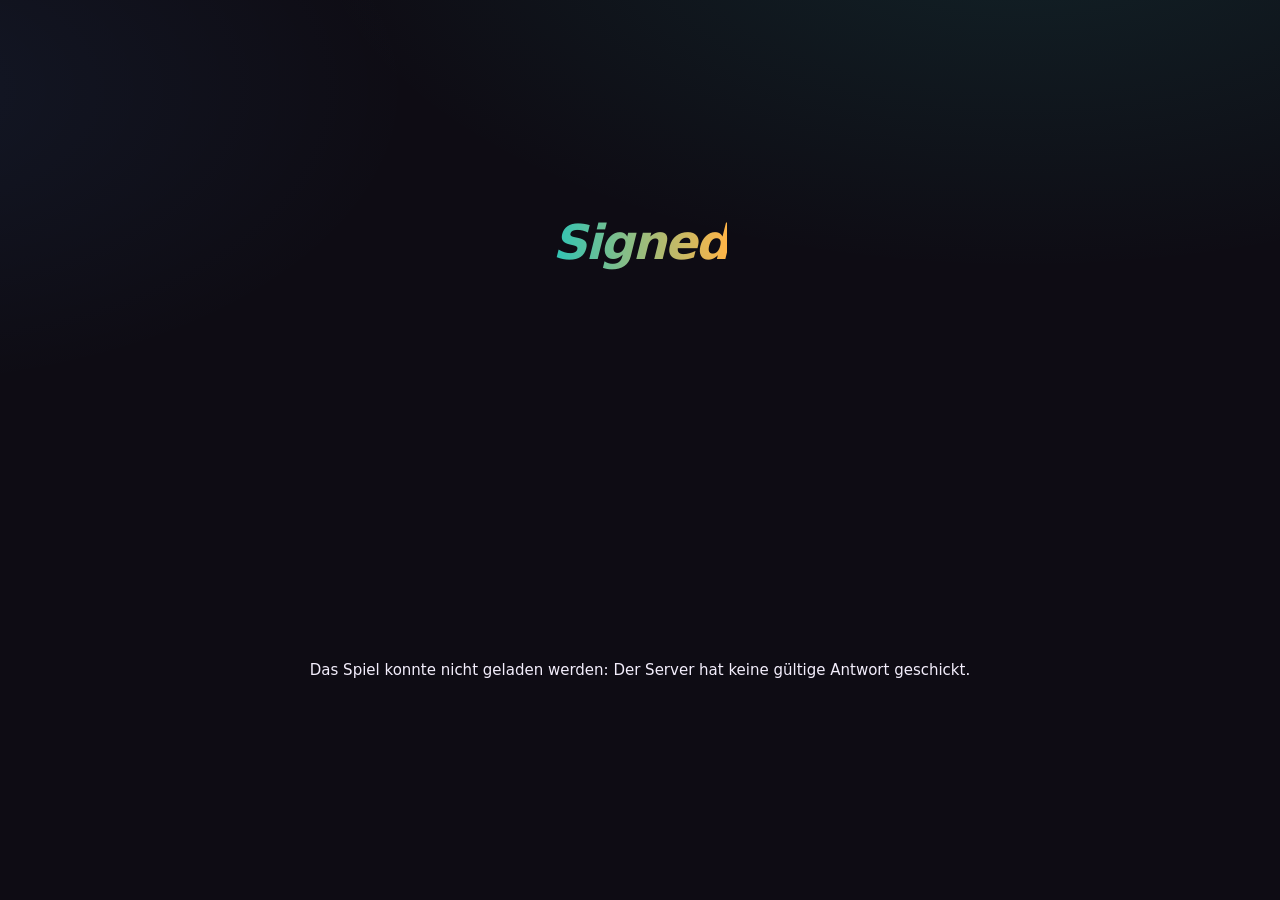
<file: public/index.html>
<!doctype html>
<html lang="de">
<head>
  <meta charset="utf-8">
  <meta name="viewport" content="width=device-width, initial-scale=1, viewport-fit=cover">
  <meta name="theme-color" content="#0e0c14">
  <title>Signed</title>
  <link rel="icon" href="assets/img/favicon.png" type="image/png" sizes="64x64">
  <link rel="icon" href="assets/img/icon-192.png" type="image/png" sizes="192x192">
  <link rel="apple-touch-icon" href="assets/img/apple-touch-icon.png">
  <link rel="manifest" href="manifest.webmanifest">
  <meta name="apple-mobile-web-app-capable" content="yes">
  <meta name="mobile-web-app-capable" content="yes">
  <meta name="apple-mobile-web-app-title" content="Signed">
  <meta name="apple-mobile-web-app-status-bar-style" content="black-translucent">
  <link rel="stylesheet" href="assets/css/app.css">
</head>
<body>
  <div id="app"><div class="boot"><span class="logo">Signed</span></div></div>
  <div id="modal-root"></div>
  <div id="toast-root" aria-live="polite"></div>
  <noscript>Signed braucht JavaScript.</noscript>
  <script type="module" src="assets/js/main.js"></script>
</body>
</html>
</file>
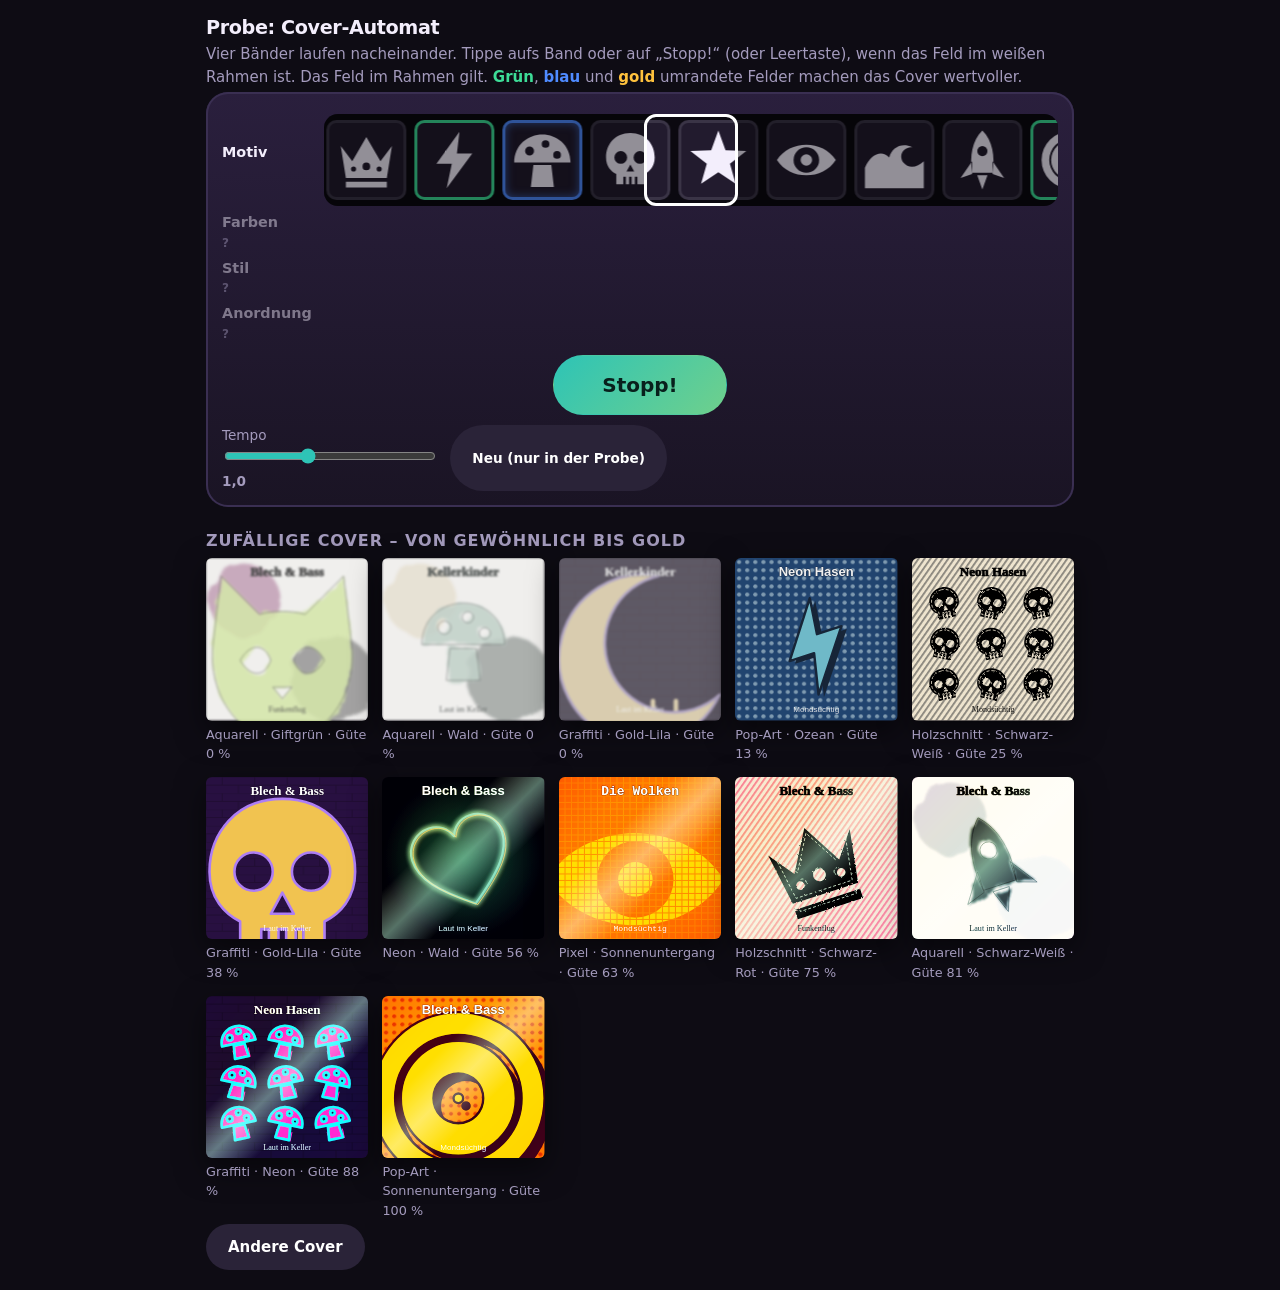
<file: public/probe-cover.html>
<!doctype html>
<html lang="de">
<head>
  <meta charset="utf-8">
  <meta name="viewport" content="width=device-width, initial-scale=1">
  <title>Signed – Probe: Cover-Automat</title>
  <link rel="stylesheet" href="assets/css/app.css">
  <style>
    :root { --gold: #ffc23d; --blue: #4f8bff; --green: #3ddc97; }
    body { margin: 0; font-family: system-ui, sans-serif; color: #f3eefc; background: #0e0c14; }
    main { max-width: 900px; margin: 0 auto; padding: 16px; }
    h1 { font-size: 1.2rem; margin: 0 0 4px; }
    h2 { font-size: 1rem; margin: 24px 0 8px; color: #a49bbd; text-transform: uppercase; letter-spacing: 0.06em; }
    p { color: #a49bbd; margin: 4px 0; }
    button { font: inherit; font-weight: 800; padding: 12px 22px; border-radius: 999px; border: 0; background: #ff4f8b; color: #fff; touch-action: manipulation; }
    button.ghost { background: #2a2338; }
    .machine { background: linear-gradient(180deg, #2a1f3d, #1a1424); border-radius: 22px; padding: 16px; box-shadow: inset 0 0 0 2px #3a2f52; }
    .controls { display: flex; gap: 10px; align-items: center; justify-content: center; margin-top: 14px; flex-wrap: wrap; }
    .stop { font-size: 1.3rem; padding: 16px 48px; }
    .result { display: grid; grid-template-columns: minmax(200px, 320px) 1fr; gap: 20px; align-items: center; margin-top: 18px; }
    @media (max-width: 600px) { .result { grid-template-columns: 1fr; } .reel-row { grid-template-columns: 1fr; } }
    .cover { width: 100%; height: auto; display: block; border-radius: 6px; box-shadow: 0 10px 30px rgba(0, 0, 0, 0.5); }
    .cover-frame { padding: 8px; border-radius: 10px; background: #2a2338; }
    .cover-frame.q1 { background: var(--green); }
    .cover-frame.q2 { background: var(--blue); }
    .cover-frame.q3 { background: linear-gradient(135deg, #fff1b8, var(--gold), #b8860b, var(--gold)); }
    .chips span { display: inline-block; margin: 2px 4px 2px 0; padding: 3px 10px; border-radius: 999px; background: #2a2338; font-size: 0.85rem; font-weight: 700; }
    .chips .r1 { box-shadow: inset 0 0 0 2px var(--green); }
    .chips .r2 { box-shadow: inset 0 0 0 2px var(--blue); }
    .chips .r3 { box-shadow: inset 0 0 0 2px var(--gold); color: var(--gold); }
    .gallery { display: grid; grid-template-columns: repeat(auto-fill, minmax(150px, 1fr)); gap: 14px; }
    .gallery figure { margin: 0; }
    .gallery figcaption { font-size: 0.8rem; color: #a49bbd; margin-top: 4px; }
    .tune { display: flex; gap: 16px; flex-wrap: wrap; font-size: 0.85rem; color: #a49bbd; margin-top: 10px; }
  </style>
</head>
<body>
<main>
  <h1>Probe: Cover-Automat</h1>
  <p>Vier Bänder laufen nacheinander. Tippe aufs Band oder auf „Stopp!“ (oder Leertaste), wenn das Feld im weißen Rahmen ist.
    Das Feld im Rahmen gilt. <b style="color:var(--green)">Grün</b>, <b style="color:var(--blue)">blau</b> und
    <b style="color:var(--gold)">gold</b> umrandete Felder machen das Cover wertvoller.</p>

  <div class="machine">
    <div class="reels"></div>
    <div class="tune">
      <label>Tempo <input type="range" min="0.5" max="1.8" step="0.1" value="1" data-speed> <b data-speed-out>1,0</b></label>
      <button class="ghost" data-restart>Neu (nur in der Probe)</button>
    </div>
  </div>

  <div class="result" hidden></div>

  <h2>Zufällige Cover – von gewöhnlich bis gold</h2>
  <div class="gallery"></div>
  <p><button class="ghost" data-more>Andere Cover</button></p>
</main>
<script type="module">
  import { LAYOUTS, MOTIFS, PALETTES, STYLES, coverQuality, coverSvg } from './assets/js/cover.js';
  import { createCoverMachine, reelLabel } from './assets/js/cover-machine.js';

  const CELLS = 14;
  const RARITY_COUNTS = [8, 3, 2, 1];
  const SPEEDS = [6, 7.5, 9, 10.5];
  const pick = (list) => list[Math.floor(Math.random() * list.length)];
  const shuffle = (list) => list.map((x) => [Math.random(), x]).sort((a, b) => a[0] - b[0]).map((x) => x[1]);
  const OPTIONS = { motif: Object.keys(MOTIFS), palette: Object.keys(PALETTES), style: Object.keys(STYLES), layout: Object.keys(LAYOUTS) };
  const $ = (s) => document.querySelector(s);
  let machine = null;

  function buildReel(key) {
    let pool = [];
    const items = shuffle(RARITY_COUNTS.flatMap((n, r) => Array(n).fill(r))).map((rarity) => {
      if (!pool.length) pool = shuffle(OPTIONS[key]);
      return { key: pool.pop(), rarity };
    });
    return { key, items };
  }

  function start() {
    machine?.destroy();
    $('.result').hidden = true;
    const reels = Object.keys(OPTIONS).map(buildReel);
    const factor = Number($('[data-speed]').value);
    machine = createCoverMachine($('.reels'), { reels, speeds: SPEEDS.map((s) => s * factor), onDone: (picks) => showResult(reels, picks) });
  }

  function showResult(reels, picks) {
    const items = reels.map((r, i) => r.items[picks[i]]);
    const spec = { motif: items[0].key, palette: items[1].key, style: items[2].key, layout: items[3].key, rarity: items.map((p) => p.rarity) };
    const q = coverQuality(spec.rarity);
    const tier = spec.rarity.includes(3) ? 3 : q >= 0.3 ? 2 : q > 0 ? 1 : 0;
    $('.result').hidden = false;
    $('.result').innerHTML = `
      <div class="cover-frame q${tier}">${coverSvg(spec, { band: 'Die Kellerkinder', title: pick(['Laut im Keller', 'Mondsüchtig', 'Funkenflug', 'Zuckerwatte', 'Nachtschicht']) })}</div>
      <div>
        <h2 style="margin-top:0">Dein Cover</h2>
        <div class="chips">${reels.map((r, i) => `<span class="r${items[i].rarity}">${reelLabel(r.key, items[i].key)}</span>`).join('')}</div>
        <p>Cover-Güte <b style="color:#fff">${Math.round(q * 100)} %</b> → Verkauf <b style="color:#fff">+${Math.round(q * 10)} %</b></p>
        <p>${q === 0 ? 'Lauter gewöhnliche Felder: Das Cover sieht blass und etwas verwaschen aus.' : tier === 3 ? 'Gold! Glänzende Folie.' : tier === 2 ? 'Schön klar und mit Glanz.' : 'Schon etwas kräftiger.'}</p>
      </div>`;
  }

  function gallery() {
    const combos = [];
    for (let i = 0; i < 12; i++) {
      const level = Math.floor(i / 3);
      const rarity = [0, 1, 2, 3].map(() => (level === 0 ? 0 : Math.max(0, Math.min(3, level + Math.floor(Math.random() * 3) - 1))));
      combos.push({ motif: pick(OPTIONS.motif), palette: pick(OPTIONS.palette), style: pick(OPTIONS.style), layout: pick(OPTIONS.layout), rarity });
    }
    combos.sort((a, b) => coverQuality(a.rarity) - coverQuality(b.rarity));
    $('.gallery').innerHTML = combos.map((c) => `<figure>${coverSvg(c, { band: pick(['Kellerkinder', 'Neon Hasen', 'Die Wolken', 'Blech & Bass']), title: pick(['Laut im Keller', 'Mondsüchtig', 'Funkenflug']) })}
      <figcaption>${STYLES[c.style].name} · ${PALETTES[c.palette].name} · Güte ${Math.round(coverQuality(c.rarity) * 100)} %</figcaption></figure>`).join('');
  }

  document.addEventListener('click', (e) => {
    if (e.target.closest('[data-restart]')) start();
    if (e.target.closest('[data-more]')) gallery();
  });
  $('[data-speed]').addEventListener('input', (e) => { $('[data-speed-out]').textContent = Number(e.target.value).toFixed(1).replace('.', ','); });
  start();
  gallery();
</script>
</body>
</html>
</file>
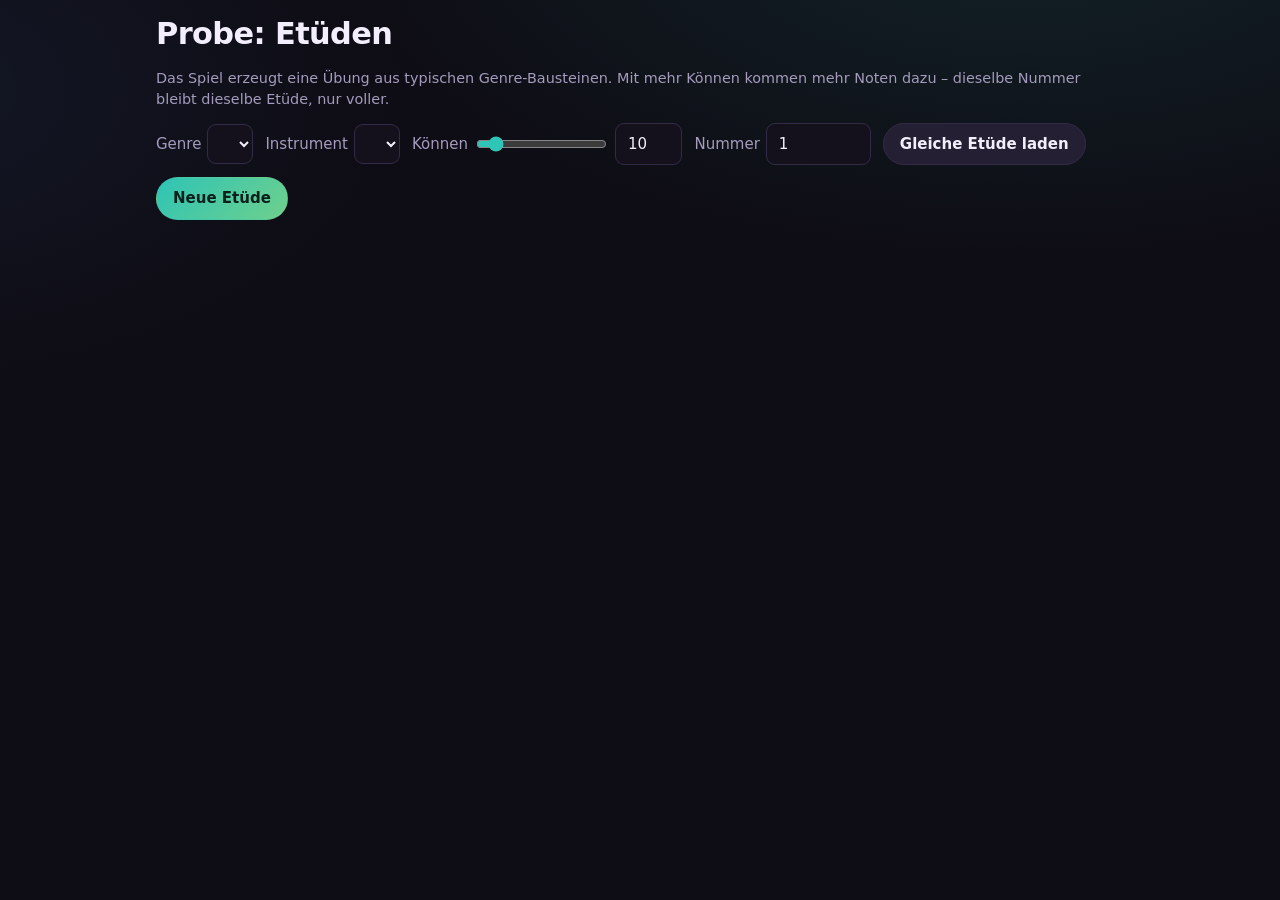
<file: public/probe-etuede.html>
<!doctype html>
<html lang="de">
<head>
  <meta charset="utf-8">
  <meta name="viewport" content="width=device-width, initial-scale=1">
  <title>Signed – Probe: Etüden</title>
  <link rel="stylesheet" href="assets/css/app.css">
  <style>
    main { max-width: 1000px; margin: 0 auto; padding: 16px; }
    .controls { display: flex; flex-wrap: wrap; gap: 12px; align-items: center; margin: 12px 0; }
    .controls label { display: flex; gap: 6px; align-items: center; color: var(--muted); }
    .info { color: var(--muted); font-size: 0.9rem; margin: 6px 0 12px; }
    .info b { color: var(--text); }
    .stage-box { min-height: 420px; }
    .result { margin-top: 10px; }
  </style>
</head>
<body>
<main>
  <h1>Probe: Etüden <small class="muted" data-version style="font-size:0.9rem"></small></h1>
  <p class="info">Das Spiel erzeugt eine Übung aus typischen Genre-Bausteinen. Mit mehr Können kommen mehr Noten dazu – dieselbe Nummer bleibt dieselbe Etüde, nur voller.</p>
  <div class="controls">
    <label>Genre <select data-genre></select></label>
    <label>Instrument <select data-instrument></select></label>
    <label>Können <input type="range" min="0" max="100" value="10" data-skill> <input type="number" min="0" max="100" value="10" data-skill-num style="width:4.5em"></label>
    <label>Nummer <input type="number" min="1" max="999999" value="1" data-seed style="width:7em"></label>
    <button class="btn" data-same>Gleiche Etüde laden</button>
    <button class="btn primary" data-new>Neue Etüde</button>
  </div>
  <p class="info" data-meta></p>
  <div class="stage-box"></div>
  <div class="result info"></div>
</main>
<script type="module">
  import { app } from './assets/js/core.js';
  import { createMinigame } from './assets/js/minigame.js';
  import { PITCH_VERSION } from './assets/js/pitch.js';

  const $ = (s) => document.querySelector(s);
  const session = await (await fetch('api.php?a=session')).json();
  app.catalog = session.catalog;
  const c = app.catalog;
  $('[data-genre]').innerHTML = Object.entries(c.genres).map(([k, g]) => `<option value="${k}">${g.name}</option>`).join('');
  $('[data-instrument]').innerHTML = Object.entries(c.instruments).map(([k, i]) => `<option value="${k}">${i.name}</option>`).join('');
  $('[data-version]').textContent = `Version ${PITCH_VERSION}`;
  // Regler und Zahlenfeld zeigen dasselbe; beides lädt beim Ändern dieselbe Etüde neu.
  $('[data-skill]').addEventListener('input', (e) => { $('[data-skill-num]').value = e.target.value; });
  $('[data-skill-num]').addEventListener('change', (e) => {
    const value = Math.max(0, Math.min(100, Number(e.target.value) || 0));
    e.target.value = value;
    $('[data-skill]').value = value;
    load($('[data-seed]').value);
  });
  // Können verstellt: dieselbe Etüde mit der neuen Schwierigkeit laden (sonst spielt man noch die alte).
  $('[data-skill]').addEventListener('change', () => load($('[data-seed]').value));
  $('[data-genre]').addEventListener('change', () => load(null));
  $('[data-instrument]').addEventListener('change', () => load(null));
  let mg = null;
  let ticket = 0;

  async function load(seed) {
    const mine = ++ticket;
    mg?.destroy();
    const body = { genre: $('[data-genre]').value, instrument: $('[data-instrument]').value, skill: Number($('[data-skill]').value) };
    if (seed) body.seed = Number(seed);
    const res = await (await fetch('api.php?a=etudePreview', { method: 'POST', headers: { 'Content-Type': 'application/json', 'X-Signed': '1' }, body: JSON.stringify(body) })).json();
    if (mine !== ticket) return; // inzwischen wurde schon eine andere Etüde angefordert
    if (!res.ok) { $('[data-meta]').textContent = res.error; return; }
    const game = res.game;
    $('[data-seed]').value = game.seed;
    const e = game.etude;
    const keys = ['C', 'C#', 'D', 'D#', 'E', 'F', 'F#', 'G', 'G#', 'A', 'A#', 'H'];
    $('[data-meta]').innerHTML = `Nummer <b>${game.seed}</b> · ${game.bpm} BPM · ${e.meter}/4-Takt · Tonart <b>${keys[(e.key + 12) % 12]}</b> · Akkorde <b>${e.chords.join(' – ')}</b> · <b>${game.count}</b> Noten${game.mode === 'pitch' ? ` · Trefferfeld <b>±${game.tolerance}</b> · Schonzeit <b>${Math.round((game.grace ?? 1) * 100)} %</b>` : ''} · Können <b>${$('[data-skill]').value}</b>`;
    $('.result').textContent = '';
    $('.stage-box').innerHTML = '';
    mg = createMinigame($('.stage-box'), game);
    const outcome = await mg.play();
    if (outcome && !outcome.aborted) {
      const total = outcome.perfect + outcome.good + outcome.miss;
      $('.result').innerHTML = `Perfekt <b>${outcome.perfect}</b> · Gut <b>${outcome.good}</b> · Daneben <b>${outcome.miss}</b> von ${total}`;
      mg.showResult(`<p>Perfekt ${outcome.perfect} · Gut ${outcome.good} · Daneben ${outcome.miss}</p>`, [
        { label: 'Nochmal', cls: 'primary', onClick: () => load(game.seed) },
      ]);
    }
  }
  $('[data-new]').addEventListener('click', () => load(null));
  $('[data-same]').addEventListener('click', () => load($('[data-seed]').value));
  load(null);
</script>
</body>
</html>
</file>
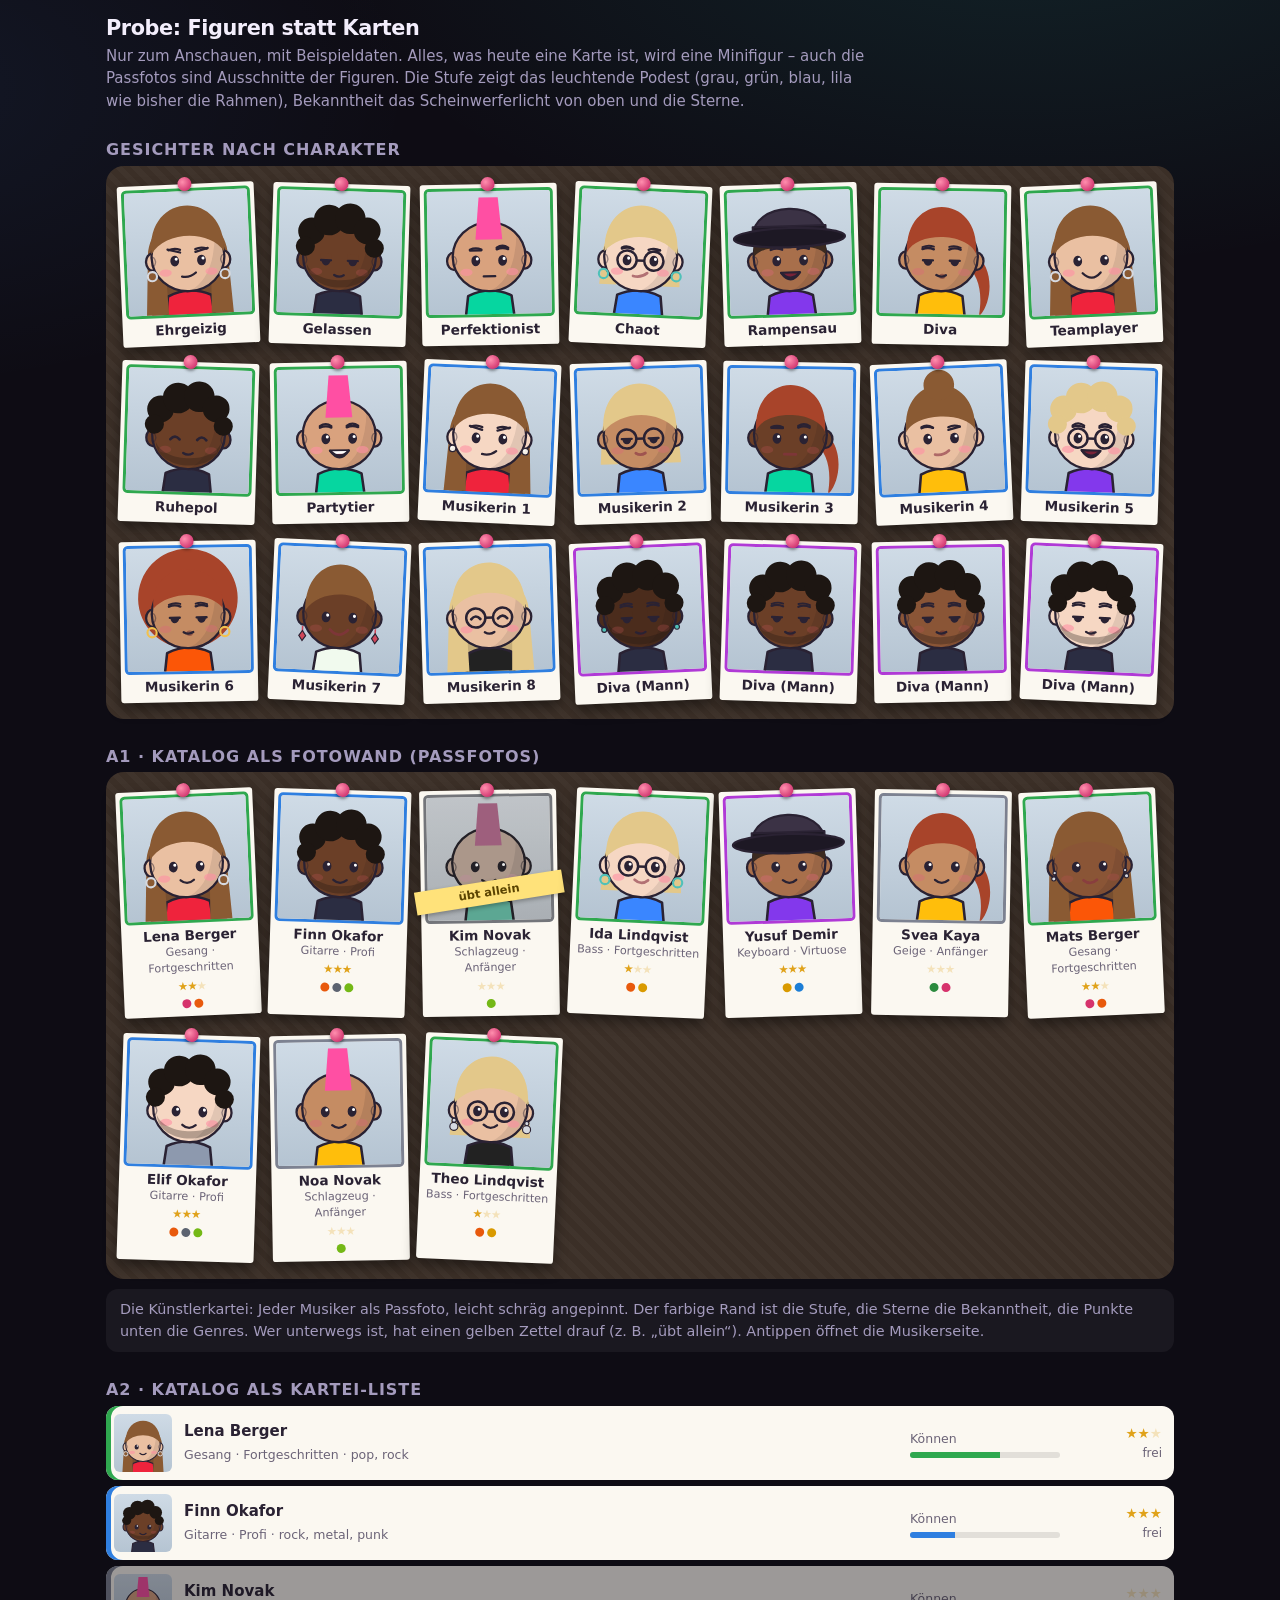
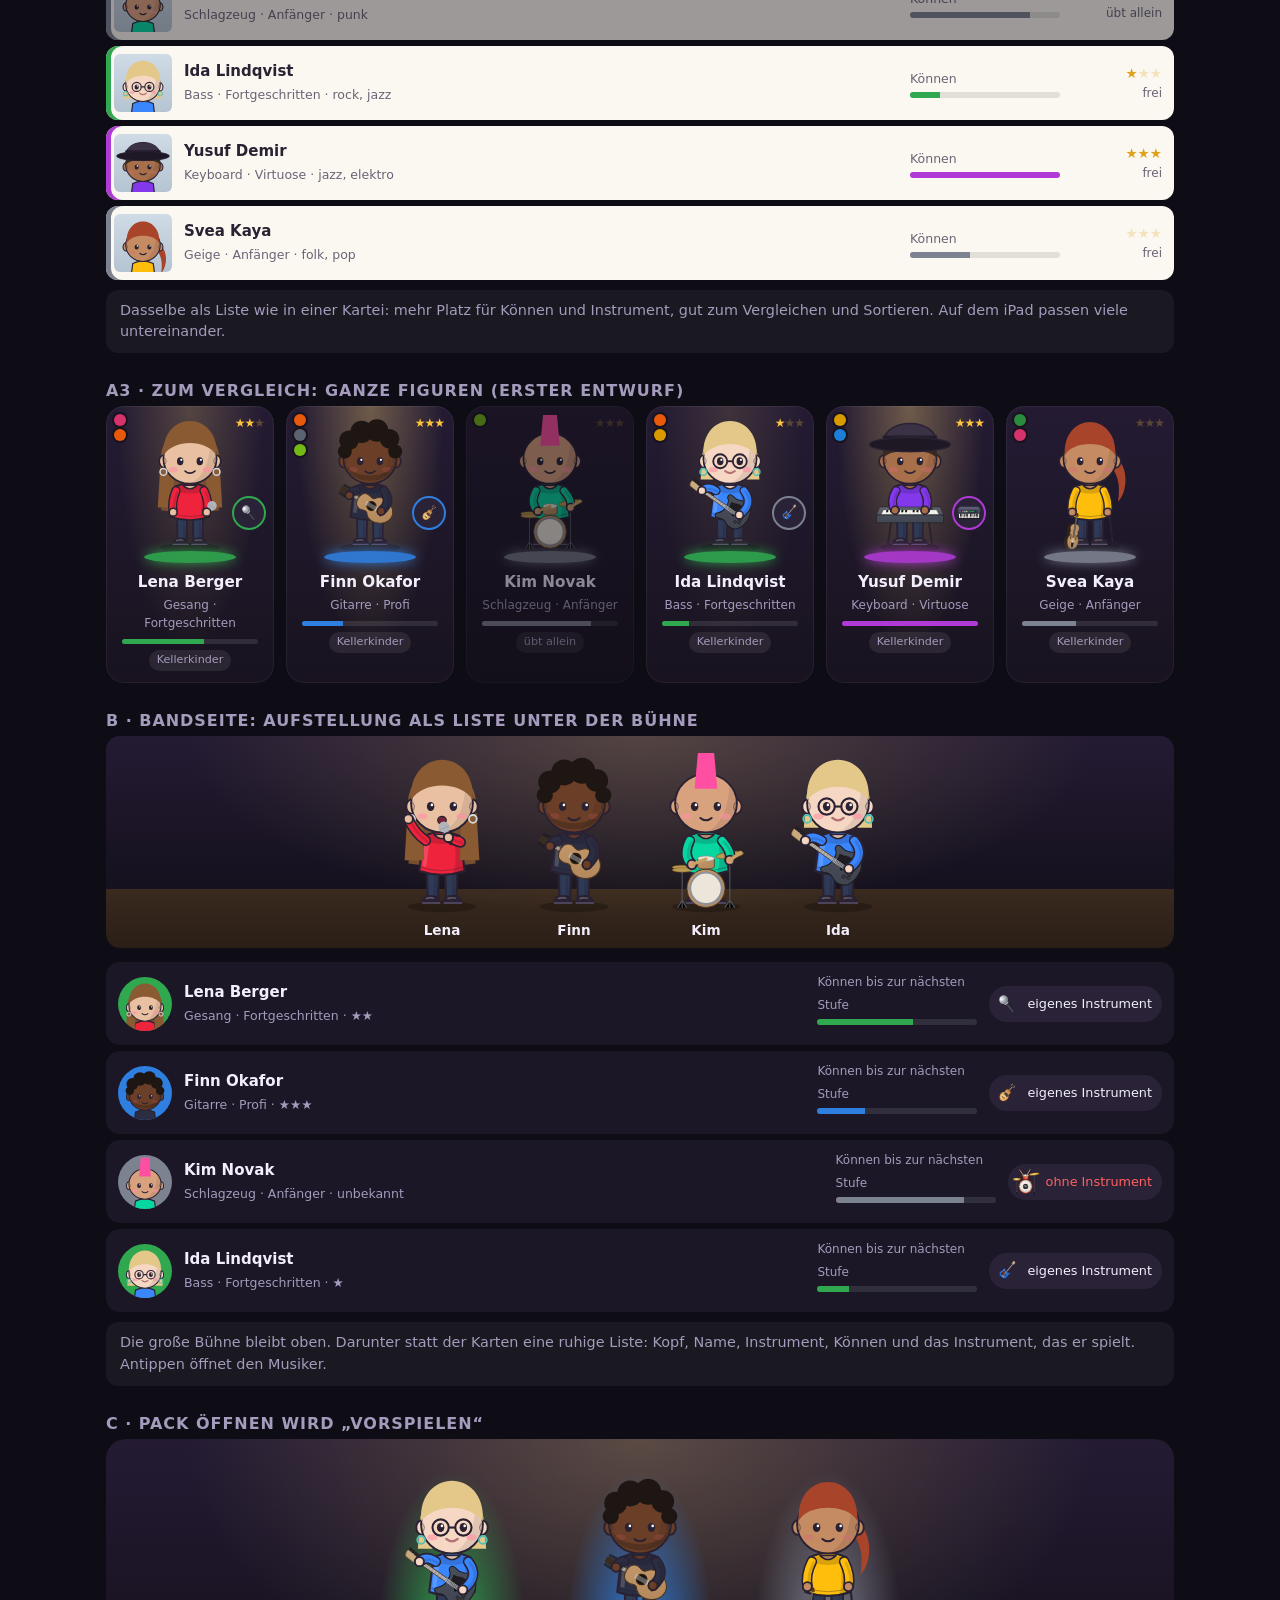
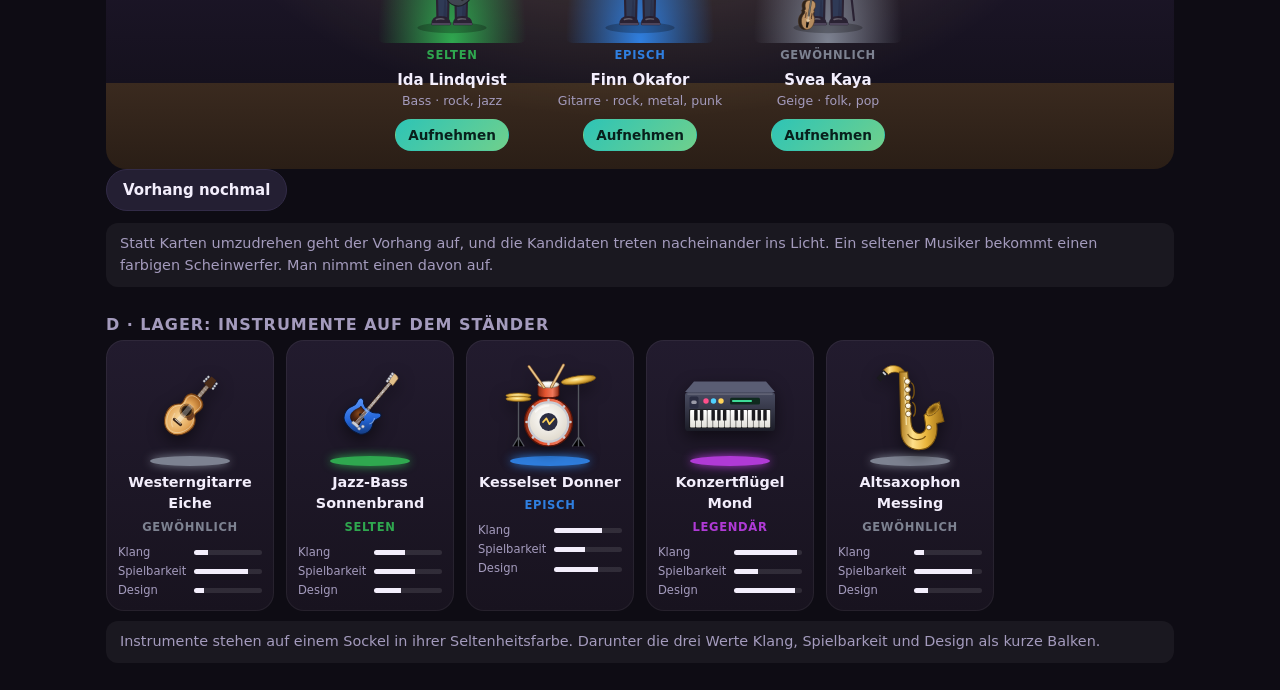
<file: public/probe-figuren.html>
<!doctype html>
<html lang="de">
<head>
  <meta charset="utf-8">
  <meta name="viewport" content="width=device-width, initial-scale=1">
  <title>Signed – Probe: Figuren statt Karten</title>
  <link rel="stylesheet" href="assets/css/app.css">
  <style>
    body { margin: 0; }
    main { max-width: 1100px; margin: 0 auto; padding: 16px; }
    h1 { font-size: 1.3rem; margin: 0 0 4px; }
    h2 { font-size: 1rem; margin: 28px 0 6px; color: var(--muted); text-transform: uppercase; letter-spacing: 0.06em; }
    .lead { color: var(--muted); margin: 0 0 10px; max-width: 760px; }
    /* Stufenfarben wie bisher die Kartenrahmen: grau, grün, blau, lila. */
    .l0 { --lvl: #7d8291; } .l1 { --lvl: #2fa84f; } .l2 { --lvl: #2f7fe0; } .l3 { --lvl: #b03ad6; }

    /* ---------- A: Katalog ---------- */
    .roster { display: grid; grid-template-columns: repeat(auto-fill, minmax(150px, 1fr)); gap: 12px; }
    .pin { position: relative; border-radius: 18px; padding: 10px 10px 12px; text-align: center; cursor: pointer;
      background: radial-gradient(ellipse at 50% 0%, rgba(255, 214, 120, var(--spot, 0)), transparent 62%), linear-gradient(180deg, #241b33, #18131f);
      box-shadow: inset 0 0 0 1px rgba(255,255,255,0.06); }
    .pin.busy { opacity: 0.55; }
    .pin .fig-wrap { position: relative; width: 112px; margin: 0 auto; }
    .pin .podest { height: 12px; margin: -10px auto 0; width: 92px; border-radius: 50%; background: var(--lvl); box-shadow: 0 0 12px var(--lvl); opacity: 0.9; }
    .pin .name { font-weight: 800; margin-top: 8px; font-size: 0.95rem; }
    .pin .sub { font-size: 0.75rem; color: var(--muted); display: flex; justify-content: center; gap: 4px; align-items: center; margin-top: 2px; }
    .pin .genres { position: absolute; top: 8px; left: 8px; display: flex; flex-direction: column; gap: 3px; }
    .pin .genres i { width: 12px; height: 12px; border-radius: 50%; display: block; box-shadow: 0 0 0 2px #18131f; }
    .pin .stars { position: absolute; top: 8px; right: 10px; color: #ffc23d; font-size: 0.75rem; letter-spacing: -1px; }
    .pin .bar { height: 5px; border-radius: 3px; background: rgba(255,255,255,0.1); margin: 7px 6px 0; overflow: hidden; }
    .pin .bar b { display: block; height: 100%; background: var(--lvl); }
    .pin .tag { display: inline-block; margin-top: 6px; font-size: 0.7rem; padding: 2px 8px; border-radius: 999px; background: rgba(255,255,255,0.08); color: var(--muted); }
    .pin .gear { position: absolute; top: 92px; right: 10px; width: 30px; height: 30px; border-radius: 50%; background: #2a2338; display: grid; place-items: center; box-shadow: 0 0 0 2px var(--g-rar, #555); }
    .pin .gear svg { width: 24px; height: 24px; }

    /* ---------- A1: Fotowand ---------- */
    .wall { display: grid; grid-template-columns: repeat(auto-fill, minmax(118px, 1fr)); gap: 18px 14px; padding: 18px 14px;
      border-radius: 18px; background: #3b2f27 repeating-linear-gradient(45deg, rgba(255,255,255,0.025) 0 6px, transparent 6px 12px); }
    .photo { position: relative; background: #fbf8f1; padding: 7px 7px 8px; border-radius: 3px; color: #2a2233; text-align: center; cursor: pointer;
      box-shadow: 0 6px 14px rgba(0,0,0,0.45); transform: rotate(var(--r, 0deg)); transition: transform 0.15s; }
    .photo:hover { transform: rotate(0) scale(1.04); }
    .photo::before { content: ''; position: absolute; top: -7px; left: 50%; width: 14px; height: 14px; margin-left: -7px; border-radius: 50%;
      background: radial-gradient(circle at 35% 35%, #ff8fae, #c2185b); box-shadow: 0 2px 3px rgba(0,0,0,0.4); }
    .photo .pic { aspect-ratio: 1; border-radius: 2px; overflow: hidden; background: linear-gradient(180deg, #cfdbe6, #b5c4d2); box-shadow: 0 0 0 3px var(--lvl); }
    .photo .pic svg { width: 100%; height: 100%; display: block; }
    .pic.fig-stage, .head.fig-stage { display: block; padding: 0; margin: 0; border-radius: inherit; }
    .photo .pic.fig-stage { background: linear-gradient(180deg, #cfdbe6, #b5c4d2); border-radius: 2px; }
    .krow .pic.fig-stage { background: linear-gradient(180deg, #cfdbe6, #b5c4d2); border-radius: 6px; }
    .fp-row .head.fig-stage { background: var(--lvl); border-radius: 50%; }
    .pic .fig-member, .head .fig-member { display: block; width: 100%; min-width: 0; height: 100%; }
    .photo .nm { font-weight: 800; font-size: 0.85rem; margin-top: 7px; line-height: 1.1; }
    .photo .in { font-size: 0.7rem; color: #6b6377; }
    .photo .st { color: #e0a21a; font-size: 0.72rem; letter-spacing: -1px; }
    .photo .dots { display: flex; gap: 3px; justify-content: center; margin-top: 3px; }
    .photo .dots i { width: 9px; height: 9px; border-radius: 50%; display: block; }
    .photo .away { position: absolute; top: 40%; left: -6px; right: -6px; transform: rotate(-8deg); background: #ffe27a; color: #5a4300;
      font-size: 0.72rem; font-weight: 800; padding: 3px 0; box-shadow: 0 2px 4px rgba(0,0,0,0.3); }
    .photo.busy .pic { filter: grayscale(0.6) brightness(0.9); }
    /* ---------- A2: Kartei-Liste ---------- */
    .file { display: grid; gap: 6px; }
    .krow { display: grid; grid-template-columns: 58px 1fr 150px 90px; gap: 12px; align-items: center; padding: 8px 12px 8px 8px; border-radius: 12px;
      background: #fbf8f1; color: #2a2233; box-shadow: inset 5px 0 0 var(--lvl); }
    .krow .pic { width: 58px; height: 58px; border-radius: 6px; overflow: hidden; background: linear-gradient(180deg, #cfdbe6, #b5c4d2); }
    .krow .pic svg { width: 100%; height: 100%; display: block; }
    .krow b { display: block; }
    .krow small { color: #6b6377; }
    .krow .bar { height: 6px; border-radius: 3px; background: rgba(0,0,0,0.1); overflow: hidden; margin-top: 3px; }
    .krow .bar b { height: 100%; background: var(--lvl); }
    .krow .kside { text-align: right; font-size: 0.75rem; color: #6b6377; }
    .krow .kside .st { color: #e0a21a; font-size: 0.85rem; }
    .krow.busy { opacity: 0.6; }

    /* ---------- B: Band-Aufstellung ---------- */
    .fp-lineup { display: grid; gap: 6px; }
    .fp-row { display: grid; grid-template-columns: 54px 1fr auto auto; gap: 12px; align-items: center; padding: 8px 12px; border-radius: 14px; background: var(--panel, #1c1726); }
    .fp-row .head { width: 54px; height: 54px; border-radius: 50%; overflow: hidden; background: var(--lvl); }
    .fp-row .head svg { width: 100%; height: 100%; }
    .fp-row .who b { display: block; }
    .fp-row .who small { color: var(--muted); }
    .fp-row .meter { width: 160px; }
    .fp-row .meter .bar { height: 6px; border-radius: 3px; background: rgba(255,255,255,0.1); overflow: hidden; margin-top: 4px; }
    .fp-row .meter .bar b { display: block; height: 100%; background: var(--lvl); }
    .fp-row .meter span { font-size: 0.75rem; color: var(--muted); }
    .fp-row .gearchip { display: flex; align-items: center; gap: 6px; font-size: 0.8rem; padding: 4px 10px 4px 4px; border-radius: 999px; background: #2a2338; }
    .fp-row .gearchip svg { width: 28px; height: 28px; }

    /* ---------- C: Casting ---------- */
    .casting { position: relative; border-radius: 20px; overflow: hidden; padding: 30px 16px 18px;
      background: radial-gradient(ellipse at 50% 0%, rgba(255, 214, 120, 0.25), transparent 60%), linear-gradient(180deg, #241b33, #15111e 74%, #3a2a1f 74%, #2a1e16); }
    .casting .curtain { position: absolute; top: 0; bottom: 0; width: 50%; background: repeating-linear-gradient(90deg, #8d1c2e 0 18px, #6e1424 18px 36px); transition: transform 1.2s ease; z-index: 2; }
    .casting .curtain.l { left: 0; } .casting .curtain.r { right: 0; }
    .casting.open .curtain.l { transform: translateX(-100%); } .casting.open .curtain.r { transform: translateX(100%); }
    .casting .acts { display: flex; justify-content: center; gap: 18px; flex-wrap: wrap; }
    .act { width: 170px; text-align: center; opacity: 0; transform: translateY(14px); transition: opacity 0.5s, transform 0.5s; }
    .casting.open .act { opacity: 1; transform: none; }
    .casting.open .act:nth-child(2) { transition-delay: 0.5s; } .casting.open .act:nth-child(3) { transition-delay: 0.9s; }
    .act .spot { width: 150px; margin: 0 auto; padding-top: 6px; border-radius: 50% 50% 8px 8px / 30% 30% 8px 8px; background: radial-gradient(ellipse at 50% 100%, var(--lvl), transparent 70%); }
    .act b { display: block; margin-top: 4px; }
    .act small { color: var(--muted); display: block; }
    .act button { margin-top: 8px; }
    .rarity { font-size: 0.72rem; font-weight: 800; text-transform: uppercase; letter-spacing: 0.06em; color: var(--lvl); }

    /* ---------- D: Instrumente ---------- */
    .racks { display: grid; grid-template-columns: repeat(auto-fill, minmax(150px, 1fr)); gap: 12px; }
    .rack { border-radius: 18px; padding: 12px; text-align: center; background: linear-gradient(180deg, #221b2e, #18131f); box-shadow: inset 0 0 0 1px rgba(255,255,255,0.06); }
    .rack .stand { position: relative; height: 110px; display: grid; place-items: center; }
    .rack .stand svg { width: 96px; height: 96px; filter: drop-shadow(0 6px 8px rgba(0,0,0,0.5)); }
    .rack .plinth { height: 10px; width: 80px; margin: -6px auto 6px; border-radius: 50%; background: var(--lvl); box-shadow: 0 0 10px var(--lvl); }
    .rack b { display: block; font-size: 0.9rem; }
    .rack .vals { display: grid; grid-template-columns: auto 1fr; gap: 2px 8px; font-size: 0.72rem; color: var(--muted); margin-top: 6px; text-align: left; align-items: center; }
    .rack .vals i { height: 5px; border-radius: 3px; background: rgba(255,255,255,0.1); overflow: hidden; display: block; }
    .rack .vals i b { height: 100%; background: #f3eefc; }
    .note { background: rgba(255,255,255,0.05); border-radius: 12px; padding: 10px 14px; color: var(--muted); font-size: 0.9rem; margin-top: 10px; }
  </style>
</head>
<body>
<main>
  <h1>Probe: Figuren statt Karten</h1>
  <p class="lead">Nur zum Anschauen, mit Beispieldaten. Alles, was heute eine Karte ist, wird eine Minifigur – auch die Passfotos sind Ausschnitte der Figuren. Die Stufe zeigt das leuchtende Podest (grau, grün, blau, lila wie bisher die Rahmen), Bekanntheit das Scheinwerferlicht von oben und die Sterne.</p>

  <h2>Gesichter nach Charakter</h2>
  <div class="wall" data-moods></div>

  <h2>A1 · Katalog als Fotowand (Passfotos)</h2>
  <div class="wall" data-wall></div>
  <p class="note">Die Künstlerkartei: Jeder Musiker als Passfoto, leicht schräg angepinnt. Der farbige Rand ist die Stufe, die Sterne die Bekanntheit, die Punkte unten die Genres. Wer unterwegs ist, hat einen gelben Zettel drauf (z. B. „übt allein“). Antippen öffnet die Musikerseite.</p>

  <h2>A2 · Katalog als Kartei-Liste</h2>
  <div class="file" data-file></div>
  <p class="note">Dasselbe als Liste wie in einer Kartei: mehr Platz für Können und Instrument, gut zum Vergleichen und Sortieren. Auf dem iPad passen viele untereinander.</p>

  <h2>A3 · Zum Vergleich: ganze Figuren (erster Entwurf)</h2>
  <div class="roster" data-roster></div>

  <h2>B · Bandseite: Aufstellung als Liste unter der Bühne</h2>
  <div class="fig-stage" data-stage></div>
  <div class="fp-lineup" data-lineup></div>
  <p class="note">Die große Bühne bleibt oben. Darunter statt der Karten eine ruhige Liste: Kopf, Name, Instrument, Können und das Instrument, das er spielt. Antippen öffnet den Musiker.</p>

  <h2>C · Pack öffnen wird „Vorspielen“</h2>
  <div class="casting" data-casting>
    <div class="curtain l"></div><div class="curtain r"></div>
    <div class="acts" data-acts></div>
  </div>
  <p><button class="btn" data-again>Vorhang nochmal</button></p>
  <p class="note">Statt Karten umzudrehen geht der Vorhang auf, und die Kandidaten treten nacheinander ins Licht. Ein seltener Musiker bekommt einen farbigen Scheinwerfer. Man nimmt einen davon auf.</p>

  <h2>D · Lager: Instrumente auf dem Ständer</h2>
  <div class="racks" data-racks></div>
  <p class="note">Instrumente stehen auf einem Sockel in ihrer Seltenheitsfarbe. Darunter die drei Werte Klang, Spielbarkeit und Design als kurze Balken.</p>
</main>
<script type="module">
  import { figure, portrait } from './assets/js/figure.js';
  import { avatar } from './assets/js/avatar.js';
  import { instrumentSvg } from './assets/js/icons.js';

  const GENRE = { pop: '#d6336c', rock: '#e8590c', metal: '#5c6370', punk: '#74b816', jazz: '#d99a00', elektro: '#1c7ed6', hiphop: '#7048e8', folk: '#2b8a3e' };
  const INSTR = { guitar: 'Gitarre', bass: 'Bass', drums: 'Schlagzeug', vocals: 'Gesang', keys: 'Keyboard', sax: 'Saxophon', violin: 'Geige', turntables: 'Turntables', trumpet: 'Trompete', flute: 'Flöte' };
  const LEVEL = ['Anfänger', 'Fortgeschritten', 'Profi', 'Virtuose'];
  const look = (gender, skin, hair, hairColor, shirt, extra = {}) => ({ gender, skin, hair, hairColor, shirt, beard: 'none', glasses: 'none', hat: 'none', ...extra });
  const people = [
    { first: 'Lena', last: 'Berger', instr: 'vocals', level: 1, skill: 0.6, fame: 2, genres: ['pop', 'rock'], look: look('f', '#eac0a2', 'lang', '#8a5a33', '#ef233c'), gear: 'rare' },
    { first: 'Finn', last: 'Okafor', instr: 'guitar', level: 2, skill: 0.3, fame: 3, genres: ['rock', 'metal', 'punk'], look: look('m', '#6b3f27', 'locken', '#1d1612', '#2b2d42', { beard: 'stubble' }), gear: 'epic' },
    { first: 'Kim', last: 'Novak', instr: 'drums', level: 0, skill: 0.8, fame: 0, genres: ['punk'], look: look('d', '#d9a27e', 'irokese', '#ff4fa3', '#06d6a0'), busy: 'übt allein' },
    { first: 'Ida', last: 'Lindqvist', instr: 'bass', level: 1, skill: 0.2, fame: 1, genres: ['rock', 'jazz'], look: look('f', '#f6d7c3', 'bob', '#e3c88a', '#3a86ff', { glasses: 'round' }), gear: 'common' },
    { first: 'Yusuf', last: 'Demir', instr: 'keys', level: 3, skill: 1, fame: 3, genres: ['jazz', 'elektro'], look: look('m', '#a86f4b', 'kurz', '#3b2a20', '#8338ec', { hat: 'fedora' }), gear: 'legendary' },
    { first: 'Svea', last: 'Kaya', instr: 'violin', level: 0, skill: 0.4, fame: 0, genres: ['folk', 'pop'], look: look('f', '#c58c63', 'zopf', '#a8442a', '#ffbe0b') },
  ];
  const RAR = { common: 'l0', rare: 'l1', epic: 'l2', legendary: 'l3' };
  const RAR_COLOR = { common: '#7d8291', rare: '#2fa84f', epic: '#2f7fe0', legendary: '#b03ad6' };
  const stars = (n) => '★'.repeat(n) + '<span style="opacity:.25">' + '★'.repeat(3 - n) + '</span>';
  const genreDots = (g) => g.map((k) => `<i style="background:${GENRE[k]}" title="${k}"></i>`).join('');
  const $ = (s) => document.querySelector(s);

  const tilt = (i) => ['-2.5deg', '1.8deg', '-1deg', '2.6deg', '-1.8deg', '1deg'][i % 6];
  // Gesichter: alle neun Charaktere nebeneinander
  const MOOD_NAMES = { ehrgeizig: 'Ehrgeizig', gelassen: 'Gelassen', perfektionist: 'Perfektionist', chaot: 'Chaot', rampensau: 'Rampensau', diva: 'Diva', teamplayer: 'Teamplayer', ruhepol: 'Ruhepol', partytier: 'Partytier' };
  $('[data-moods]').innerHTML = Object.entries(MOOD_NAMES).map(([k, n], i) => `
    <div class="photo l1" style="--r:${tilt(i)}"><div class="pic fig-stage idle"><div class="fig-member" style="--d:${-i}s">${portrait(people[i % people.length].look, k)}</div></div><div class="nm">${n}</div></div>`).join('')
    + ['#ef233c', '#3a86ff', '#06d6a0', '#ffbe0b', '#8338ec', '#fb5607', '#f1faee', '#222222'].map((shirt, i) => {
      const l = { ...people[[0, 3, 5][i % 3]].look, shirt, skin: ['#f6d7c3', '#c58c63', '#6b3f27', '#eac0a2'][i % 4], hair: ['lang', 'bob', 'zopf', 'dutt', 'locken', 'afro', 'kurz', 'lang'][i] };
      return `<div class="photo l2" style="--r:${tilt(i + 3)}"><div class="pic fig-stage idle"><div class="fig-member" style="--d:${-i * 0.7}s">${portrait(l, Object.keys(MOOD_NAMES)[i])}</div></div><div class="nm">Musikerin ${i + 1}</div></div>`;
    }).join('')
    + ['#4b2c1c', '#6b3f27', '#8a5536', '#f6d7c3'].map((skin, i) => `<div class="photo l3" style="--r:${tilt(i)}"><div class="pic fig-stage idle"><div class="fig-member" style="--d:${-i}s">${portrait({ ...people[1].look, skin, gender: 'm' }, 'diva')}</div></div><div class="nm">Diva (Mann)</div></div>`).join('');
  // A1 + A2
  $('[data-wall]').innerHTML = [...people, ...people.slice(0, 4).map((p, i) => ({ ...p, first: ['Mats', 'Elif', 'Noa', 'Theo'][i], look: { ...p.look, shirt: ['#fb5607', '#8d99ae', '#ffbe0b', '#222222'][i], skin: ['#8a5536', '#f6d7c3', '#c58c63', '#eac0a2'][i] }, busy: null }))].map((p, i) => `
    <div class="photo l${p.level} ${p.busy ? 'busy' : ''}" style="--r:${tilt(i)}">
      <div class="pic fig-stage idle"><div class="fig-member" style="--d:${(-i * 1.37).toFixed(2)}s">${portrait(p.look)}</div></div>
      ${p.busy ? `<div class="away">${p.busy}</div>` : ''}
      <div class="nm">${p.first} ${p.last}</div>
      <div class="in">${INSTR[p.instr]} · ${LEVEL[p.level]}</div>
      <div class="st">${stars(p.fame)}</div>
      <div class="dots">${p.genres.map((k) => `<i style="background:${GENRE[k]}"></i>`).join('')}</div>
    </div>`).join('');
  $('[data-file]').innerHTML = people.map((p) => `
    <div class="krow l${p.level} ${p.busy ? 'busy' : ''}">
      <span class="pic fig-stage idle"><span class="fig-member" style="--d:${(-people.indexOf(p) * 1.37).toFixed(2)}s">${portrait(p.look)}</span></span>
      <span><b>${p.first} ${p.last}</b><small>${INSTR[p.instr]} · ${LEVEL[p.level]} · ${p.genres.join(', ')}</small></span>
      <span><small>Können</small><span class="bar"><b style="display:block;width:${p.skill * 100}%"></b></span></span>
      <span class="kside"><span class="st">${stars(p.fame)}</span><br>${p.busy ?? 'frei'}</span>
    </div>`).join('');

  // A3
  $('[data-roster]').innerHTML = people.map((p) => `
    <div class="pin l${p.level} ${p.busy ? 'busy' : ''}" style="--spot:${[0, 0.12, 0.22, 0.34][p.fame]}">
      <div class="genres">${genreDots(p.genres)}</div>
      <div class="stars">${stars(p.fame)}</div>
      <div class="fig-stage idle" style="background:none;padding:0;margin:0"><div class="fig-member" style="width:112px;margin:0 auto;--d:${(-people.indexOf(p) * 1.3).toFixed(2)}s">${figure(p.look, p.instr)}</div></div>
      <div class="podest"></div>
      ${p.gear ? `<span class="gear" style="--g-rar:${RAR_COLOR[p.gear]}">${instrumentSvg(p.instr) ?? ''}</span>` : ''}
      <div class="name">${p.first} ${p.last}</div>
      <div class="sub">${INSTR[p.instr]} · ${LEVEL[p.level]}</div>
      <div class="bar"><b style="width:${p.skill * 100}%"></b></div>
      ${p.busy ? `<span class="tag">${p.busy}</span>` : '<span class="tag">Kellerkinder</span>'}
    </div>`).join('');

  // B
  const band = people.slice(0, 4).map((p, i) => ({ id: i + 1, firstName: p.first, look: p.look, instruments: [{ type: p.instr }], bandSlot: 1 }));
  $('[data-stage]').innerHTML = band.map((m) => `<div class="fig-member" style="--d:${-m.id}s">${figure(m.look, m.instruments[0].type)}<b>${m.firstName}</b></div>`).join('');
  $('[data-lineup]').innerHTML = people.slice(0, 4).map((p) => `
    <div class="fp-row l${p.level}">
      <span class="head fig-stage idle"><span class="fig-member" style="--d:${(-people.indexOf(p) * 1.9).toFixed(2)}s">${portrait(p.look)}</span></span>
      <span class="who"><b>${p.first} ${p.last}</b><small>${INSTR[p.instr]} · ${LEVEL[p.level]} · ${'★'.repeat(p.fame) || 'unbekannt'}</small></span>
      <span class="meter"><span>Können bis zur nächsten Stufe</span><span class="bar"><b style="width:${p.skill * 100}%"></b></span></span>
      <span class="gearchip">${instrumentSvg(p.instr) ?? ''}${p.gear ? 'eigenes Instrument' : '<span class="bad">ohne Instrument</span>'}</span>
    </div>`).join('');

  // C
  const candidates = [people[3], people[1], people[5]];
  const rarity = ['Gewöhnlich', 'Selten', 'Episch', 'Legendär'];
  $('[data-acts]').innerHTML = candidates.map((p) => `
    <div class="act l${p.level}">
      <div class="spot"><div class="fig-stage idle" style="background:none;padding:0;margin:0"><div class="fig-member" style="width:130px;margin:0 auto;--d:${(-candidates.indexOf(p) * 1.7 - 0.4).toFixed(2)}s">${figure(p.look, p.instr)}</div></div></div>
      <span class="rarity">${rarity[p.level]}</span>
      <b>${p.first} ${p.last}</b><small>${INSTR[p.instr]} · ${p.genres.join(', ')}</small>
      <button class="btn small primary">Aufnehmen</button>
    </div>`).join('');
  const open = () => { const c = $('[data-casting]'); c.classList.remove('open'); void c.offsetWidth; setTimeout(() => c.classList.add('open'), 300); };
  $('[data-again]').addEventListener('click', open);
  open();

  // D
  const racks = [
    { type: 'guitar', name: 'Westerngitarre Eiche', rar: 'common', v: [20, 80, 15] },
    { type: 'bass', name: 'Jazz-Bass Sonnenbrand', rar: 'rare', v: [45, 60, 40] },
    { type: 'drums', name: 'Kesselset Donner', rar: 'epic', v: [70, 45, 65] },
    { type: 'keys', name: 'Konzertflügel Mond', rar: 'legendary', v: [92, 35, 90] },
    { type: 'sax', name: 'Altsaxophon Messing', rar: 'common', v: [15, 85, 20] },
  ];
  $('[data-racks]').innerHTML = racks.map((r) => `
    <div class="rack ${RAR[r.rar]}">
      <div class="stand">${instrumentSvg(r.type) ?? ''}</div>
      <div class="plinth"></div>
      <b>${r.name}</b><span class="rarity">${rarity[Object.keys(RAR).indexOf(r.rar)]}</span>
      <div class="vals">${['Klang', 'Spielbarkeit', 'Design'].map((n, i) => `<span>${n}</span><i><b style="display:block;width:${r.v[i]}%"></b></i>`).join('')}</div>
    </div>`).join('');
</script>
</body>
</html>
</file>
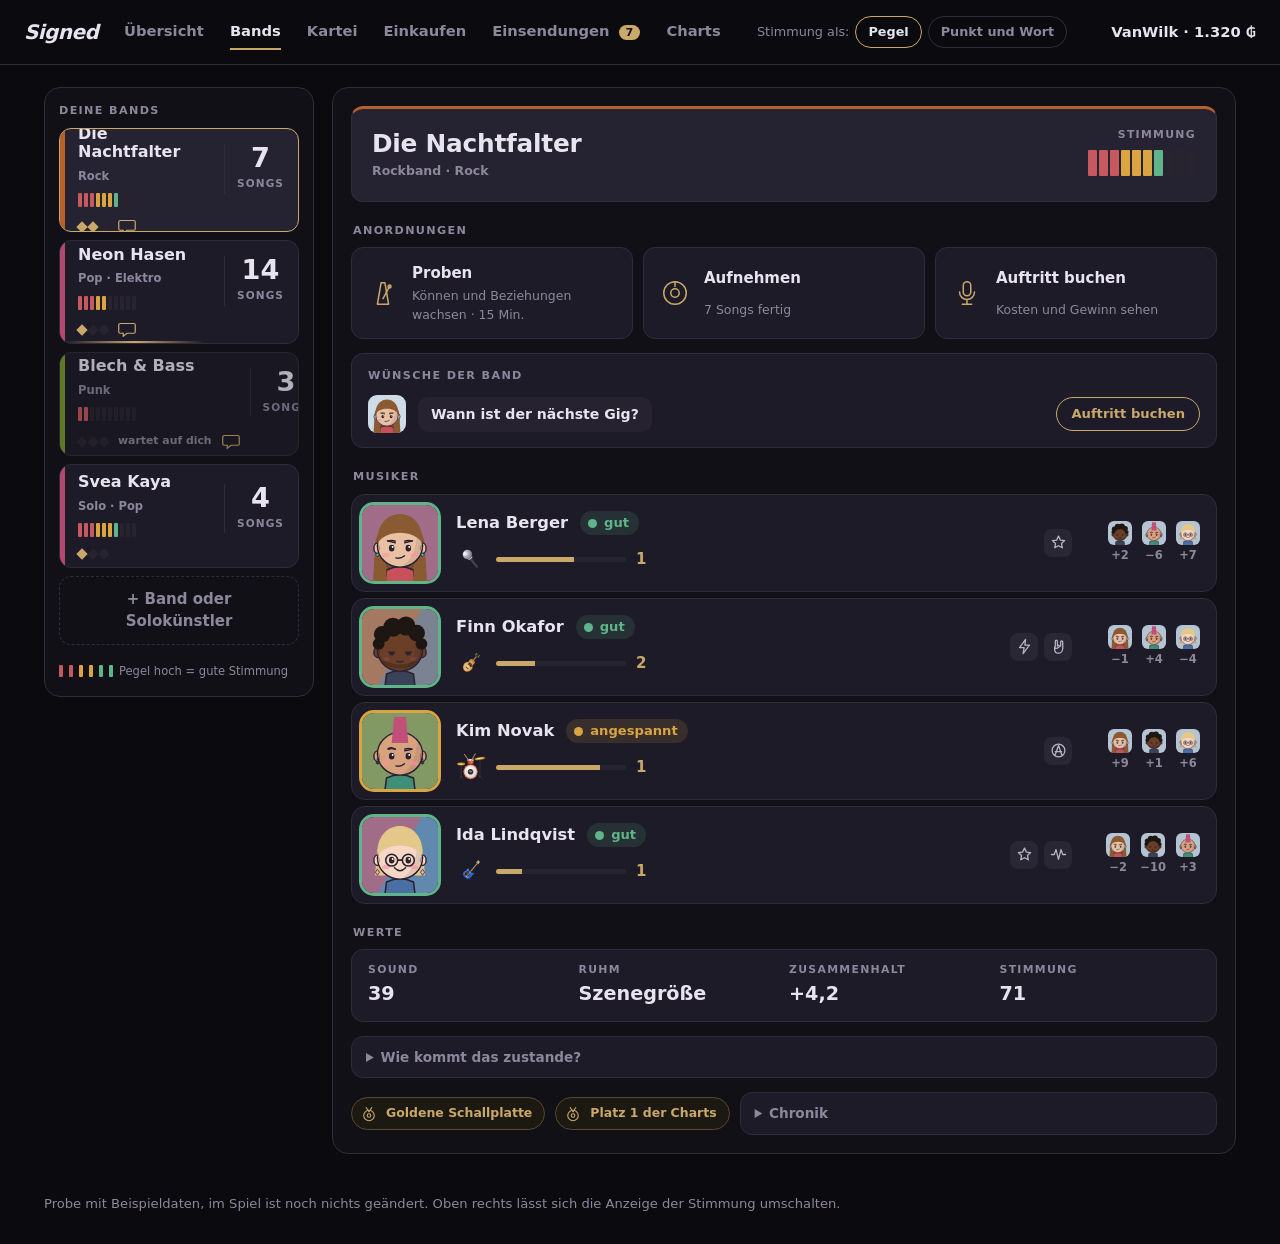
<file: public/probe-label.html>
<!doctype html>
<html lang="de">
<head>
  <meta charset="utf-8">
  <meta name="viewport" content="width=device-width, initial-scale=1">
  <title>Signed – Probe: Label-Oberfläche</title>
  <link rel="stylesheet" href="assets/css/app.css">
  <style>
    /* Ruhige Farben: dunkle Flächen, dünne Linien, ein einziger warmer Akzent; Status in gedämpften Tönen. */
    :root { --bg: #0b0a0f; --panel: #121017; --card: #1d1b27; --card2: #252231; --line: #302c3b; --text: #e8e4ef; --muted: #8d879c; --accent: #c9a86a;
      --ok: #5fb589; --warn: #d9a441; --bad: #c6585f; --off: #28242f; }
    body { margin: 0; background: var(--bg); color: var(--text); font-family: system-ui, -apple-system, 'Segoe UI', sans-serif; font-weight: 500; }
    .pl-top { display: flex; gap: 26px; align-items: center; padding: 14px 24px; border-bottom: 1px solid var(--line); font-size: 0.92rem; }
    .pl-top a { color: var(--muted); text-decoration: none; font-weight: 600; padding: 6px 0; border-bottom: 2px solid transparent; }
    .pl-top a.on { color: var(--text); border-bottom-color: var(--accent); }
    .pl-logo { font-style: italic; font-weight: 800; font-size: 1.25rem; letter-spacing: -0.03em; color: var(--text); }
    .pl-badge { background: var(--accent); color: #17151d; font-size: 0.7rem; font-weight: 800; padding: 1px 7px; border-radius: 999px; margin-left: 4px; }
    .pl-switch { margin-left: auto; display: flex; gap: 6px; align-items: center; color: var(--muted); font-size: 0.8rem; }
    .pl-switch button { border: 1px solid var(--line); background: none; color: var(--muted); padding: 5px 12px; border-radius: 999px; font: inherit; font-weight: 600; cursor: pointer; }
    .pl-switch button.on { color: var(--text); border-color: var(--accent); }
    .pl-layout { display: grid; grid-template-columns: 270px minmax(0, 1fr); gap: 18px; padding: 22px 24px 40px; max-width: 1240px; margin: 0 auto; }
    .pl-cap { font-size: 0.7rem; text-transform: uppercase; letter-spacing: 0.12em; color: var(--muted); font-weight: 700; margin: 0 0 10px; }

    /* Pegel (Aussteuerungsanzeige): 10 Segmente, unten rot, mittig gelb, oben grün */
    .pl-led { display: inline-flex; gap: 2px; align-items: flex-end; height: var(--h, 16px); }
    .pl-led i { width: var(--w, 5px); height: 100%; border-radius: 1px; background: var(--off); }
    .pl-led i.on.r { background: var(--bad); } .pl-led i.on.y { background: var(--warn); } .pl-led i.on.g { background: var(--ok); }
    .pl-dot { width: 9px; height: 9px; border-radius: 50%; display: inline-block; background: var(--c); }
    .pl-dot.green { --c: var(--ok); } .pl-dot.yellow { --c: var(--warn); } .pl-dot.red { --c: var(--bad); }
    .pl-word { font-weight: 700; font-size: 0.82rem; display: inline-flex; gap: 7px; align-items: center; }
    .pl-word.green { color: var(--ok); } .pl-word.yellow { color: var(--warn); } .pl-word.red { color: var(--bad); }
    body.a .only-b, body.b .only-a { display: none !important; }

    /* ---------- Band-Leiste ---------- */
    .pl-side { background: var(--panel); border: 1px solid var(--line); border-radius: 16px; padding: 16px 14px; position: sticky; top: 14px; align-self: start; }
    .pl-bar { display: flex; flex-direction: column; gap: 8px; }
    .pl-bt { position: relative; display: grid; grid-template-columns: 1fr auto; gap: 6px 10px; height: 104px; align-content: center; padding: 12px 14px 12px 18px; border-radius: 12px; border: 1px solid var(--line); background: var(--card); color: var(--text); text-align: left; font: inherit; cursor: pointer; overflow: hidden; }
    .pl-bt::before { content: ''; position: absolute; left: 0; top: 0; bottom: 0; width: 5px; background: var(--g); }
    .pl-bt.sel { border-color: var(--accent); background: var(--card2); }
    .pl-bt .nm { font-weight: 700; font-size: 1rem; line-height: 1.15; grid-column: 1; }
    .pl-bt .gl { font-size: 0.72rem; color: var(--muted); font-weight: 600; grid-column: 1; }
    .pl-bt .mood { display: flex; align-items: center; gap: 8px; grid-column: 1; }
    .pl-bt .songs { grid-column: 2; grid-row: 1 / span 3; align-self: center; text-align: center; padding-left: 12px; border-left: 1px solid var(--line); }
    .pl-bt .songs b { display: block; font-size: 1.7rem; line-height: 1; font-weight: 800; }
    .pl-bt .songs small { font-size: 0.66rem; color: var(--muted); font-weight: 700; text-transform: uppercase; letter-spacing: 0.1em; }
    .pl-bt .fame { grid-column: 1; display: flex; align-items: center; gap: 10px; white-space: nowrap; }
    .pl-pips i { flex: none; }
    .pl-bt .fz { font-size: 0.68rem; font-weight: 700; color: var(--muted); }
    .pl-bt .wish { width: 18px; height: 15px; flex: none; }
    .pl-pips { display: inline-flex; gap: 3px; } .pl-pips i { width: 8px; height: 8px; transform: rotate(45deg); background: var(--off); display: block; } .pl-pips i.on { background: var(--accent); }
        .pl-bt.busy::after { content: ''; position: absolute; left: 4px; right: 0; bottom: 0; height: 2px; background: linear-gradient(90deg, transparent, var(--accent), transparent); background-size: 60% 100%; background-repeat: no-repeat; animation: pl-run 1.8s linear infinite; }
    @keyframes pl-run { from { background-position: -60% 0; } to { background-position: 160% 0; } }
    .pl-bt.frozen { opacity: 0.75; }
    .pl-add { border: 1px dashed var(--line); color: var(--muted); background: none; border-radius: 12px; padding: 11px; font: inherit; font-weight: 600; cursor: pointer; }
    .pl-legend { margin-top: 18px; font-size: 0.75rem; color: var(--muted); display: grid; gap: 6px; }
    .pl-legend span { display: flex; gap: 6px; align-items: center; flex-wrap: wrap; font-size: 0.72rem; }

    /* ---------- Bandseite ---------- */
    .pl-pg { display: grid; gap: 14px; align-content: start; background: var(--panel); border: 1px solid var(--line); border-radius: 16px; padding: 18px; }
    .pl-sec { margin: 8px 2px -4px; }
    .pl-hd { display: flex; gap: 16px; align-items: center; padding: 18px 20px; border-radius: 12px; background: var(--card2); border: 1px solid var(--line); border-top: 3px solid var(--g); }
    .pl-hd h1 { margin: 0; font-size: 1.55rem; font-weight: 700; letter-spacing: -0.01em; }
    .pl-hd small { color: var(--muted); font-weight: 600; }
    .pl-hd .mood { margin-left: auto; text-align: right; display: grid; gap: 7px; justify-items: end; }
    .pl-hd .mood .t { font-size: 0.68rem; text-transform: uppercase; letter-spacing: 0.12em; color: var(--muted); font-weight: 700; }
    .pl-acts { display: grid; grid-template-columns: repeat(3, 1fr); gap: 10px; }
    .pl-act { display: grid; grid-template-columns: 32px 1fr; gap: 2px 12px; align-items: center; padding: 14px 16px; border-radius: 12px; border: 1px solid var(--line); background: var(--card); color: var(--text); font: inherit; text-align: left; cursor: pointer; }
    .pl-act svg { grid-row: span 2; width: 30px; height: 30px; stroke: var(--accent); fill: none; stroke-width: 1.6; stroke-linecap: round; stroke-linejoin: round; }
    .pl-act b { font-weight: 700; } .pl-act small { color: var(--muted); font-weight: 500; font-size: 0.78rem; }
    .pl-act.warn { border-color: var(--warn); } .pl-act.lock { opacity: 0.4; cursor: not-allowed; }
    .pl-wishes { padding: 14px 16px; border-radius: 12px; border: 1px solid var(--line); background: var(--card); display: grid; gap: 10px; }
    .pl-ws { display: flex; gap: 12px; align-items: center; }
    .pl-ws .who { width: 38px; height: 38px; border-radius: 9px; overflow: hidden; background: #cfdbe6; flex: none; } .pl-ws .who svg { width: 100%; height: 100%; display: block; }
    .pl-ws .say { background: #26222f; padding: 7px 13px; border-radius: 10px; font-size: 0.88rem; font-weight: 600; }
    .pl-ws button { margin-left: auto; border: 1px solid var(--accent); background: none; color: var(--accent); font: inherit; font-weight: 700; font-size: 0.82rem; padding: 6px 14px; border-radius: 999px; cursor: pointer; }
    .pl-members { display: grid; gap: 6px; }
    .pl-dotcell { display: flex; justify-content: center; }
    .pl-sum { display: grid; grid-template-columns: repeat(4, 1fr); gap: 10px; padding: 12px 16px; border-radius: 12px; background: var(--card); border: 1px solid var(--line); }
    .pl-sum span { display: grid; gap: 2px; } .pl-sum small { font-size: 0.68rem; text-transform: uppercase; letter-spacing: 0.12em; color: var(--muted); font-weight: 700; } .pl-sum b { font-size: 1.2rem; }
    .pl-mr { display: grid; grid-template-columns: 76px minmax(200px, 1.3fr) auto minmax(110px, auto); gap: 18px; align-items: center; padding: 10px 16px 10px 10px; border-radius: 14px; background: var(--card); border: 1px solid var(--line); }
    .pl-mr .ph { width: 76px; height: 76px; border-radius: 12px; overflow: hidden; background: var(--split, #b5c4d2); box-shadow: 0 0 0 3px var(--ring, transparent); }
    .pl-mr .ph svg { width: 100%; height: 100%; display: block; }
    .pl-mr .nmrow { display: flex; align-items: center; gap: 12px; flex-wrap: wrap; }
    .pl-mr .nmrow b { display: inline; font-size: 1.02rem; }
    .pl-mr .pl-word { padding: 2px 10px 2px 8px; border-radius: 999px; background: color-mix(in srgb, currentColor 14%, transparent); }
    .pl-ins { display: flex; align-items: center; gap: 10px; margin-top: 9px; }
    .pl-ins .ico { width: 30px; height: 30px; flex: none; }
    .pl-ins .sk { margin: 0; flex: 0 1 130px; } .pl-ins .lv { font-weight: 800; color: var(--accent); min-width: 14px; }
    .pl-gs { display: flex; gap: 6px; }
    .pl-gi { width: 28px; height: 28px; border-radius: 8px; display: grid; place-items: center; background: #2a2735; }
    .pl-gi svg { width: 17px; height: 17px; fill: none; stroke: #b9b3c8; stroke-width: 1.8; stroke-linecap: round; stroke-linejoin: round; }
    .pl-mr small { color: var(--muted); font-weight: 500; }
    .pl-mr .sk { display: block; height: 5px; border-radius: 3px; background: var(--off); overflow: hidden; } .pl-mr .sk i { display: block; height: 100%; background: var(--accent); }
    .pl-rels { display: flex; gap: 10px; justify-content: flex-end; }
    .pl-rel { display: grid; justify-items: center; gap: 2px; font-size: 0.72rem; font-weight: 700; color: var(--muted); }
    .pl-rel span { width: 24px; height: 24px; border-radius: 6px; overflow: hidden; background: #b5c4d2; display: block; } .pl-rel svg { width: 100%; height: 100%; display: block; }
    .pl-stats { display: grid; grid-template-columns: repeat(4, 1fr); gap: 10px; }
    .pl-st { padding: 14px 16px; border-radius: 12px; background: var(--card); border: 1px solid var(--line); }
    .pl-st span { font-size: 0.68rem; text-transform: uppercase; letter-spacing: 0.12em; color: var(--muted); font-weight: 700; display: block; }
    .pl-st b { font-size: 1.45rem; font-weight: 700; display: block; margin: 3px 0 7px; }
    .pl-st ul { margin: 0; padding: 0; list-style: none; font-size: 0.78rem; color: var(--muted); display: grid; gap: 3px; }
    .pl-st li { display: flex; justify-content: space-between; } .pl-st li b { display: inline; font-size: inherit; margin: 0; color: var(--text); font-weight: 700; }
    .pl-st li.up b { color: var(--ok); } .pl-st li.down b { color: var(--bad); }
    .pl-foot { display: flex; gap: 10px; flex-wrap: wrap; align-items: center; }
    .pl-trophy { display: inline-flex; gap: 8px; align-items: center; padding: 6px 12px 6px 8px; border-radius: 999px; border: 1px solid #5a4a2c; background: #1c1812; font-size: 0.78rem; font-weight: 700; color: var(--accent); }
    .pl-trophy svg { width: 18px; height: 18px; fill: none; stroke: var(--accent); stroke-width: 1.5; }
    details.pl-chron { flex: 1; min-width: 200px; background: var(--card); border: 1px solid var(--line); border-radius: 12px; padding: 10px 14px; } details.pl-chron summary { cursor: pointer; font-weight: 700; color: var(--muted); font-size: 0.85rem; }
    .pl-note { color: var(--muted); font-size: 0.82rem; max-width: 1240px; margin: 0 auto; padding: 0 24px 30px; }
  </style>
</head>
<body class="a">
<nav class="pl-top"><span class="pl-logo">Signed</span>
  <a>Übersicht</a><a class="on">Bands</a><a>Kartei</a><a>Einkaufen</a><a>Einsendungen <span class="pl-badge">7</span></a><a>Charts</a>
  <span class="pl-switch">Stimmung als: <button data-v="a" class="on">Pegel</button><button data-v="b">Punkt und Wort</button></span>
  <span style="font-weight:700;margin-left:18px">VanWilk · 1.320 ₲</span></nav>
<div class="pl-layout">
  <aside class="pl-side">
    <h2 class="pl-cap">Deine Bands</h2>
    <div class="pl-bar" data-lbar></div>
    <div class="pl-legend">
      <span class="only-a"><span class="pl-led" style="--h:12px;--w:4px"><i class="on r"></i><i class="on r"></i><i class="on y"></i><i class="on y"></i><i class="on g"></i><i class="on g"></i></span> Pegel hoch = gute Stimmung</span>
      <span class="only-b"><span class="pl-dot green"></span>gut <span class="pl-dot yellow"></span>angespannt <span class="pl-dot red"></span>unzufrieden</span>
    </div>
  </aside>
  <main class="pl-pg" data-page></main>
</div>
<p class="pl-note">Probe mit Beispieldaten, im Spiel ist noch nichts geändert. Oben rechts lässt sich die Anzeige der Stimmung umschalten.</p>
<script type="module">
  import { portrait } from './assets/js/figure.js';
  import { instrumentSvg } from './assets/js/icons.js';

  const $ = (s) => document.querySelector(s);
  const GENRE = { pop: '#b04a72', rock: '#b8602a', metal: '#6b7280', punk: '#7b9a2e', jazz: '#b58a1c', elektro: '#3d7cb5', hiphop: '#7a5bc4', folk: '#4d8a5a' };
  const GPATH = {
  pop: 'M12 3l2.6 5.6 6.1.7-4.5 4.2 1.2 6L12 16.6l-5.4 2.9 1.2-6-4.5-4.2 6.1-.7z',
  rock: 'M13.5 2L5 13.5h6.5L10 22l9-12h-6.5z',
  metal: 'M7.5 13V4.5a1.5 1.5 0 013 0V11 M15 11V5.5a1.5 1.5 0 013 0V14c0 4.5-2.7 7.5-6.2 7.5S6.5 19 6.5 15.5V13 M10.5 11.5a1.3 1.3 0 012.5 0v1 M13 11.5a1.2 1.2 0 012 0 M6.5 15.5l5.5-2',
  punk: 'M12 3a9 9 0 100 18 9 9 0 100-18 M7 19L12 5l5 14 M7.5 13.5h9',
  jazz: 'M3 16.5c4 2.5 14 2.5 18 0 M5.5 16l1.6-7.2c.4-1.7 2.2-2.3 3.4-1.2L12 9l1.5-1.4c1.2-1.1 3-.5 3.4 1.2l1.6 7.2 M7 13.5c3 1 7 1 10 0',
  elektro: 'M2 12h4l2.5-7 3.5 14 3.5-14 2.5 7h4',
  hiphop: 'M3 8.5h18V19H3z M7 8.5V5.5h10v3 M8 15.5a2 2 0 100-.1z M16 15.5a2 2 0 100-.1z M11 11.5h2',
  folk: 'M5 19C5 10 11 5 20 4c-.8 9-6.2 15-15 15z M5 19l8.5-8.5',
  };
  const gIcon = (k) => `<span class="pl-gi" style="--c:${GENRE[k]}" title="${GNAME[k]}"><svg viewBox="0 0 24 24"><path d="${GPATH[k]}"/></svg></span>`;
  const gSplit = (gs) => { const st = 100 / gs.length; return `linear-gradient(120deg, ${gs.map((k, i) => `color-mix(in srgb, ${GENRE[k]} 55%, #8d97a5) ${i * st}% ${(i + 1) * st}%`).join(', ')})`; };
  const GNAME = { pop: 'Pop', rock: 'Rock', metal: 'Metal', punk: 'Punk', jazz: 'Jazz', elektro: 'Elektro', hiphop: 'Hip-Hop', folk: 'Folk' };
  const INSTR = { guitar: 'Gitarre', bass: 'Bass', drums: 'Schlagzeug', vocals: 'Gesang', keys: 'Keyboard', sax: 'Saxophon' };
  const LV = ['#7d8291', '#4f9d69', '#4a86c8', '#9a5bc4'];
  const LVN = ['Anfänger', 'Fortgeschritten', 'Profi', 'Virtuose'];
  const MOODW = { green: 'gut', yellow: 'angespannt', red: 'unzufrieden' };
  const look = (gender, skin, hair, hairColor, shirt, extra = {}) => ({ gender, skin, hair, hairColor, shirt, beard: 'none', glasses: 'none', hat: 'none', ...extra });
  const P = {
    lena: { genres: ['pop'], first: 'Lena', last: 'Berger', instr: 'vocals', lvl: 1, skill: 0.6, wb: 'green', look: look('f', '#eac0a2', 'lang', '#8a5a33', '#c8505a'), mood: 'ehrgeizig', id: 1 },
    finn: { genres: ['rock','metal'], first: 'Finn', last: 'Okafor', instr: 'guitar', lvl: 2, skill: 0.3, wb: 'green', look: look('m', '#6b3f27', 'locken', '#1d1612', '#3a4258', { beard: 'stubble' }), mood: 'gelassen', id: 2 },
    kim: { genres: ['punk'], first: 'Kim', last: 'Novak', instr: 'drums', lvl: 1, skill: 0.8, wb: 'yellow', look: look('d', '#d9a27e', 'irokese', '#c0507a', '#3f8f78'), mood: 'chaot', id: 3 },
    ida: { genres: ['pop','elektro'], first: 'Ida', last: 'Lindqvist', instr: 'bass', lvl: 1, skill: 0.2, wb: 'green', look: look('f', '#f6d7c3', 'bob', '#e3c88a', '#4a6fa5', { glasses: 'round' }), mood: 'teamplayer', id: 4 },
    svea: { genres: ['pop'], first: 'Svea', last: 'Kaya', instr: 'keys', lvl: 0, skill: 0.5, wb: 'red', look: look('f', '#c58c63', 'zopf', '#a8442a', '#b8963c'), mood: 'diva', id: 5 },
    yusuf: { genres: ['jazz'], first: 'Yusuf', last: 'Demir', instr: 'sax', lvl: 3, skill: 0.9, wb: 'green', look: look('m', '#a86f4b', 'kurz', '#3b2a20', '#6c4aa0', { hat: 'fedora' }), mood: 'rampensau', id: 6 },
  };
  const BANDS = [
    { id: 1, name: 'Die Nachtfalter', genres: ['rock'], title: 'Rockband', mood: 'green', value: 71, songs: 7, fame: 2, members: ['lena', 'finn', 'kim', 'ida'], wish: 1, trophies: ['Goldene Schallplatte', 'Platz 1 der Charts'] },
    { id: 2, name: 'Neon Hasen', genres: ['pop', 'elektro'], title: 'Elektro-Pop-Band', mood: 'yellow', value: 48, songs: 14, fame: 1, members: ['ida', 'yusuf', 'svea'], wish: 2, busy: true, trophies: [] },
    { id: 3, name: 'Blech & Bass', genres: ['punk'], title: 'Punkband', mood: 'red', value: 22, songs: 3, fame: 0, members: ['kim', 'svea'], wish: 1, frozen: true, trophies: [] },
    { id: 4, name: 'Svea Kaya', genres: ['pop'], title: null, mood: 'green', value: 66, songs: 4, fame: 1, solo: 'svea', trophies: [] },
  ];

  const led = (value, o = {}) => {
    const n = Math.round(value / 10);
    return `<span class="pl-led" style="--h:${o.h ?? 16}px;--w:${o.w ?? 5}px">${Array.from({ length: 10 }, (_, i) => `<i class="${i < n ? 'on' : ''} ${i < 3 ? 'r' : i < 6 ? 'y' : 'g'}"></i>`).join('')}</span>`;
  };
  const moodMini = (b) => `<span class="only-a">${led(b.value, { h: 14, w: 4 })}</span><span class="only-b pl-word ${b.mood}"><span class="pl-dot ${b.mood}"></span>${MOODW[b.mood]}</span>`;
  const pips = (n) => `<span class="pl-pips" title="Ruhm">${[0, 1, 2].map((i) => `<i class="${i < n ? 'on' : ''}"></i>`).join('')}</span>`;
  const mix = (a, b, t) => a.map((x, i) => Math.round(x + (b[i] - x) * t));
  const relColor = (v) => `rgb(${mix([88, 84, 100], v >= 0 ? [86, 190, 140] : [214, 96, 104], Math.min(1, Math.abs(v) / 10)).join(',')})`;
  const bubble = '<svg class="wish" viewBox="0 0 24 20"><path d="M3 2h18a2 2 0 012 2v9a2 2 0 01-2 2h-9l-5 4v-4H3a2 2 0 01-2-2V4a2 2 0 012-2z" fill="none" stroke="#c9a86a" stroke-width="1.6"/></svg>';
  const ICON = {
    rehearse: '<svg viewBox="0 0 32 32"><path d="M10 28 L14 5 H18 L22 28 Z"/><path d="M16 22 L23 9"/><circle cx="23" cy="9" r="1.6"/></svg>',
    record: '<svg viewBox="0 0 32 32"><circle cx="16" cy="16" r="12"/><circle cx="16" cy="16" r="4.5"/><path d="M16 4 V9"/></svg>',
    gig: '<svg viewBox="0 0 32 32"><rect x="12" y="4" width="8" height="15" rx="4"/><path d="M8 15 a8 8 0 0 0 16 0 M16 23 V28 M11 28 H21"/></svg>',
    lock: '<svg viewBox="0 0 32 32"><rect x="7" y="14" width="18" height="13" rx="3"/><path d="M11 14 V10 a5 5 0 0 1 10 0 V14"/></svg>',
  };
  const medal = '<svg viewBox="0 0 24 24"><circle cx="12" cy="14" r="7"/><circle cx="12" cy="14" r="2.4"/><path d="M8 3 L12 9 L16 3"/></svg>';

  function tile(b, sel) {
    return `<button class="pl-bt ${sel ? 'sel' : ''} ${b.busy ? 'busy' : ''} ${b.frozen ? 'frozen' : ''}" style="--g:${GENRE[b.genres[0]]}" data-id="${b.id}">
      <span class="nm">${b.name}</span>
      <span class="gl">${b.solo ? 'Solo · ' : ''}${b.genres.map((g) => GNAME[g]).join(' · ')}</span>
      <span class="mood">${moodMini(b)}</span>
      <span class="fame">${pips(b.fame)}${b.frozen ? '<span class="fz">wartet auf dich</span>' : ''}${b.wish ? bubble : ''}</span>
      <span class="songs"><b>${b.songs}</b><small>Songs</small></span>
    </button>`;
  }
  let cur = 1;
  function bar() {
    $('[data-lbar]').innerHTML = BANDS.map((b) => tile(b, b.id === cur)).join('') + '<button class="pl-add">+ Band oder Solokünstler</button>';
    document.querySelectorAll('.pl-bt').forEach((el) => el.addEventListener('click', () => { cur = Number(el.dataset.id); bar(); page(); }));
  }

  function page() {
    const b = BANDS.find((x) => x.id === cur);
    const members = (b.solo ? [b.solo] : b.members).map((k) => P[k]);
    const rels = (m, i) => members.filter((x) => x !== m).map((x) => {
      const v = Math.max(-10, Math.min(10, ((m.id * 7 + x.id * 13 + i * 3) % 21) - 10 + (b.mood === 'red' ? -6 : 0)));
      return `<span class="pl-rel" title="${m.first} und ${x.first}"><span>${portrait(x.look, x.mood)}</span>${v > 0 ? '+' : v < 0 ? '−' : ''}${Math.abs(v)}</span>`;
    }).join('');
    const wbVal = { green: 75, yellow: 48, red: 20 };
    $('[data-page]').innerHTML = `
      <div class="pl-hd" style="--g:${GENRE[b.genres[0]]}">
        <div><h1>${b.name}</h1><small>${b.title ?? 'Solokünstlerin'} · ${b.genres.map((g) => GNAME[g]).join(' · ')}</small></div>
        <div class="mood"><span class="t">Stimmung</span>
          <span class="only-a">${led(b.value, { h: 26, w: 9 })}</span><span class="only-b pl-word ${b.mood}" style="font-size:1.1rem"><span class="pl-dot ${b.mood}" style="width:12px;height:12px"></span>${MOODW[b.mood]}</span></div>
      </div>
      <h2 class="pl-cap pl-sec">Anordnungen</h2>
      <div class="pl-acts">
        <button class="pl-act ${b.frozen ? 'lock' : ''}">${b.frozen ? ICON.lock : ICON.rehearse}<b>Proben</b><small>${b.frozen ? 'Dazu hat die Band keine Lust.' : 'Können und Beziehungen wachsen · 15 Min.'}</small></button>
        <button class="pl-act ${b.songs >= 12 ? 'warn' : ''}">${ICON.record}<b>Aufnehmen</b><small>${b.songs} Songs fertig${b.songs >= 12 ? ' – sie warten!' : ''}</small></button>
        <button class="pl-act ${b.frozen ? 'lock' : ''}">${b.frozen ? ICON.lock : ICON.gig}<b>Auftritt buchen</b><small>${b.frozen ? 'Erst die Stimmung heben.' : 'Kosten und Gewinn sehen'}</small></button>
      </div>
      ${b.wish ? `<div class="pl-wishes"><div class="pl-cap" style="margin:0">Wünsche der Band</div>
        <div class="pl-ws"><span class="who">${portrait(members[0].look, members[0].mood)}</span><span class="say">${b.frozen ? 'Wir haben keine Lust mehr …' : 'Wann ist der nächste Gig?'}</span><button>Auftritt buchen</button></div>
        ${b.wish > 1 ? `<div class="pl-ws"><span class="who">${portrait(members[1].look, members[1].mood)}</span><span class="say">Ich brauche ein besseres Instrument.</span><button>Einkaufen</button></div>` : ''}</div>` : ''}
      <h2 class="pl-cap pl-sec">Musiker</h2>
      <div class="pl-members">${members.map((m, i) => {
        const wb = b.frozen ? 'red' : m.wb;
        return `<div class="pl-mr">
          <span class="ph" style="--split:${gSplit(m.genres)};--ring:${{ green: 'var(--ok)', yellow: 'var(--warn)', red: 'var(--bad)' }[wb]}">${portrait(m.look, m.mood)}</span>
          <span><span class="nmrow"><b>${m.first} ${m.last}</b><span class="pl-word ${wb}"><span class="pl-dot ${wb}"></span>${MOODW[wb]}</span></span>
            <span class="pl-ins">${instrumentSvg(m.instr === 'guitar' ? 'guitar' : m.instr)}<span class="sk"><i style="width:${m.skill * 100}%"></i></span><span class="lv" title="${LVN[m.lvl]}">${m.lvl}</span></span></span>
          <span class="pl-gs">${m.genres.map(gIcon).join('')}</span>
          <span class="pl-rels">${members.length > 1 ? rels(m, i) : ''}</span>
        </div>`; }).join('')}</div>
      <h2 class="pl-cap pl-sec">Werte</h2>
      <div class="pl-sum">
        <span><small>Sound</small><b>${b.solo ? '14' : 31 + b.fame * 4}</b></span>
        <span><small>Ruhm</small><b>${['Unbekannt', 'Lokal bekannt', 'Szenegröße', 'Star'][b.fame]}</b></span>
        <span><small>Zusammenhalt</small><b>${b.solo ? '–' : '+4,2'}</b></span>
        <span><small>Stimmung</small><b>${b.value}</b></span>
      </div>
      <details class="pl-chron"><summary>Wie kommt das zustande?</summary>
      <div class="pl-stats" style="margin-top:12px">
        <div class="pl-st"><span>Sound</span><b>${b.solo ? '14' : 31 + b.fame * 4}</b><ul><li>Können Ø <b>${b.solo ? 25 : 46}</b></li><li class="up">Genre <b>${b.solo ? '–' : '+15 %'}</b></li><li>Besetzung <b>${b.solo ? '–' : '+10 %'}</b></li><li>Instrumente <b>+8 %</b></li></ul></div>
        <div class="pl-st"><span>Ruhm</span><b>${[0, 18, 140, 720][b.fame]}</b><ul><li>Stufe <b>${['Unbekannt', 'Lokal bekannt', 'Szenegröße', 'Star'][b.fame]}</b></li><li>Platten <b>${b.fame}</b></li><li>Auftritte <b>${b.fame * 3}</b></li></ul></div>
        <div class="pl-st"><span>Zusammenhalt</span><b>${b.solo ? '–' : '+4,2'}</b><ul>${b.solo ? '<li>keine Mitmusiker</li>' : '<li class="up">beste <b>+8</b></li><li class="down">schwächste <b>−3</b></li><li>Ø <b>+4,2</b></li>'}</ul></div>
        <div class="pl-st"><span>Stimmung</span><b>${b.value}</b><ul>${b.songs >= 12 ? '<li class="down">Songs liegen rum <b>−' + (b.songs - 11) + '</b></li>' : '<li class="up">Songs <b>ok</b></li>'}<li class="up">Beziehungen <b>+8</b></li>${b.mood !== 'green' ? '<li class="down">offene Wünsche <b>−6</b></li>' : ''}<li>Genre <b>passt</b></li></ul></div>
      </div>
      </details>
      <div class="pl-foot">${b.trophies.map((t) => `<span class="pl-trophy">${medal}${t}</span>`).join('')}
        <details class="pl-chron"><summary>Chronik</summary><div style="padding-top:6px;color:var(--muted);font-size:.85rem">Heute: ${b.members ? 'Kim hat sich über die vielen Proben geärgert.' : 'Erste Platte veröffentlicht.'}</div></details></div>`;
  }
  document.querySelectorAll('.pl-switch button').forEach((el) => el.addEventListener('click', () => {
    document.body.className = el.dataset.v;
    document.querySelectorAll('.pl-switch button').forEach((x) => x.classList.toggle('on', x === el));
  }));
  bar(); page();
</script>
</body>
</html>
</file>
<file: public/assets/css/app.css>
:root {
  /* Helle Genre-Farben für Bildhintergründe (die kräftigen stehen bei .g-*). */
  --c-pop: #e64980; --c-rock: #f76707; --c-metal: #868e96; --c-punk: #82c91e;
  --c-jazz: #f0b400; --c-elektro: #339af0; --c-hiphop: #845ef7; --c-folk: #12b8a6;
  --bg: #0e0c14;
  --bg-2: #14111c;
  --panel: #1b1726;
  --panel-2: #241f33;
  --line: #322b47;
  --text: #f3eefc;
  --muted: #a49bbd;
  --accent: #2ec4b6;
  --accent-2: #ffb547;
  --ok: #3ddc97;
  --warn: #ffb547;
  --bad: #ff6060;
  --common: #9aa3b5;
  --rare: #3fbf6e;
  --epic: #4f8fff;
  --legendary: #ffc23d;
  --radius: 14px;
  --radius-sm: 9px;
  --shadow: 0 10px 30px rgba(0, 0, 0, 0.35);
  color-scheme: dark;
}

* { box-sizing: border-box; }

[hidden] { display: none !important; }

html { -webkit-text-size-adjust: 100%; }

body {
  margin: 0;
  min-height: 100vh;
  background: radial-gradient(1200px 600px at 80% -10%, rgba(46, 196, 182, 0.12), transparent 60%),
    radial-gradient(900px 500px at -10% 10%, rgba(79, 163, 255, 0.08), transparent 60%), var(--bg);
  background-attachment: fixed;
  color: var(--text);
  font: 15px/1.5 system-ui, -apple-system, 'Segoe UI', Roboto, 'Helvetica Neue', Arial, sans-serif;
}

body.has-modal { overflow: hidden; }

a { color: var(--accent-2); text-decoration: none; }
a:hover { text-decoration: underline; }

h1, h2, h3 { line-height: 1.2; margin: 0 0 0.5em; }
h1 { font-size: 1.9rem; letter-spacing: -0.02em; }
h2 { font-size: 1.2rem; }
h3 { font-size: 0.95rem; color: var(--muted); text-transform: uppercase; letter-spacing: 0.06em; margin-top: 1.2em; }
p { margin: 0 0 0.8em; }

.muted { color: var(--muted); }
.small { font-size: 0.85rem; }
.ok { color: var(--ok); }
.warn { color: var(--warn); }
.bad { color: var(--bad); }
.eyebrow { font-size: 0.75rem; text-transform: uppercase; letter-spacing: 0.12em; color: var(--accent); font-weight: 700; margin-bottom: 0.2em; }
.big-number { font-size: 1.25rem; }
.stack { display: flex; flex-direction: column; gap: 14px; }

.logo {
  font-weight: 900;
  font-size: 1.4rem;
  letter-spacing: -0.04em;
  background: linear-gradient(90deg, var(--accent), var(--accent-2));
  -webkit-background-clip: text;
  background-clip: text;
  color: transparent;
  font-style: italic;
}
.logo.big { font-size: clamp(3rem, 10vw, 5rem); }
a.logo:hover { text-decoration: none; }
/* Testversion: Logo in Türkis-Gelb statt Pink-Orange, mit kleinem „TEST“. */
.is-test .logo { background: linear-gradient(90deg, #2ec4b6, #ffd166); -webkit-background-clip: text; background-clip: text; position: relative; display: inline-block; }
.is-test .logo::after { content: 'TEST'; position: absolute; top: 0.1em; left: 100%; margin-left: 0.5em; white-space: nowrap; font-size: 0.32em; font-style: normal; letter-spacing: 0.08em;
  padding: 0.15em 0.5em; border-radius: 999px; background: #2ec4b6; color: #0e0c14; -webkit-text-fill-color: #0e0c14; }

.boot { min-height: 100vh; display: grid; place-items: center; text-align: center; padding: 16px; }
.boot .logo { font-size: 3rem; animation: pulse 1.6s ease-in-out infinite; }
.boot.error .logo { animation: none; }

/* ---------- Buttons & Formulare ---------- */

.btn {
  display: inline-flex;
  align-items: center;
  justify-content: center;
  gap: 6px;
  padding: 9px 16px;
  border-radius: 999px;
  border: 1px solid var(--line);
  background: var(--panel-2);
  color: var(--text);
  font: inherit;
  font-weight: 600;
  cursor: pointer;
  white-space: nowrap;
  transition: transform 0.08s, background 0.15s, border-color 0.15s;
}
.btn:hover:not(:disabled) { border-color: var(--accent); }
.btn:active:not(:disabled) { transform: scale(0.97); }
.btn:disabled { opacity: 0.45; cursor: not-allowed; }
.btn.primary { background: linear-gradient(135deg, var(--accent), #6fd08c); border-color: transparent; color: #08201c; }
.btn.primary:hover:not(:disabled) { filter: brightness(1.08); }
.btn.ghost { background: transparent; }
.btn.danger { background: var(--bad); border-color: transparent; color: #fff; }
.btn.danger.ghost { background: transparent; color: var(--bad); border-color: rgba(255, 96, 96, 0.4); }
.btn.small { padding: 5px 12px; font-size: 0.85rem; }
.btn.big { padding: 13px 26px; font-size: 1.05rem; }
.btn[data-running] { opacity: 0.6; pointer-events: none; }

.icon-btn, .plain, .link {
  background: none;
  border: 0;
  color: inherit;
  font: inherit;
  cursor: pointer;
  padding: 0;
}
.icon-btn { color: var(--muted); font-size: 1rem; padding: 4px 8px; border-radius: 8px; }
.icon-btn:hover { color: var(--text); background: var(--panel-2); }
.link { color: var(--accent-2); font-weight: 600; text-align: left; }
.link:hover { text-decoration: underline; }

input, select {
  font: inherit;
  color: var(--text);
  background: var(--bg-2);
  border: 1px solid var(--line);
  border-radius: var(--radius-sm);
  padding: 9px 12px;
  max-width: 100%;
}
input:focus, select:focus { outline: 2px solid var(--accent); outline-offset: 1px; }
input[type='range'] { padding: 0; accent-color: var(--accent); width: 100%; }
input[type='checkbox'] { width: 18px; height: 18px; accent-color: var(--accent); }
select { cursor: pointer; }

.field { display: flex; flex-direction: column; gap: 6px; font-size: 0.9rem; }
.field > span { color: var(--muted); }
.field.inline { flex-direction: row; align-items: center; justify-content: space-between; gap: 10px; margin-bottom: 8px; }
.field.inline select { min-width: 0; flex: 1; max-width: 60%; }
.form-row { display: grid; grid-template-columns: 2fr 1fr; gap: 12px; }
.inline-select { display: inline-flex; align-items: center; gap: 6px; }
.inline-select select { padding: 3px 8px; }

/* ---------- Layout ---------- */

.topbar {
  position: sticky;
  top: 0;
  z-index: 20;
  display: flex;
  align-items: center;
  gap: 20px;
  padding: 10px 24px;
  background: rgba(14, 12, 20, 0.85);
  backdrop-filter: blur(12px);
  border-bottom: 1px solid var(--line);
}
.nav { display: flex; gap: 4px; flex: 1; overflow-x: auto; scrollbar-width: none; }
.nav::-webkit-scrollbar { display: none; }
.nav a { color: var(--muted); padding: 6px 12px; border-radius: 999px; font-weight: 600; white-space: nowrap; }
.nav a:hover { color: var(--text); text-decoration: none; background: var(--panel); }
.nav a.active { color: var(--text); background: var(--panel-2); }
.label-info { display: flex; align-items: center; gap: 10px; }
.label-name { font-weight: 700; max-width: 180px; overflow: hidden; text-overflow: ellipsis; white-space: nowrap; }
.money-pill { background: rgba(255, 181, 71, 0.12); color: var(--accent-2); border: 1px solid rgba(255, 181, 71, 0.3); padding: 4px 12px; border-radius: 999px; font-weight: 700; white-space: nowrap; }

.page { max-width: 1200px; margin: 0 auto; padding: 28px 24px 80px; display: flex; flex-direction: column; gap: 28px; }

.panel { background: var(--panel); border: 1px solid var(--line); border-radius: var(--radius); padding: 20px; }
.section-head { display: flex; justify-content: space-between; align-items: flex-start; gap: 16px; flex-wrap: wrap; margin-bottom: 12px; }
.section-head h1, .section-head h2 { margin-bottom: 0.2em; }
.columns { display: grid; grid-template-columns: 1.1fr 1fr; gap: 20px; align-items: start; }
.empty { border: 1px dashed var(--line); border-radius: var(--radius); padding: 28px; text-align: center; color: var(--muted); }
.back { display: inline-block; color: var(--muted); font-weight: 600; margin-bottom: -12px; }

.hero { display: flex; justify-content: space-between; align-items: flex-end; gap: 20px; flex-wrap: wrap; }
.hero h1 { font-size: 2.4rem; margin: 0; }
.stat-tiles { display: flex; gap: 10px; flex-wrap: wrap; }
.tile { background: var(--panel); border: 1px solid var(--line); border-radius: var(--radius-sm); padding: 10px 14px; min-width: 110px; display: flex; flex-direction: column; gap: 2px; }
.tile > span { font-size: 0.75rem; color: var(--muted); text-transform: uppercase; letter-spacing: 0.06em; }
.tile b { font-size: 1.3rem; }
.tile small { color: var(--muted); font-size: 0.75rem; font-weight: 400; }
.tile .bar { margin-top: 4px; }

.steps { margin: 0; padding-left: 0; list-style: none; counter-reset: step; display: flex; flex-direction: column; gap: 8px; }
.steps li { counter-increment: step; display: flex; gap: 10px; align-items: center; color: var(--muted); }
.steps li::before { content: counter(step); width: 26px; height: 26px; border-radius: 50%; display: grid; place-items: center; border: 1px solid var(--line); font-size: 0.8rem; flex: none; }
.steps li.done { text-decoration: line-through; opacity: 0.6; }
.steps li.done::before { content: '✓'; background: var(--ok); color: #0b1a12; border-color: transparent; }
.steps li.next { color: var(--text); font-weight: 600; }
.steps li.next::before { background: var(--accent); border-color: transparent; color: #08201c; }

.history { list-style: none; margin: 0; padding: 0; display: flex; flex-direction: column; }
.history li { display: flex; justify-content: space-between; gap: 12px; padding: 8px 0; border-bottom: 1px solid var(--line); font-size: 0.92rem; }
.history li:last-child { border-bottom: 0; }
.history time { color: var(--muted); font-size: 0.8rem; white-space: nowrap; }

.running-list { display: flex; flex-direction: column; gap: 8px; }
.running, .notice { display: flex; align-items: center; gap: 12px; padding: 10px 14px; background: var(--panel-2); border-radius: var(--radius-sm); flex-wrap: wrap; }
.notice { margin-bottom: 14px; border: 1px solid rgba(46, 196, 182, 0.35); }
.running-text { flex: 1; display: flex; flex-direction: column; min-width: 0; }
.countdown { font-variant-numeric: tabular-nums; font-weight: 700; color: var(--accent-2); }
.pulse { width: 9px; height: 9px; border-radius: 50%; background: var(--accent); display: inline-block; flex: none; animation: pulse 1.2s ease-in-out infinite; }
@keyframes pulse { 0%, 100% { opacity: 1; } 50% { opacity: 0.35; } }

/* ---------- Chips, Balken, Gesichter ---------- */

.chips { display: flex; flex-wrap: wrap; gap: 4px; }
.chip { display: inline-block; font-size: 0.72rem; font-weight: 700; padding: 2px 8px; border-radius: 999px; background: var(--panel-2); border: 1px solid var(--line); color: var(--muted); white-space: nowrap; }
.chip.genre { color: var(--text); }
.chip.genre-pop { border-color: #ff5fa2; }
.chip.genre-rock { border-color: #ff7a3d; }
.chip.genre-metal { border-color: #9aa3b5; }
.chip.genre-punk { border-color: #a3e635; }
.chip.genre-jazz { border-color: #ffc23d; }
.chip.genre-elektro { border-color: #4fd1ff; }
.chip.genre-hiphop { border-color: #b06bff; }
.chip.genre-folk { border-color: #2dd4bf; }
.chip.special { background: linear-gradient(90deg, rgba(176, 107, 255, 0.3), rgba(46, 196, 182, 0.3)); color: #fff; border-color: transparent; }
.chip.skill { color: var(--accent-2); }
.chip.skill.inactive { opacity: 0.5; }
.chip.trait { color: var(--text); }

.bar { display: block; height: 8px; background: rgba(255, 255, 255, 0.07); border-radius: 999px; overflow: hidden; flex: 1; min-width: 40px; }
.bar.thin { height: 5px; }
.bar-fill { display: block; height: 100%; background: linear-gradient(90deg, var(--accent), var(--accent-2)); border-radius: inherit; }

.face { display: inline-grid; place-items: center; width: 40px; height: 40px; border-radius: 50%; overflow: hidden; background: var(--panel-2); border: 2px solid var(--common); flex: none; }
.face.sm { width: 30px; height: 30px; border-width: 1.5px; }
.face.md { width: 44px; height: 44px; }
.face.lg { width: 76px; height: 76px; border-width: 3px; }
.face.xl { width: 110px; height: 110px; border-width: 3px; }
.face .avatar-svg { width: 100%; height: 100%; display: block; }
.faces { display: flex; }
.faces .face + .face { margin-left: -8px; }
.rarity-common .face, .face.rarity-common { border-color: var(--common); }
.face.rarity-rare { border-color: var(--rare); }
.face.rarity-epic { border-color: var(--epic); }
.face.rarity-legendary { border-color: var(--legendary); box-shadow: 0 0 12px rgba(255, 194, 61, 0.45); }

.rarity-bg-common { background: var(--common); }
.rarity-bg-rare { background: var(--rare); }
.rarity-bg-epic { background: var(--epic); }
.rarity-bg-legendary { background: var(--legendary); }

/* ---------- Karten ---------- */

.card-grid { display: grid; grid-template-columns: repeat(auto-fill, minmax(200px, 1fr)); gap: 14px; }
.card {
  --rarity: var(--common);
  position: relative;
  display: flex;
  flex-direction: column;
  align-items: center;
  gap: 8px;
  padding: 18px 14px 14px;
  border-radius: var(--radius);
  background: linear-gradient(180deg, color-mix(in srgb, var(--rarity) 14%, var(--panel)) 0%, var(--panel) 45%);
  border: 1px solid color-mix(in srgb, var(--rarity) 45%, var(--line));
  color: var(--text);
  font: inherit;
  text-align: center;
  width: 100%;
}
button.card { cursor: pointer; transition: transform 0.12s, box-shadow 0.12s; }
button.card:hover { transform: translateY(-2px); box-shadow: var(--shadow); }
.card.rarity-rare { --rarity: var(--rare); }
.card.rarity-epic { --rarity: var(--epic); }
.card.rarity-legendary { --rarity: var(--legendary); box-shadow: 0 0 0 1px rgba(255, 194, 61, 0.25), 0 0 24px rgba(255, 194, 61, 0.12); }
.rarity-tag { position: absolute; top: 8px; right: 10px; font-size: 0.65rem; font-weight: 800; text-transform: uppercase; letter-spacing: 0.08em; color: var(--rarity); }
.card-title { font-weight: 800; font-size: 1.02rem; display: block; }
.card-instruments { display: flex; flex-direction: column; gap: 4px; width: 100%; }
.skill-line { display: flex; justify-content: space-between; font-size: 0.85rem; }
.card-stats { display: flex; gap: 12px; font-size: 0.85rem; color: var(--muted); }
.card-foot { font-size: 0.8rem; color: var(--muted); border-top: 1px solid var(--line); padding-top: 8px; width: 100%; }
.card-select { width: 100%; font-size: 0.85rem; padding: 6px 8px; margin-top: auto; }
.gear-icon { font-size: 2.4rem; line-height: 1; }
.gear-stats { display: flex; flex-direction: column; gap: 4px; width: 100%; font-size: 0.8rem; }
.stat-row { display: grid; grid-template-columns: 78px 1fr 26px; align-items: center; gap: 6px; text-align: left; color: var(--muted); }
.stat-row b { color: var(--text); text-align: right; }

/* ---------- Packs ---------- */

.pack-grid { display: grid; grid-template-columns: repeat(auto-fill, minmax(240px, 1fr)); gap: 16px; }
.pack { background: var(--panel); border: 1px solid var(--line); border-radius: var(--radius); padding: 16px; display: flex; flex-direction: column; gap: 10px; }
.pack .btn { margin-top: auto; }
.pack-art { height: 120px; border-radius: var(--radius-sm); display: grid; place-items: center; font-weight: 900; font-size: 1.4rem; font-style: italic; letter-spacing: -0.02em; text-shadow: 0 2px 10px rgba(0, 0, 0, 0.4); }
.pack-troedel .pack-art { background: linear-gradient(135deg, #5b4636, #a8865f); }
.pack-aushang .pack-art { background: linear-gradient(135deg, #3a3550, #8a7fb8); }
.pack-secondhand .pack-art { background: linear-gradient(135deg, #0f766e, #3ddc97); }
.pack-musicstore .pack-art { background: linear-gradient(135deg, #1d4ed8, #4fa3ff); }
.pack-backstage .pack-art { background: linear-gradient(135deg, #b45309, #ffc23d); }
.pack-werkstatt .pack-art { background: linear-gradient(135deg, #111827, #4b5563 55%, #c9d1dd); }
.reveal-slot { display: flex; flex-direction: column; gap: 8px; }
.pack-tip { color: var(--accent); font-weight: 600; text-align: center; }
.pack-scout { border-color: rgba(176, 107, 255, 0.5); }
.pack-scout .pack-art { background: linear-gradient(135deg, #4a1a8a, #b06bff 60%, #2ec4b6); }
.pack-scout .btn { margin-top: 0; }
.odds { display: flex; height: 8px; border-radius: 999px; overflow: hidden; gap: 2px; }
.odds-legend { display: flex; flex-wrap: wrap; gap: 4px 10px; color: var(--muted); }
.dot { display: inline-block; width: 8px; height: 8px; border-radius: 50%; margin-right: 4px; }

.reveal-grid { display: grid; grid-template-columns: repeat(auto-fit, minmax(190px, 1fr)); gap: 14px; margin: 16px 0; }
.flip { perspective: 1000px; min-height: 330px; cursor: pointer; animation: deal 0.4s ease-out both; animation-delay: var(--delay); }
.flip-inner { position: relative; width: 100%; height: 100%; min-height: 330px; transition: transform 0.6s; transform-style: preserve-3d; }
.flip.open .flip-inner { transform: rotateY(180deg); }
.flip-back, .flip-front { position: absolute; inset: 0; backface-visibility: hidden; -webkit-backface-visibility: hidden; border-radius: var(--radius); }
.flip-back { display: flex; flex-direction: column; align-items: center; justify-content: center; gap: 8px; background: repeating-linear-gradient(45deg, #221c33, #221c33 10px, #1a1527 10px, #1a1527 20px); border: 2px solid var(--line); }
.flip-back small { color: var(--muted); }
.flip.rarity-legendary .flip-back { border-color: var(--legendary); }
.flip.rarity-epic .flip-back { border-color: var(--epic); }
.flip.rarity-rare .flip-back { border-color: var(--rare); }
.flip-front { transform: rotateY(180deg); display: flex; }
.flip-front .card { height: 100%; }
@keyframes deal { from { opacity: 0; transform: translateY(20px) scale(0.95); } }
@keyframes shine { 0% { box-shadow: 0 0 0 rgba(255, 194, 61, 0); } 40% { box-shadow: 0 0 40px rgba(255, 194, 61, 0.8); } 100% { box-shadow: 0 0 24px rgba(255, 194, 61, 0.12); } }

/* ---------- Katalog & Details ---------- */

.filters { display: flex; flex-wrap: wrap; gap: 10px; }

.detail-head { display: flex; gap: 20px; align-items: center; margin-bottom: 8px; }
.detail-head h2 { font-size: 1.6rem; margin: 0 0 6px; }
.detail-grid { display: grid; grid-template-columns: 1fr 1fr; gap: 28px; }
.skill-row { display: grid; grid-template-columns: 150px 1fr 44px auto; align-items: center; gap: 10px; margin-bottom: 8px; }
.skill-row b { text-align: right; }
.traits { list-style: none; padding: 0; margin: 0; display: flex; flex-direction: column; gap: 6px; }
.status-line { display: flex; align-items: center; gap: 8px; margin: 8px 0 0; color: var(--accent-2); }

/* ---------- Bands ---------- */

.band-grid { display: grid; grid-template-columns: repeat(auto-fill, minmax(250px, 1fr)); gap: 14px; }
.band-tile { background: var(--panel); border: 1px solid var(--line); border-radius: var(--radius); padding: 16px; display: flex; flex-direction: column; gap: 10px; color: var(--text); transition: border-color 0.15s, transform 0.12s; }
.band-tile:hover { text-decoration: none; border-color: var(--accent); transform: translateY(-2px); }
.band-tile-head { display: flex; justify-content: space-between; align-items: center; gap: 8px; }
.band-tile-head b { font-size: 1.1rem; }
.band-tile-stats { display: flex; gap: 14px; color: var(--muted); font-size: 0.9rem; }
.band-tile-status { font-size: 0.85rem; display: flex; align-items: center; gap: 6px; }

.band-head { display: flex; justify-content: space-between; gap: 20px; flex-wrap: wrap; align-items: flex-end; }
.band-head h1 { margin-bottom: 10px; }

.action-row { display: flex; justify-content: space-between; align-items: center; gap: 14px; padding: 12px 0; border-bottom: 1px solid var(--line); }
.action-row:last-child { border-bottom: 0; }
.action-row > div { display: flex; flex-direction: column; gap: 4px; min-width: 0; }
.action-row.locked b { color: var(--muted); }
.note { color: var(--accent-2); }

.record-open { display: flex; flex-direction: column; gap: 12px; }
.record-title { display: flex; gap: 12px; align-items: center; font-size: 1.05rem; }
.record-title > span { font-size: 2rem; }
.record-title div { display: flex; flex-direction: column; }
.song-dots { display: flex; gap: 6px; flex-wrap: wrap; }
.song-dot { width: 14px; height: 14px; border-radius: 50%; border: 1px solid var(--line); background: var(--bg-2); }
.song-dot.perfect { background: var(--legendary); border-color: transparent; }
.song-dot.good { background: var(--ok); border-color: transparent; }
.song-dot.weak { background: var(--warn); border-color: transparent; opacity: 0.7; }
.record-open .btn { align-self: flex-start; }

.members { display: flex; flex-direction: column; }
.member-row { display: grid; grid-template-columns: auto 1fr auto 70px auto; align-items: center; gap: 12px; padding: 10px 0; border-bottom: 1px solid var(--line); }
.member-row:last-child { border-bottom: 0; }
.member-info, .member-instr { display: flex; flex-direction: column; min-width: 0; }
.member-instr select { padding: 4px 8px; font-size: 0.85rem; }
.member-skill { display: flex; flex-direction: column; gap: 4px; text-align: right; }
.danger-zone { margin-top: 16px; padding-top: 12px; border-top: 1px solid var(--line); text-align: right; }

.pick-list { display: flex; flex-direction: column; gap: 6px; max-height: 50vh; overflow-y: auto; padding-right: 4px; }
.pick-row { display: flex; align-items: center; gap: 12px; padding: 8px 10px; background: var(--bg-2); border: 1px solid var(--line); border-radius: var(--radius-sm); }
.pick-main { display: flex; align-items: center; gap: 10px; flex: 1; min-width: 0; cursor: pointer; }
.pick-name { display: flex; flex-direction: column; min-width: 0; }
.pick-row select { padding: 4px 8px; font-size: 0.85rem; }
.pick-instr { font-size: 0.9rem; white-space: nowrap; }
.pick-row:has(input:checked) { border-color: var(--accent); }

/* ---------- Charts ---------- */

.tabs { display: flex; gap: 4px; margin-bottom: 14px; }
.tabs.scroll { overflow-x: auto; scrollbar-width: none; }
.tab { background: none; border: 1px solid transparent; color: var(--muted); font: inherit; font-weight: 600; padding: 7px 14px; border-radius: 999px; cursor: pointer; white-space: nowrap; }
.tab:hover { color: var(--text); }
.tab.active { color: var(--text); background: var(--panel-2); border-color: var(--line); }
.charts { width: 100%; border-collapse: collapse; background: var(--panel); border-radius: var(--radius); overflow: hidden; }
.charts th, .charts td { text-align: left; padding: 10px 14px; border-bottom: 1px solid var(--line); }
.charts th { font-size: 0.75rem; color: var(--muted); text-transform: uppercase; letter-spacing: 0.06em; }
.charts tr.own td { background: rgba(46, 196, 182, 0.1); }
.charts .rank { font-weight: 800; width: 40px; }

/* ---------- Modals & Hinweise ---------- */

.modal-backdrop { position: fixed; inset: 0; z-index: 50; background: rgba(5, 4, 9, 0.7); backdrop-filter: blur(4px); display: grid; place-items: center; padding: 16px; animation: fade 0.15s ease-out; overflow-y: auto; }
.modal { position: relative; width: min(520px, 100%); max-height: calc(100vh - 32px); overflow-y: auto; background: var(--panel); border: 1px solid var(--line); border-radius: 18px; padding: 24px; box-shadow: var(--shadow); animation: pop 0.18s ease-out; }
.modal.wide { width: min(900px, 100%); }
.modal-close { position: absolute; top: 10px; right: 12px; background: none; border: 0; color: var(--muted); font-size: 1.1rem; cursor: pointer; padding: 6px; z-index: 2; }
.modal-close:hover { color: var(--text); }
.dialog-text { font-size: 1.02rem; margin: 6px 0 18px; }
.dialog-actions { display: flex; justify-content: flex-end; gap: 10px; flex-wrap: wrap; margin-top: 18px; }
@keyframes fade { from { opacity: 0; } }
@keyframes pop { from { opacity: 0; transform: translateY(10px) scale(0.98); } }

.reward-grid { display: grid; grid-template-columns: repeat(auto-fit, minmax(125px, 1fr)); gap: 10px; margin: 14px 0; }
.reward { background: var(--panel-2); border-radius: var(--radius-sm); padding: 10px 12px; display: flex; flex-direction: column; }
.reward span { font-size: 0.7rem; color: var(--muted); text-transform: uppercase; letter-spacing: 0.04em; overflow-wrap: anywhere; }
.reward b { font-size: 1.25rem; }
.banner { background: linear-gradient(90deg, rgba(255, 194, 61, 0.15), rgba(46, 196, 182, 0.15)); border: 1px solid rgba(255, 194, 61, 0.35); border-radius: var(--radius-sm); padding: 10px 14px; margin-top: 10px; }
.release { margin-top: 16px; padding: 16px; border-radius: var(--radius); background: var(--panel-2); border: 1px solid var(--line); }
.release.perfect { border-color: var(--legendary); box-shadow: 0 0 24px rgba(255, 194, 61, 0.2); }
.release-title { font-size: 1.3rem; font-weight: 800; }
.counts { display: flex; gap: 14px; font-weight: 700; margin-bottom: 8px; }
.counts .good { color: var(--rare); }

#toast-root { position: fixed; bottom: 20px; left: 50%; transform: translateX(-50%); z-index: 100; display: flex; flex-direction: column; gap: 8px; align-items: center; width: min(480px, calc(100% - 32px)); pointer-events: none; }
.toast { background: var(--panel-2); border: 1px solid var(--line); padding: 10px 16px; border-radius: 12px; box-shadow: var(--shadow); animation: pop 0.2s ease-out; transition: opacity 0.4s; text-align: center; }
.toast-error { border-color: var(--bad); }
.toast-ok { border-color: var(--ok); }
.toast-gold { border-color: #f2c14e; box-shadow: 0 0 18px rgba(242, 193, 78, .35); }
.toast.out { opacity: 0; }

/* ---------- Live-Auftritt ---------- */

.live-head { display: flex; justify-content: space-between; gap: 16px; align-items: flex-start; flex-wrap: wrap; margin-bottom: 18px; padding-right: 24px; }
.live-head h2 { margin: 0; }
.live-clock { display: flex; flex-direction: column; align-items: flex-end; font-variant-numeric: tabular-nums; }
.live-clock b { font-size: 1.6rem; color: var(--accent-2); }
.meter { margin-bottom: 12px; }
.meter-labels { display: flex; justify-content: space-between; font-size: 0.75rem; color: var(--muted); text-transform: uppercase; letter-spacing: 0.06em; margin-bottom: 6px; }
.meter-track { position: relative; height: 22px; border-radius: 999px; background: linear-gradient(90deg, rgba(255, 96, 96, 0.25), rgba(255, 255, 255, 0.06) 50%, rgba(61, 220, 151, 0.25)); overflow: visible; }
.meter-fill { height: 100%; border-radius: 999px; transition: background 0.8s; background: var(--warn); }
.meter-fill[data-mood='high'] { background: var(--ok); }
.meter-fill[data-mood='low'] { background: var(--bad); }
.meter-needle { position: absolute; top: -4px; bottom: -4px; width: 4px; margin-left: -2px; border-radius: 2px; background: #fff; box-shadow: 0 0 10px rgba(255, 255, 255, 0.6); }
.live-progress { height: 4px; background: rgba(255, 255, 255, 0.07); border-radius: 999px; margin-bottom: 14px; overflow: hidden; }
.live-progress-fill { height: 100%; background: var(--accent); transition: width 0.25s linear; }
.ticker { list-style: none; padding: 0; margin: 0; display: flex; flex-direction: column; gap: 6px; max-height: 300px; overflow-y: auto; }
.tick { display: flex; gap: 10px; padding: 8px 12px; border-radius: var(--radius-sm); background: var(--panel-2); animation: pop 0.25s ease-out; }
.tick-song { background: transparent; color: var(--muted); font-weight: 700; }
.tick-mistake { border-left: 3px solid var(--bad); }
.tick-highlight { border-left: 3px solid var(--ok); }
.tick-crowd { border-left: 3px solid var(--accent-2); }
.live-note { margin-top: 12px; }

/* ---------- Minispiel ---------- */

.mg-modal { padding: 18px; }
.mg { display: flex; flex-direction: column; gap: 12px; }
.mg-head { display: flex; justify-content: space-between; align-items: flex-start; gap: 12px; }
.mg-head h2 { margin: 0; }
.mg-hud { display: flex; justify-content: space-between; font-variant-numeric: tabular-nums; color: var(--muted); }
.mg-hud b { color: var(--text); }
.mg-combo { color: var(--accent-2); font-weight: 800; }
.mg-stage { position: relative; height: min(56vh, 440px); border-radius: var(--radius); overflow: hidden; background: linear-gradient(180deg, #120f1b, #1d1729); border: 1px solid var(--line); touch-action: none; }
.mg-canvas { width: 100%; height: 100%; display: block; }
.mg-overlay { position: absolute; inset: 0; display: flex; flex-direction: column; align-items: center; justify-content: center; gap: 14px; text-align: center; padding: 20px; background: rgba(14, 12, 20, 0.75); }
.mg-stalled { position: absolute; left: 50%; top: 14px; transform: translateX(-50%); padding: 8px 14px; border-radius: 999px; background: rgba(46, 196, 182, 0.9); color: #fff; font-size: 0.9rem; pointer-events: none; white-space: nowrap; }
.mg-stalled[hidden] { display: none; }
.mg-keys { display: grid; grid-template-columns: repeat(4, 1fr); gap: 8px; }
.mg-key { background: var(--panel-2); border: 2px solid color-mix(in srgb, var(--lane) 60%, transparent); color: var(--text); border-radius: var(--radius-sm); padding: 10px 4px; font: inherit; cursor: pointer; display: flex; flex-direction: column; align-items: center; gap: 2px; touch-action: none; user-select: none; -webkit-user-select: none; -webkit-touch-callout: none; }
.mg-key b { font-size: 1.2rem; color: var(--lane); }
.mg-key small { color: var(--muted); font-size: 0.72rem; white-space: nowrap; overflow: hidden; text-overflow: ellipsis; max-width: 100%; }
.mg-key.down { background: color-mix(in srgb, var(--lane) 35%, var(--panel-2)); }
.mg-result { background: var(--panel-2); border-radius: var(--radius); padding: 16px; }
.mg-result h3 { color: var(--text); text-transform: none; letter-spacing: 0; font-size: 1.15rem; margin-top: 0; }

/* ---------- Anmeldung ---------- */

.auth { min-height: 100vh; display: grid; grid-template-columns: 1.2fr 1fr; gap: 40px; align-items: center; max-width: 1000px; margin: 0 auto; padding: 32px 24px; }
.tagline { font-size: 1.3rem; margin-top: 4px; }
.auth-points { list-style: none; padding: 0; display: flex; flex-direction: column; gap: 10px; color: var(--muted); font-size: 1.05rem; }
.auth-points li { display: flex; align-items: center; gap: 10px; }
.auth-box .tabs { margin-bottom: 18px; }

/* ---------- Schmale Bildschirme ---------- */

@media (max-width: 900px) {
  .columns, .detail-grid { grid-template-columns: 1fr; }
  .auth { grid-template-columns: 1fr; gap: 20px; min-height: auto; padding-top: 48px; }
}

@media (max-width: 640px) {
  body { font-size: 14px; }
  .topbar { padding: 10px 16px; }
  .label-name { display: none; }
  .page { padding: 20px 16px 60px; gap: 22px; }
  .panel { padding: 16px; }
  h1, .hero h1 { font-size: 1.6rem; }
  .card-grid { grid-template-columns: repeat(auto-fill, minmax(150px, 1fr)); gap: 10px; }
  .face.lg { width: 60px; height: 60px; }
  .face.xl { width: 80px; height: 80px; }
  .tile { min-width: 0; flex: 1 1 40%; }
  .form-row { grid-template-columns: 1fr; }
  .action-row { flex-direction: column; align-items: stretch; }
  .member-row { grid-template-columns: auto 1fr auto; }
  .member-instr { grid-column: 2; }
  .member-skill { grid-column: 3; grid-row: 2; }
  .member-row .icon-btn { grid-column: 3; grid-row: 1; }
  .skill-row { grid-template-columns: 1fr 44px auto; }
  .skill-row .bar { grid-column: 1 / -1; grid-row: 2; }
  .detail-head { flex-direction: column; text-align: center; }
  .detail-head .chips { justify-content: center; }
  .pick-row { flex-wrap: wrap; }
  .modal { padding: 18px 16px; }
  .charts th, .charts td { padding: 8px; }
  .flip, .flip-inner { min-height: 300px; }
}

/* ---------- Sammelkarten (TCG) ---------- */

.tcg-grid { display: grid; grid-template-columns: repeat(auto-fill, minmax(178px, 1fr)); gap: 18px; }
.tcg-wrap { display: flex; flex-direction: column; gap: 8px; min-width: 0; }

.tcg {
  --rarity: var(--common);
  --art: linear-gradient(160deg, #6b6390, #2a2540);
  position: relative;
  display: block;
  width: 100%;
  aspect-ratio: 63 / 88;
  padding: 2.6%;
  border: 0;
  border-radius: 5.5% / 4%;
  font: inherit;
  color: #1b1626;
  text-align: left;
  background: linear-gradient(145deg, color-mix(in srgb, var(--rarity) 70%, #fff) 0%, var(--rarity) 40%, color-mix(in srgb, var(--rarity) 55%, #000) 100%);
  box-shadow: 0 8px 22px rgba(0, 0, 0, 0.5);
  container-type: inline-size;
  overflow: hidden;
}
button.tcg { cursor: pointer; transition: transform 0.15s, box-shadow 0.15s; }
button.tcg:hover { transform: translateY(-4px) rotate(-0.5deg); box-shadow: 0 14px 30px rgba(0, 0, 0, 0.6); }
.tcg.rarity-rare { --rarity: var(--rare); }
.tcg.rarity-epic { --rarity: var(--epic); }
.tcg.rarity-legendary { --rarity: var(--legendary); }

.tcg-frame { display: flex; flex-direction: column; gap: 2.5%; height: 100%; padding: 4%; border-radius: 4.5% / 3.2%; background: linear-gradient(180deg, #f7f2e8, #ece4d4); }
.tcg-head { display: flex; align-items: center; justify-content: space-between; gap: 4%; padding: 2.5% 4%; border-radius: 6px; background: #fffaf0; border: 1px solid rgba(0, 0, 0, 0.18); font-weight: 800; font-size: 6.6cqi; line-height: 1.15; }
.tcg-name { overflow: hidden; text-overflow: ellipsis; white-space: nowrap; }
.tcg-gem { flex: none; width: 5.5cqi; height: 5.5cqi; transform: rotate(45deg); background: var(--rarity); border: 1px solid rgba(0, 0, 0, 0.4); box-shadow: inset 0 0 0 1px rgba(255, 255, 255, 0.6); }
.tcg-art { position: relative; flex: 0 0 44%; display: grid; place-items: end center; overflow: hidden; border-radius: 6px; border: 2px solid rgba(0, 0, 0, 0.3); background: var(--art); }
.tcg-art .avatar-svg { width: 86%; height: auto; display: block; }
.tcg-badge { position: absolute; top: 5%; left: 5%; padding: 1% 3.5%; border-radius: 999px; background: rgba(255, 255, 255, 0.88); font-size: 6.5cqi; line-height: 1.3; }
.tcg-icon { align-self: center; font-size: 30cqi; line-height: 1; filter: drop-shadow(0 4px 8px rgba(0, 0, 0, 0.4)); }
.tcg-type { display: flex; justify-content: space-between; gap: 4%; padding: 1.8% 4%; border-radius: 4px; background: #e2d8c4; font-size: 4.7cqi; font-weight: 700; line-height: 1.25; }
.tcg-type em { font-style: normal; font-weight: 600; color: #5b5168; text-align: right; }
.tcg-text { flex: 1; min-height: 0; overflow: hidden; padding: 0 2%; font-size: 4.4cqi; line-height: 1.3; color: #3a3247; }
.tcg-text b { color: #1b1626; }
.tcg-stats { display: flex; justify-content: space-around; padding: 2.5% 0; border-radius: 6px; background: #1b1626; color: #fff; }
.tcg-stat { display: flex; flex-direction: column; align-items: center; line-height: 1.1; }
.tcg-stat b { font-size: 7.8cqi; }
.tcg-stat small { font-size: 3.6cqi; text-transform: uppercase; letter-spacing: 0.05em; opacity: 0.75; }
.tcg-foot { overflow: hidden; text-overflow: ellipsis; white-space: nowrap; text-align: center; font-size: 4.2cqi; color: #5b5168; }

.genre-bg-pop { --art: linear-gradient(160deg, #f783ac, #c2255c); }
.genre-bg-rock { --art: linear-gradient(160deg, #ffa94d, #c2410c); }
.genre-bg-metal { --art: linear-gradient(160deg, #adb5bd, #343a40); }
.genre-bg-punk { --art: linear-gradient(160deg, #c0eb75, #5c940d); }
.genre-bg-jazz { --art: linear-gradient(160deg, #ffd43b, #b07d00); }
.genre-bg-elektro { --art: linear-gradient(160deg, #74c0fc, #1864ab); }
.genre-bg-hiphop { --art: linear-gradient(160deg, #b197fc, #5f3dc4); }
.genre-bg-folk { --art: linear-gradient(160deg, #7ee3d6, #0c8f86); }
.gear-bg { --art: radial-gradient(circle at 50% 40%, #fff6dc, #c9b38a 70%); }
.gear-bg .tcg-art { place-items: center; }
.manager-bg { --art: linear-gradient(160deg, #d8d3c6, #5d5648); }

.tcg-slot {
  display: flex;
  flex-direction: column;
  align-items: center;
  justify-content: center;
  gap: 8px;
  width: 100%;
  aspect-ratio: 63 / 88;
  padding: 10px;
  border: 2px dashed var(--line);
  border-radius: 5.5% / 4%;
  background: rgba(255, 255, 255, 0.025);
  color: var(--muted);
  font: inherit;
  font-size: 0.85rem;
  text-align: center;
}
button.tcg-slot { cursor: pointer; transition: border-color 0.15s, color 0.15s; }
button.tcg-slot:hover { border-color: var(--accent); color: var(--text); }
.tcg-slot-icon { font-size: 1.8rem; line-height: 1; }

.reveal-grid .flip, .reveal-grid .flip-inner { min-height: 0; aspect-ratio: 63 / 88; }
.flip-front .tcg { height: 100%; }

/* ---------- Aufstellung der Band ---------- */

.lineup { display: grid; grid-template-columns: repeat(auto-fill, minmax(290px, 1fr)); gap: 22px; }
.lineup-unit { display: flex; flex-direction: column; gap: 8px; }
.lineup-cards { display: grid; grid-template-columns: 1.55fr 1fr; gap: 10px; align-items: end; }
.lineup-controls { display: flex; align-items: center; justify-content: space-between; gap: 8px; font-size: 0.85rem; }
.lineup-controls select { padding: 4px 8px; font-size: 0.85rem; }
.slot-label { font-size: 0.72rem; text-transform: uppercase; letter-spacing: 0.08em; color: var(--muted); margin-bottom: 6px; display: block; }
.discography { list-style: none; margin: 0; padding: 0; display: flex; flex-direction: column; gap: 8px; }
.discography li { display: flex; justify-content: space-between; align-items: center; gap: 10px; padding: 10px 12px; border-radius: var(--radius-sm); background: var(--panel-2); }
.discography li div { display: flex; flex-direction: column; }

@media (max-width: 640px) {
  .tcg-grid { grid-template-columns: repeat(auto-fill, minmax(140px, 1fr)); gap: 12px; }
  .lineup { grid-template-columns: 1fr; }
}
.input-dice { display: flex; gap: 6px; }
.input-dice input { flex: 1; min-width: 0; }
.lineup-board { display: grid; grid-template-columns: 1fr auto; gap: 22px; align-items: start; }
.lineup-side { display: flex; flex-direction: column; width: 170px; }
@media (max-width: 900px) {
  .lineup-board { grid-template-columns: 1fr; }
  .lineup-side { width: 150px; }
}
.mg-hold { width: 100%; padding: 16px; border-radius: var(--radius-sm); border: 2px solid rgba(46, 196, 182, 0.6); background: var(--panel-2); color: var(--text); font: inherit; font-weight: 700; cursor: pointer; touch-action: none; user-select: none; -webkit-user-select: none; }
.mg-hold.down { background: rgba(46, 196, 182, 0.35); }
.mg-mixer .mg-stage, .mg-master .mg-stage { touch-action: none; }
.scout-grid .tcg-wrap .btn { align-self: stretch; }

/* ---------- Musikerkarten: Farbe nach Können-Stufe, Funkeln nach Bekanntheit (statisch, ohne Animation) ---------- */

.tcg.lvl-0 { --rarity: #7d8291; }
.tcg.lvl-1 { --rarity: #2fa84f; }
.tcg.lvl-2 { --rarity: #2f7fe0; }
.tcg.lvl-3 { --rarity: #b03ad6; }
.tcg.lvl-0 .tcg-frame { background: linear-gradient(180deg, #eeeeee, #dcdcdc); }
.tcg.lvl-1 .tcg-frame { background: linear-gradient(180deg, #e8f7eb, #c3e8cc); }
.tcg.lvl-2 .tcg-frame { background: linear-gradient(180deg, #e8f1fc, #c3d9f5); }
.tcg.lvl-3 .tcg-frame { background: linear-gradient(180deg, #f7e9fc, #e3c3f0); }
/* Bekanntheit: goldene Funkel (siehe sparkles() in cards.js) und ein goldener Schein. */
.sparkles { position: absolute; inset: 0; z-index: 3; pointer-events: none; overflow: hidden; border-radius: inherit; }
.sparkles i { position: absolute; inset: 0; opacity: 0; animation: sparkle var(--t, 4s) linear var(--d, 0s) infinite; }
.sparkles i::after { content: '✦'; position: absolute; left: 0; top: 0; transform: translate(-50%, -50%); font-size: 7cqi; font-style: normal; line-height: 1; color: #fff6c8; text-shadow: 0 0 1.5cqi #ffd24a, 0 0 3.5cqi rgba(255, 190, 40, 0.9); }
.tcg.fame-3 .sparkles i::after { font-size: 8.5cqi; }
@keyframes sparkle {
  0% { transform: translate(var(--x1), var(--y1)); opacity: 0; }
  8% { opacity: 1; }
  20% { opacity: 0; }
  33.3% { transform: translate(var(--x1), var(--y1)); opacity: 0; }
  33.4% { transform: translate(var(--x2), var(--y2)); opacity: 0; }
  42% { opacity: 1; }
  54% { opacity: 0; }
  66.6% { transform: translate(var(--x2), var(--y2)); opacity: 0; }
  66.7% { transform: translate(var(--x3), var(--y3)); opacity: 0; }
  75% { opacity: 1; }
  87% { opacity: 0; }
  100% { transform: translate(var(--x3), var(--y3)); opacity: 0; }
}
@media (prefers-reduced-motion: reduce) { .sparkles i { animation: none; opacity: 0.8; transform: translate(var(--x1), var(--y1)); } }
.tcg.fame-1 { box-shadow: 0 8px 22px rgba(0, 0, 0, 0.5), 0 0 12px rgba(255, 210, 120, 0.25); }
.tcg.fame-2 { box-shadow: 0 8px 22px rgba(0, 0, 0, 0.5), 0 0 0 2px rgba(242, 182, 0, 0.75), 0 0 22px rgba(255, 200, 80, 0.5); }
.tcg.fame-3 { box-shadow: 0 8px 22px rgba(0, 0, 0, 0.5), 0 0 0 3px #f2b600, 0 0 34px rgba(255, 200, 80, 0.75); }
.tcg.legend { background: linear-gradient(135deg, #ff4d6d, #ff9f1c, #ffe14d, #3ddc84, #3a86ff, #8f5cff, #ff4dd8); }
.tcg.legend .tcg-frame { background: linear-gradient(160deg, #ffe3ea, #fff1d6, #fffbd6, #dcf8e8, #dceaff, #ece2ff, #ffe0f7); }
.tcg-abilities { position: absolute; right: 4%; bottom: 5%; display: flex; flex-direction: column; gap: 3%; }
.tcg-abilities i { display: grid; place-items: center; width: 11cqi; height: 11cqi; border-radius: 50%; background: rgba(255, 255, 255, 0.92); border: 1px solid rgba(0, 0, 0, 0.25); font-style: normal; font-size: 6.4cqi; }
.face.lvl-0 { border-color: #8d93a3; }
.face.lvl-1 { border-color: #2fa84f; }
.face.lvl-2 { border-color: #2f7fe0; }
.face.lvl-3 { border-color: #b03ad6; }

/* ---------- Zweite Menüzeile & Seitenleiste ---------- */

.topbar { display: grid; grid-template-columns: auto minmax(0, 1fr) auto; align-items: center; gap: 8px 20px; }
.topbar .subnav { grid-column: 2 / 4; }
.money-pill { font: inherit; font-weight: 700; cursor: pointer; }
.money-pill:hover { border-color: var(--accent-2); }
.subnav { display: flex; gap: 6px; overflow-x: auto; scrollbar-width: none; padding-bottom: 2px; }
.subnav::-webkit-scrollbar { display: none; }
.subnav-btn {
  --fill: var(--panel-2);
  display: inline-flex;
  align-items: center;
  gap: 6px;
  padding: 6px 14px;
  border-radius: 999px;
  border: 1px solid transparent;
  background: var(--fill);
  color: #fff;
  font: inherit;
  font-weight: 700;
  font-size: 0.9rem;
  white-space: nowrap;
  cursor: pointer;
  opacity: 0.78;
}
.subnav-btn:hover { opacity: 1; text-decoration: none; }
.subnav-btn[data-nav] { -webkit-touch-callout: none; -webkit-user-select: none; user-select: none; -webkit-user-drag: none; }
.subnav-btn.dragging { opacity: 1; position: relative; z-index: 2; box-shadow: 0 6px 18px rgba(0, 0, 0, 0.5); transition: none; cursor: grabbing; }
/* Band beschäftigt: schräge Streifen wandern durch den Knopf (ganz: kräftig, zum Teil: zart). */
.subnav-btn.busy-all, .subnav-btn.busy-some { position: relative; overflow: hidden; }
.subnav-btn.busy-all::after, .subnav-btn.busy-some::after {
  content: '';
  position: absolute;
  inset: 0;
  pointer-events: none;
  background: repeating-linear-gradient(-45deg, rgba(0, 0, 0, 0.32) 0 7px, transparent 7px 14px);
  background-size: 19.8px 19.8px;
  animation: busy-stripes 0.9s linear infinite;
}
.subnav-btn.busy-some::after { background-image: repeating-linear-gradient(-45deg, rgba(0, 0, 0, 0.16) 0 5px, transparent 5px 14px); animation-duration: 1.6s; }
@keyframes busy-stripes { to { background-position: 19.8px 0; } }
@media (prefers-reduced-motion: reduce) { .subnav-btn.busy-all::after, .subnav-btn.busy-some::after { animation: none; } }
.subnav-btn.active { opacity: 1; border-color: #fff; }
.subnav-btn.fav { --fill: #3a3150; color: var(--accent-2); }
.subnav-btn.add { background: transparent; border: 1px dashed var(--line); color: var(--muted); }
.subnav-btn.add:hover { color: var(--text); border-color: var(--accent); }
/* Genre-Farben: überall dieselben – Bands, Abzeichen, Marken, Auswahl. */
.g-pop, .genre-fill-pop { --g: #d6336c; --fill: var(--g); }
.g-rock, .genre-fill-rock { --g: #e8590c; --fill: var(--g); }
.g-metal, .genre-fill-metal { --g: #5c6370; --fill: var(--g); }
.g-punk, .genre-fill-punk { --g: #74b816; --fill: var(--g); }
.g-jazz, .genre-fill-jazz { --g: #d99a00; --fill: var(--g); }
.g-elektro, .genre-fill-elektro { --g: #1c7ed6; --fill: var(--g); }
.g-hiphop, .genre-fill-hiphop { --g: #7048e8; --fill: var(--g); }
.g-folk, .genre-fill-folk { --g: #0c8f86; --fill: var(--g); }
.subnav-btn .genre-icon { width: 1.1em; height: 1.1em; stroke: currentColor; }

.shell.with-side { display: grid; grid-template-columns: 190px minmax(0, 1fr); gap: 0 8px; max-width: 1240px; margin: 0 auto; padding-left: 20px; }
.shell.with-side .page { margin: 0; max-width: none; width: 100%; }
.side { position: sticky; top: 112px; align-self: start; display: flex; flex-direction: column; gap: 12px; padding-top: 28px; }
@keyframes side-in { from { transform: translateX(-24px); opacity: 0; } to { transform: none; opacity: 1; } }
.side-entity { justify-content: center; opacity: 1; padding: 10px 14px; border-radius: var(--radius-sm); overflow: hidden; text-overflow: ellipsis; }
.side-menu { display: flex; flex-direction: column; gap: 2px; }
.side-menu a { display: flex; align-items: center; gap: 10px; padding: 8px 12px; border-radius: var(--radius-sm); color: var(--muted); font-weight: 600; }
.side-menu a span { font-size: 1.15rem; width: 24px; text-align: center; }
.side-menu a small { font-size: 0.92rem; }
.side-menu a:hover { color: var(--text); background: var(--panel); text-decoration: none; }
.side-menu a.active { color: var(--text); background: var(--panel-2); }

/* ---------- Kacheln ---------- */

.page-head { display: flex; justify-content: space-between; align-items: flex-end; gap: 16px; flex-wrap: wrap; }
.page-head h1 { margin: 0; }
.stat-grid { display: grid; grid-template-columns: repeat(auto-fill, minmax(140px, 1fr)); gap: 10px; }
.stat-grid .tile { min-width: 0; }
.tile-grid { display: grid; grid-template-columns: repeat(auto-fill, minmax(220px, 1fr)); gap: 12px; }
.tile-grid.compact { grid-template-columns: repeat(auto-fill, minmax(110px, 1fr)); gap: 10px; }
.band-link, .record-tile { display: flex; flex-direction: column; gap: 6px; align-items: flex-start; }
.band-link:hover { border-color: var(--accent); text-decoration: none; }
.small-b { font-size: 1rem !important; }


.action-grid { display: grid; grid-template-columns: repeat(auto-fill, minmax(300px, 1fr)); grid-auto-rows: 1fr; gap: 12px; }
.action-tile { display: flex; align-items: center; gap: 14px; padding: 16px; background: var(--panel); border: 1px solid var(--line); border-radius: var(--radius); }
.action-tile.locked { opacity: 0.55; }
.action-icon { font-size: 1.8rem; width: 48px; height: 48px; display: grid; place-items: center; border-radius: 12px; background: var(--panel-2); flex: none; }
.action-main { flex: 1; min-width: 0; display: flex; flex-direction: column; gap: 4px; }
.tile-buttons { display: flex; flex-wrap: wrap; gap: 6px; margin-top: 4px; }
.record-form { align-items: flex-start; grid-column: 1 / -1; }
.record-form .input-dice { max-width: 520px; }
.record-form input[type=range] { width: 100%; max-width: 520px; }
@media (max-width: 600px) {
  .record-form { flex-wrap: wrap; }
  .record-form > .btn { width: 100%; }
}
.record-form .action-main label { display: flex; flex-direction: column; gap: 4px; }

.award-grid { display: grid; grid-template-columns: repeat(auto-fill, minmax(160px, 1fr)); gap: 12px; }
.award { display: flex; flex-direction: column; align-items: center; text-align: center; gap: 4px; padding: 18px 12px; background: var(--panel); border: 1px solid var(--line); border-radius: var(--radius); }
.award-icon { font-size: 2.4rem; line-height: 1; }

/* ---------- Musikerseite ---------- */

.profile { display: grid; grid-template-columns: 240px minmax(0, 1fr); gap: 24px; align-items: start; }
.profile-side { display: flex; flex-direction: column; gap: 16px; }
.gear-slot { max-width: 120px; }
.ability-list { display: grid; grid-template-columns: repeat(auto-fill, minmax(220px, 1fr)); gap: 8px; }
.ability { display: grid; grid-template-columns: auto 1fr; gap: 0 10px; align-items: center; padding: 10px 12px; background: var(--panel); border: 1px solid var(--line); border-radius: var(--radius-sm); color: var(--text); font: inherit; text-align: left; }
.ability .muted { grid-column: 2; }
.ability-icon { grid-row: span 2; font-size: 1.5rem; }
.ability.pick { cursor: pointer; }
.ability.pick:hover { border-color: var(--accent); }
.notice.choice { justify-content: space-between; border-color: rgba(255, 194, 61, 0.5); }
.small-cards { grid-template-columns: repeat(auto-fill, minmax(130px, 1fr)); gap: 10px; }

@media (max-width: 900px) {
  .shell.with-side { display: block; padding-left: 0; }
  .side { position: static; flex-direction: row; align-items: center; gap: 8px; padding: 12px 16px 0; overflow-x: auto; scrollbar-width: none; }
  .side.enter { animation: none; }
  .side::-webkit-scrollbar { display: none; }
  .side-entity { flex: none; padding: 8px 12px; max-width: 45vw; }
  .side-menu { flex-direction: row; }
  .side-menu a { flex-direction: column; gap: 0; padding: 6px 10px; }
  .side-menu a small { font-size: 0.68rem; }
  .profile { grid-template-columns: 1fr; }
  .profile-card { max-width: 240px; margin: 0 auto; width: 100%; }
}
/* Das Menü braucht gut 720px. Passt es nicht neben Logo und Konto (iPad hochkant und quer, kleine Laptops), bekommt es eine
   eigene Zeile. Lieber zweizeilig als abgeschnitten: Die versteckte Scrollleiste verrät nicht, dass rechts noch Punkte kommen. */
.topbar .nav { flex-wrap: wrap; }
@media (max-width: 1279px) {
  .topbar { grid-template-columns: auto 1fr; gap: 8px 12px; }
  .topbar .nav { grid-column: 1 / -1; grid-row: 2; gap: 2px; }
  .topbar .nav a { padding: 6px 9px; }
  .topbar .subnav { grid-column: 1 / -1; grid-row: 3; }
  .topbar .label-info { justify-self: end; }
}
@media (max-width: 640px) {
  .topbar { padding: 10px 16px 8px; }
  .topbar .nav a { padding: 5px 8px; }
  .action-grid { grid-template-columns: 1fr; }
}
.tile .btn { align-self: flex-start; margin-top: 6px; }
.side.enter { animation: side-in 0.25s ease-out; }

/* Als App vom Home-Bildschirm: Platz für Statusleiste und Notch lassen. */
.topbar { padding-top: max(10px, env(safe-area-inset-top)); padding-left: max(24px, env(safe-area-inset-left)); padding-right: max(24px, env(safe-area-inset-right)); }
@media (max-width: 640px) { .topbar { padding-left: max(16px, env(safe-area-inset-left)); padding-right: max(16px, env(safe-area-inset-right)); } }

/* Katalog: Musiker in Bands treten zurück. */
.catalog-split { margin: 12px 0 -8px; color: var(--muted); font-size: 1rem; text-transform: uppercase; letter-spacing: 0.08em; }
.tcg-grid.in-band .tcg { opacity: 0.42; transition: opacity 0.15s; }
.tcg-grid.in-band .tcg:hover, .tcg-grid.in-band .tcg:focus-visible { opacity: 1; }

/* ---------- Wechselbörse ---------- */
.market-info { display: flex; flex-direction: column; gap: 6px; font-size: 0.88rem; }
.market-info .chip { align-self: flex-start; }
.market-bid { display: flex; gap: 6px; }
.market-bid input { flex: 1; min-width: 0; padding: 6px 8px; }

/* ---------- Jam-Café: Gastgeber und Angebote ---------- */
.jam-board { display: grid; grid-template-columns: 178px auto minmax(0, 1fr); gap: 14px; align-items: start; }
.jam-host { display: flex; flex-direction: column; }
.jam-plus { align-self: center; font-size: 2rem; font-weight: 800; color: var(--muted); }
.jam-match { list-style: none; margin: 0; padding: 0; display: flex; flex-direction: column; gap: 2px; font-size: 0.82rem; color: var(--muted); }
.jam-match .good { color: var(--ok); }
.result-modal .jam-board { grid-template-columns: 150px auto minmax(0, 1fr); }
.result-modal .jam-offers { grid-template-columns: repeat(3, minmax(0, 1fr)); gap: 10px; }
@media (max-width: 640px) {
  .jam-board, .result-modal .jam-board { grid-template-columns: 1fr; }
  .jam-host { max-width: 150px; }
  .jam-plus { display: none; }
}
.jam-offers { grid-template-columns: repeat(auto-fill, 178px); }
@media (max-width: 640px) { .jam-offers { grid-template-columns: repeat(auto-fill, minmax(140px, 1fr)); } }

/* ---------- Besetzung als Raster: jeder Platz eine gleich große Kachel ---------- */
.lineup-grid { display: grid; grid-template-columns: repeat(auto-fill, minmax(250px, 1fr)); grid-auto-rows: 1fr; gap: 14px; }
.lineup-tile { display: flex; flex-direction: column; gap: 10px; padding: 12px; background: var(--panel); border: 1px solid var(--line); border-radius: var(--radius); min-height: 100%; }
.lineup-head { display: flex; justify-content: space-between; align-items: center; gap: 8px; }
.lineup-head .slot-label { margin: 0; }
.lineup-pair { display: grid; grid-template-columns: 1.5fr 1fr; gap: 8px; align-items: end; }
.lineup-tile.free { font: inherit; color: var(--muted); background: rgba(255, 255, 255, 0.02); border: 2px dashed var(--line); cursor: pointer; text-align: left; transition: border-color 0.15s, color 0.15s; }
.lineup-tile.free:hover { border-color: var(--accent); color: var(--text); }
.lineup-free { flex: 1; display: flex; flex-direction: column; align-items: center; justify-content: center; gap: 8px; font-size: 0.9rem; }
.lineup-manager { flex: 1; display: flex; align-items: flex-end; justify-content: center; }
.lineup-manager { align-items: center; }
.lineup-manager > .tcg, .lineup-manager > .tcg-slot { width: 40%; }
@media (max-width: 640px) {
  .lineup-grid { grid-template-columns: 1fr; grid-auto-rows: auto; }
  .lineup-tile.free, .manager-tile { min-height: 120px; }
}

/* ---------- Musikerkarte: Genre-Symbole, Können als Kästchen, kleine Nebenwerte ---------- */
.tcg-genres { display: flex; gap: 1.2cqi; flex: none; }
.genre-icon { width: 7cqi; height: 7cqi; fill: none; stroke: #3a3247; stroke-width: 1.9; stroke-linecap: round; stroke-linejoin: round; }
.tcg .tcg-text { display: flex; flex-direction: column; gap: 1.6cqi; padding-top: 0.5cqi; }
.skill-row { display: grid; grid-template-columns: 37% minmax(0, 1fr) auto; align-items: center; gap: 1.6cqi; font-size: 4cqi; }
.skill-name { overflow: hidden; text-overflow: ellipsis; white-space: nowrap; color: #3a3247; }
.skill-row > b { font-size: 4.6cqi; min-width: 5cqi; text-align: right; }
/* Messleiste: Füllung, kurze Striche pro Punkt, lange alle 5 Punkte */
.skill-meter { position: relative; display: block; height: 3.6cqi; border-radius: 0.8cqi; overflow: hidden;
  background: linear-gradient(90deg, var(--step, #2a2238) var(--f), rgba(0, 0, 0, 0.1) var(--f)); box-shadow: inset 0 0 0 0.25cqi rgba(0, 0, 0, 0.25); }
.skill-meter::after { content: ''; position: absolute; inset: 0;
  background:
    repeating-linear-gradient(90deg, transparent 0 calc(500% / var(--units) - 0.45cqi), rgba(0, 0, 0, 0.55) calc(500% / var(--units) - 0.45cqi) calc(500% / var(--units))) 0 0 / 100% 100% no-repeat,
    repeating-linear-gradient(90deg, transparent 0 calc(100% / var(--units) - 0.22cqi), rgba(0, 0, 0, 0.3) calc(100% / var(--units) - 0.22cqi) calc(100% / var(--units))) 0 100% / 100% 45% no-repeat; }
.tcg-traits { font-size: 4.2cqi; color: #3a3247; overflow: hidden; text-overflow: ellipsis; white-space: nowrap; }
.tcg-minis { display: flex; justify-content: space-around; padding: 1.6% 0; border-radius: 6px; background: #1b1626; color: #fff; font-size: 4.4cqi; font-weight: 700; }
.tcg-minis span { opacity: 0.9; }

/* ---------- Konto ---------- */
.finance-modal h2 { font-size: 2rem; margin: 0 0 12px; }
.finance-table { margin: 8px 0 18px; }
.ledger-right { display: flex; gap: 12px; align-items: baseline; white-space: nowrap; }
.ledger .ok { color: var(--ok); }
.ledger .bad { color: var(--bad); }
@container (max-width: 170px) {
  .skill-name span { display: none; }
  .skill-row { grid-template-columns: auto 1fr auto; }
}

/* Rückweg und Blättern auf der Musikerseite */
.pager { display: flex; justify-content: space-between; align-items: center; gap: 12px; margin-bottom: -12px; }
.pager-steps { display: flex; align-items: center; gap: 8px; }
.pager-steps .btn { min-width: 40px; font-size: 1.1rem; padding: 4px 12px; }

/* Musikerkarten haben weniger Text: mehr Platz fürs Bild. */
.tcg[class*='lvl-'] .tcg-art { flex-basis: 60%; }

/* ---------- Genre-Abzeichen, Genre-Marken, Genre-Auswahl ---------- */
.genre-badge { display: inline-grid; place-items: center; width: 8.4cqi; height: 8.4cqi; border-radius: 50%; background: var(--g); box-shadow: 0 0 0 0.3cqi rgba(255, 255, 255, 0.7); }
.genre-badge .genre-icon { width: 70%; height: 70%; stroke: #fff; stroke-width: 2.2; }
.pick-name .genre-badge { width: 18px; height: 18px; margin-right: 3px; vertical-align: -4px; }
.genre-tag { display: inline-flex; align-items: center; gap: 5px; padding: 3px 10px 3px 7px; border-radius: 999px; background: var(--g); color: #fff; font-size: 0.78rem; font-weight: 700; white-space: nowrap; letter-spacing: 0; text-transform: none; }
.genre-tag .genre-icon { width: 15px; height: 15px; stroke: #fff; stroke-width: 2.2; fill: none; }
.eyebrow .genre-tag { font-size: 0.8rem; }

/* ---------- Bekanntheit als Sternchen-Leiste neben dem Können ---------- */
.fame-stars { display: grid; grid-template-columns: repeat(10, minmax(0, 1fr)); gap: 0; font-size: 4.1cqi; line-height: 1; min-width: 0; overflow: hidden; }
.fame-stars i { font-style: normal; text-align: center; background: linear-gradient(90deg, transparent var(--f), rgba(0, 0, 0, 0.18) var(--f)), linear-gradient(180deg, #fff1a8, #f2b600 55%, #b87a00); -webkit-background-clip: text; background-clip: text; color: transparent; }
.tile .bar { flex: none; }

/* Musikerkarte: Hintergrund in allen Lieblingsgenres, mit etwas Licht und Schatten darüber. */
.genre-split { --art: linear-gradient(160deg, rgba(255, 255, 255, 0.28), rgba(0, 0, 0, 0.3)), var(--split); }

/* Band ohne gemeinsames Genre: neutral */
.g-none, .genre-fill-none { --g: #4b4560; --fill: var(--g); }
.genre-fill-split { color: #fff; }

/* ---------- Genre-Übersicht auf der Bandseite ---------- */
.genre-panel .section-head { align-items: center; }
.genre-panel .section-head > span { display: flex; align-items: center; gap: 8px; flex-wrap: wrap; }
.genre-rows { display: flex; flex-direction: column; gap: 8px; margin-top: 10px; }
.genre-row { display: grid; grid-template-columns: 120px 110px 1fr; gap: 12px; align-items: center; padding: 8px 10px; border-radius: var(--radius-sm); background: var(--panel-2); font-size: 0.88rem; }
.genre-row.reached { box-shadow: inset 0 0 0 2px var(--ok); }
.genre-row .genre-tag { justify-self: start; }
.genre-needs { display: flex; flex-wrap: wrap; gap: 6px 12px; }
.need.ok { color: var(--ok); }
.need.warn { color: var(--muted); }
@media (max-width: 640px) {
  .genre-row { grid-template-columns: 1fr; gap: 4px; }
}
/* Zwei Instrumente + Bekanntheit: Bild etwas kleiner, damit alle drei Leisten Platz haben. */
.tcg[class*='lvl-']:has(.skill-row + .skill-row + .skill-row) .tcg-art { flex-basis: 50%; }

/* Genre-Band geworden */
.celebrate { position: fixed; inset: 0; z-index: 200; display: grid; place-content: center; justify-items: center; gap: 14px; padding: 16px; text-align: center; background: rgba(10, 8, 20, 0.78); animation: celebrate-out 0.5s ease-in 3.2s forwards; cursor: pointer; }
.celebrate-icons { display: flex; gap: 12px; animation: celebrate-pop 0.7s cubic-bezier(0.2, 1.6, 0.4, 1) both; }
.celebrate-icons .genre-badge { width: min(38vw, 170px); height: min(38vw, 170px); box-shadow: 0 0 0 6px rgba(255, 255, 255, 0.85), 0 0 40px var(--g); }
.celebrate-text { color: #fff; font-size: clamp(22px, 5vw, 36px); font-weight: 800; text-shadow: 0 2px 12px rgba(0, 0, 0, 0.5); animation: celebrate-rise 0.5s ease-out 0.35s both; }
.celebrate-sub { color: #fff; opacity: 0.85; font-weight: 600; animation: celebrate-rise 0.5s ease-out 0.55s both; }
.celebrate-face { position: relative; width: min(42vw, 180px); aspect-ratio: 1; border-radius: 50%; overflow: hidden; background: #e9e6f0; box-shadow: 0 0 0 6px var(--ring, #fff), 0 0 48px var(--ring, #fff); animation: celebrate-pop 0.7s cubic-bezier(0.2, 1.6, 0.4, 1) both; }
.celebrate-face svg { width: 100%; height: 100%; display: block; padding-top: 8%; }
.celebrate-face.lvl-1 { --ring: #2fa84f; }
.celebrate-face.lvl-2 { --ring: #2f7fe0; }
.celebrate-face.lvl-3 { --ring: #b03ad6; }
.celebrate-face.fame { --ring: #f5c542; overflow: visible; }
.celebrate-face.fame svg { border-radius: 50%; }
.celebrate-stars { position: absolute; left: 50%; bottom: -14px; transform: translateX(-50%); color: #f5c542; font-size: 22px; letter-spacing: 4px; white-space: nowrap; text-shadow: 0 0 10px rgba(245, 197, 66, 0.9); }
@keyframes celebrate-pop { from { transform: scale(0.2) rotate(-25deg); opacity: 0; } to { transform: none; opacity: 1; } }
@keyframes celebrate-rise { from { transform: translateY(16px); opacity: 0; } to { transform: none; opacity: 1; } }
@keyframes celebrate-out { to { opacity: 0; visibility: hidden; } }
@media (prefers-reduced-motion: reduce) { .celebrate-icons, .celebrate-text, .celebrate-sub { animation: none; } }

/* Instrumente: Schwelle erreicht (grün) oder nicht (rot), Pfeil wenn jemand in der Band profitiert. */
.tcg-text .ok { color: #1d8a3a; }
.tcg-text .bad { color: #c62828; }
.tcg-up { position: absolute; top: 5%; right: 5%; display: grid; place-items: center; width: min(17cqi, 30px); height: min(17cqi, 30px); border-radius: 50%; background: #2fa84f; color: #fff; font-size: min(9cqi, 15px); font-style: normal; box-shadow: 0 0 0 1cqi rgba(255, 255, 255, 0.85), 0 2px 8px rgba(0, 0, 0, 0.35); }
.gear-upgrades { display: grid; gap: 8px; margin: 0 0 14px; padding: 0; list-style: none; }
.gear-upgrades li { display: flex; flex-wrap: wrap; align-items: center; gap: 6px 12px; padding: 10px 12px; border-radius: 10px; background: var(--panel-2, rgba(255, 255, 255, 0.05)); }
.gear-upgrades li > span:first-child { flex: 1 1 180px; }
.gear-detail { display: grid; grid-template-columns: minmax(0, 220px) minmax(0, 1fr); gap: 20px; align-items: start; }
@media (max-width: 560px) { .gear-detail { grid-template-columns: 1fr; } .gear-detail > .tcg, .gear-detail > .tcg-wrap { max-width: 220px; margin: 0 auto; } }
.sound-change { white-space: nowrap; font-variant-numeric: tabular-nums; }
.sound-change b { color: var(--ok); }
/* Wert hat sich gerade verbessert: kurzes Aufglimmen. */
.flash-up { animation: flash-up 1.6s ease-out; }
@keyframes flash-up { 0% { box-shadow: 0 0 0 0 rgba(47, 168, 79, 0); } 15% { box-shadow: 0 0 0 3px rgba(47, 168, 79, 0.9), 0 0 24px rgba(47, 168, 79, 0.8); } 100% { box-shadow: 0 0 0 0 rgba(47, 168, 79, 0); } }
.flash-up b { animation: flash-text 1.6s ease-out; }
@keyframes flash-text { 15% { color: #3ddc84; } }
.tcg-slot { position: relative; }
.tcg-slot .tcg-up { top: 8px; right: 8px; width: 26px; height: 26px; font-size: 13px; box-shadow: 0 0 0 3px rgba(255, 255, 255, 0.85); }

/* Kacheln: was der Wert konkret bewirkt; der veränderliche Teil hervorgehoben. */
.tile small em { font-style: normal; font-weight: 700; color: #ffd36e; }
.stat-tiles .tile { flex: 1 1 150px; max-width: 240px; }

/* Instrumente nach Design: Farbe, Sonderlackierung, Gold-Edition (Farbton --hue je Instrument; das Symbol selbst färbt icons.js). */
.gear-bg.finish-1 { --art: radial-gradient(circle at 50% 40%, hsl(var(--hue) 70% 92%), hsl(var(--hue) 45% 68%) 75%); }
.gear-bg.finish-1 .tcg-icon { filter: drop-shadow(0 4px 8px rgba(0, 0, 0, 0.4)); }
.gear-bg.finish-2 { --art: linear-gradient(135deg, hsl(var(--hue) 75% 70%), hsl(calc(var(--hue) + 40) 70% 38%) 55%, hsl(var(--hue) 80% 62%)); }
.gear-bg.finish-2 .tcg-icon { filter: drop-shadow(0 0 6px rgba(255, 255, 255, 0.7)) drop-shadow(0 4px 8px rgba(0, 0, 0, 0.4)); }
.gear-bg.finish-3 { --art: linear-gradient(135deg, #fff3b0, #e0a800 40%, #fff0a0 60%, #b07800); }
.gear-bg.finish-3 .tcg-icon { filter: sepia(1) saturate(3) hue-rotate(-12deg) brightness(1.05) drop-shadow(0 0 8px rgba(255, 230, 140, 0.9)); }
.gear-bg.finish-3 { box-shadow: 0 8px 22px rgba(0, 0, 0, 0.5), 0 0 0 2px #f2b600, 0 0 22px rgba(255, 200, 80, 0.6); }
.perk-list { margin: 0 0 12px; padding-left: 0; list-style: none; display: grid; gap: 4px; }

/* Chart-Trend wie in echten Charts */
.trend { font-size: 0.75rem; font-weight: 700; white-space: nowrap; }
.trend.up { color: var(--ok); }
.trend.down { color: var(--bad); }
.trend.same { color: var(--muted); }
.trend.new { color: #ffd36e; }
.action-main em, .tcg-text em { font-style: normal; font-weight: 700; color: #ffd36e; }
.tcg-text em { color: #b8860b; }

.celebrate-trophy { font-size: min(34vw, 150px); line-height: 1; filter: drop-shadow(0 0 30px rgba(255, 200, 60, 0.9)); animation: celebrate-pop 0.8s cubic-bezier(0.2, 1.6, 0.4, 1) both; }
.news .news-top { font-weight: 700; color: #ffd36e; }
/* Kopfhörer einstellen */
.tap-button { display: block; width: 100%; min-height: 120px; margin: 12px 0; font-size: 1.4rem; font-weight: 800; border-radius: 18px; touch-action: manipulation; }
.tap-button.down { transform: scale(0.97); background: var(--accent); color: #08201c; }
.mg-calibrate { margin-top: 10px; }

/* Tour und Hilfe */
.tour { display: grid; justify-items: center; gap: 10px; text-align: center; padding: 8px 4px; }
.tour-icon { display: grid; place-items: center; width: 104px; height: 104px; border-radius: 50%; background: color-mix(in srgb, var(--accent) 12%, transparent); color: var(--accent); animation: celebrate-pop 0.5s cubic-bezier(0.2, 1.6, 0.4, 1) both; }
.tour-svg { width: 60px; height: 60px; }
.tour p { max-width: 30em; }
.tour-btns { display: flex; gap: 8px; justify-content: center; }
.tour h2 { margin: 0; font-size: 1.6rem; }
.tour p { margin: 0; font-size: 1.15rem; }
.tour-dots { display: flex; gap: 6px; margin: 4px 0 6px; }
.tour-dots i { width: 9px; height: 9px; border-radius: 50%; background: var(--line); }
.tour-dots i.on { background: var(--accent); }
.help-grid { display: grid; grid-template-columns: repeat(auto-fill, minmax(280px, 1fr)); gap: 12px; }
.help-group { font-size: 1rem; text-transform: uppercase; letter-spacing: .06em; color: var(--muted); margin: 22px 0 8px; }
.help-topic h3 { display: flex; align-items: center; gap: 8px; font-size: 1.1rem; margin: 0 0 6px; }
.help-ico { width: 24px; height: 24px; flex: none; color: var(--accent); }
.help-topic p { margin: 0; line-height: 1.5; }
.help-btn { font-weight: 800; min-width: 34px; text-align: center; }

/* Leisten pro Stufe: Fortschritt zur nächsten Stufe in der Farbe der aktuellen, dahinter die Stufe als Zahl. */
.skill-step-0 { --step: #4a4458; }
.skill-step-1 { --step: #2fa84f; }
.skill-step-2 { --step: #2f7fe0; }
.skill-step-3 { --step: #b03ad6; }

.step-badge { display: inline-grid; place-items: center; width: 5.6cqi; height: 5.6cqi; border-radius: 50%; font-size: 3.6cqi !important; font-weight: 800; color: #fff; background: var(--step); text-align: center !important; min-width: 0 !important; }
.fame-step-0 { --step: #b9ad8e; }
.fame-step-1 { --step: #e0a800; }
.fame-step-2 { --step: #f08c00; box-shadow: 0 0 1.2cqi rgba(255, 190, 40, 0.8); }
.fame-step-3 { --step: linear-gradient(135deg, #ffd24a, #ff8a00, #ff4d8d); box-shadow: 0 0 1.6cqi rgba(255, 190, 40, 0.9); }

/* Minispiele: keine Zoom-, Scroll- oder Markier-Gesten (mehrere Finger gleichzeitig für Akkorde). */
.mg, .mg * { touch-action: none; -webkit-user-select: none; user-select: none; -webkit-touch-callout: none; -webkit-tap-highlight-color: transparent; }

/* Nach dem Auftritt: Münzen springen aus der Gage (nur transform/opacity). */
.reward-money { position: relative; overflow: visible; }
.coin-burst { position: absolute; left: 50%; top: 40%; pointer-events: none; }
.coin-burst i { position: absolute; font-style: normal; font-size: 20px; opacity: 0; animation: coin-fly 0.9s ease-out var(--d) forwards; }
@keyframes coin-fly {
  0% { opacity: 0; transform: rotate(var(--a)) translateY(0) scale(0.6); }
  20% { opacity: 1; }
  100% { opacity: 0; transform: rotate(var(--a)) translateY(-70px) scale(1); }
}
@media (prefers-reduced-motion: reduce) { .coin-burst { display: none; } }

/* ---------- Musiker-Figuren (figure.js): Bewegung nur über transform, leicht fürs iPad ---------- */
:root { --beat: 0.5s; }
.fig { width: 100%; height: auto; overflow: visible; }
/* Drehpunkte setzt figure.js als feste Koordinaten (pivot) – hier immer um 0/0 drehen. */
.fig g { transform-box: view-box; transform-origin: 0 0; }
.fig-body { animation: fig-bounce var(--beat) ease-in-out infinite; }
.fig-head { animation: fig-nod calc(var(--beat) * 2) ease-in-out infinite; }
.fig-eyes { animation: fig-blink 3.7s infinite; }
.fig-tap { animation: fig-tap var(--beat) ease-in-out infinite; }
.fig-strum { animation: fig-strum calc(var(--beat) / 2) ease-in-out infinite alternate; }
.fig-wave { animation: fig-wave calc(var(--beat) * 2) ease-in-out infinite alternate; }
.fig-mouth { animation: fig-sing var(--beat) ease-in-out infinite; }
.fig-mic-arm { animation: fig-nod calc(var(--beat) * 2) ease-in-out infinite; }
.fig-hit-l { animation: fig-hit var(--beat) ease-in infinite; }
.fig-hit-r { animation: fig-hit var(--beat) ease-in infinite; animation-delay: calc(var(--beat) / -2); }
.fig-cymbal { animation: fig-cymbal calc(var(--beat) * 2) ease-out infinite; }
.fig-key-l { animation: fig-key var(--beat) ease-in-out infinite; }
.fig-key-r { animation: fig-key var(--beat) ease-in-out infinite; animation-delay: calc(var(--beat) / -2); }
@keyframes fig-bounce { 0%, 100% { transform: translateY(0); } 50% { transform: translateY(1.8px); } }
@keyframes fig-nod { 0%, 100% { transform: rotate(-4deg); } 50% { transform: rotate(4deg); } }
@keyframes fig-blink { 0%, 94%, 100% { transform: scaleY(1); } 96% { transform: scaleY(0.1); } }
@keyframes fig-tap { 0%, 60%, 100% { transform: rotate(0); } 25% { transform: rotate(-14deg); } }
/* Goldene Instrumente funkeln leise, auch wenn die Bühne still ist. */
.fig .fig-twinkle { opacity: 0.85; animation: fig-twinkle 2.7s ease-in-out infinite; }
@keyframes fig-twinkle { 0%, 100% { opacity: 0.15; } 45%, 55% { opacity: 1; } }
@keyframes fig-strum { from { transform: rotate(-6deg); } to { transform: rotate(12deg); } }
@keyframes fig-wave { from { transform: rotate(-12deg); } to { transform: rotate(14deg); } }
@keyframes fig-sing { 0%, 100% { transform: scaleY(0.5); } 40% { transform: scaleY(1.25); } }
@keyframes fig-hit { 0%, 100% { transform: rotate(-16deg); } 40% { transform: rotate(6deg); } }
@keyframes fig-cymbal { 0% { transform: rotate(-6deg); } 30% { transform: rotate(5deg); } 100% { transform: rotate(0); } }
@keyframes fig-key { 0%, 100% { transform: translateY(0); } 50% { transform: translateY(2.5px); } }
@media (prefers-reduced-motion: reduce) { .fig * { animation: none !important; } }
.fig-horn { animation: fig-nod calc(var(--beat) * 2) ease-in-out infinite; }
/* Geige: Der Arm bewegt sich nur wenig, der Bogen gleitet längs über die Saiten (nicht quer, sonst schlägt er auf die Geige). */
.fig-bow { animation: fig-bow calc(var(--beat) / 2) ease-in-out infinite alternate; }
.fig-bow-slide { animation: fig-bow-slide calc(var(--beat) / 2) ease-in-out infinite alternate; }
@keyframes fig-bow { from { transform: rotate(-2deg); } to { transform: rotate(2deg); } }
@keyframes fig-bow-slide { from { transform: translate(-6px, -2.9px); } to { transform: translate(6px, 2.9px); } }
.fig-scratch { animation: fig-scratch calc(var(--beat) / 2) ease-in-out infinite alternate; }
@keyframes fig-scratch { from { transform: rotate(-9deg); } to { transform: rotate(7deg); } }
/* Bühne: Publikum tobt – die Band springt; pausiert (z. B. bis „Anhören“) steht sie still und blinzelt nur. */
.fig-stage { display: flex; flex-wrap: wrap; justify-content: center; align-items: flex-end; gap: 2px; padding: 18px 10px 8px; margin-bottom: 14px; border-radius: var(--radius);
  background: radial-gradient(ellipse at 50% 0%, rgba(255, 214, 120, 0.22), transparent 60%), linear-gradient(180deg, #241b33, #15111e 72%, #3a2a1f 72%, #2a1e16); }
.fig-member { width: min(22%, 130px); min-width: 74px; text-align: center; font-size: 0.85rem; }
.fig-member b { display: block; margin-top: -2px; }
.fig-stage.hype .fig-body { animation-name: fig-jump; }
@keyframes fig-jump { 0%, 100% { transform: translateY(0); } 45% { transform: translateY(-7px); } }
/* Warten: Instrumente ruhen, aber alle atmen, schauen umher, verlagern das Gewicht und blinzeln – jede Figur in eigenem Takt. */
.fig-stage.idle .fig g { animation: none; }
.fig-stage.idle .fig g.fig-eyes { animation: fig-blink 4.3s infinite; animation-delay: var(--d, 0s); }
/* Im Stand bleibt der Körper am Boden (kein Auf und Ab, das wirkt wie Schweben); Leben kommt von Blinzeln, Umschauen und Gewicht verlagern. */
.fig-stage.idle .fig g.fig-head { animation: fig-look 6.5s ease-in-out infinite; animation-delay: var(--d, 0s); }
.fig-stage.idle .fig g.fig-tap { animation: fig-shift 9s ease-in-out infinite; animation-delay: var(--d, 0s); }
@keyframes fig-look { 0%, 30%, 100% { transform: rotate(0); } 40%, 55% { transform: rotate(-6deg); } 70%, 85% { transform: rotate(5deg); } }
@keyframes fig-shift { 0%, 80%, 100% { transform: rotate(0); } 86%, 92% { transform: rotate(-12deg); } }

/* Gezeichnete Instrumenten-Symbole (icons.js): so groß wie die Schrift, wie ein Emoji in der Zeile */
.ico { width: 1.15em; height: 1.15em; vertical-align: -0.22em; display: inline-block; }
.tcg-icon .ico { width: 1em; height: 1em; vertical-align: 0; }

/* Tageskurs: farblich abgesetzt, nur heute */
.course-tile { border-color: #f2c14e; background: linear-gradient(135deg, rgba(242, 193, 78, 0.16), rgba(46, 196, 182, 0.08)), var(--panel); margin-bottom: 12px; }
.course-notice { border-color: #f2c14e; background: linear-gradient(135deg, rgba(242, 193, 78, 0.16), rgba(46, 196, 182, 0.08)); }
.course-notice a { color: #ffd36e; font-weight: 700; }

/* Eigenschaften und Genres im Profil sind anklickbar (Infofenster) */
.chip-btn { background: none; border: 0; padding: 0; font: inherit; cursor: pointer; }
.chip-btn:hover > * { filter: brightness(1.15); }
.chem-notes { margin-top: 10px; display: grid; gap: 4px; font-size: 0.9rem; }

/* Instrumentenkarten: das Instrument füllt das Bild, wie auf einem Foto */
.gear-bg .tcg-art { container-type: size; }
.gear-bg .tcg-icon { font-size: 0; line-height: 0; }
.gear-bg .tcg-icon .ico { width: 92cqmin; height: 92cqmin; display: block; }
/* Lange Instrumente liegen auf der breiten Bildfläche flacher und größer, wie auf einem Produktfoto. */
.gear-bg .tcg-icon :is(.ico-guitar, .ico-eguitar, .ico-bass, .ico-violin, .ico-flute) { transform: rotate(30deg) scale(1.45); }

/* Sänger: beim Warten Arme unten und Mund zu, beim Spielen Mikro hoch und singen */
.fig .fig-resting { display: none; }
.fig-stage.idle .fig .fig-resting { display: inline; }
.fig-stage.idle .fig .fig-singing { display: none; }
.fig .fig-rest { display: none; }
.fig-stage.idle .fig .fig-rest { display: inline; }
.fig-stage.idle .fig .fig-play { display: none; }

/* Kleines i an Werten: öffnet eine Erklärung */
.info-btn { display: inline-grid; place-items: center; width: 18px; height: 18px; margin-left: 4px; padding: 0; border: 1px solid currentColor;
  border-radius: 50%; background: none; color: var(--muted, #a49bbd); font: italic 700 11px/1 Georgia, serif; cursor: pointer; vertical-align: middle; opacity: 0.8; }
.info-btn:hover, .info-btn:focus-visible { opacity: 1; color: var(--text, #f3eefc); }
.info-btn::before { content: ''; position: absolute; inset: -10px; }
.info-btn { position: relative; }

/* Fan will einsteigen (Ergebnis nach einem Gig) */
.fan-drop { display: grid; gap: 10px; justify-items: center; text-align: center; }
.fan-drop p { margin: 0; }
.fan-drop-card { width: min(180px, 60vw); }

/* Cover-Automat (Studio): Bänder öffnen sich nacheinander, nur eins läuft */
.cm { --cm-green: #3ddc97; --cm-blue: #4f8bff; --cm-gold: #ffc23d; user-select: none; -webkit-user-select: none; }
.cm-row { display: grid; grid-template-columns: 92px 1fr; gap: 10px; align-items: center; margin: 6px 0; }
.cm-label { font-weight: 800; font-size: 0.9rem; }
.cm-label small { display: block; font-weight: 600; color: var(--muted); min-height: 1.2em; }
.cm-reel { position: relative; height: 92px; overflow: hidden; border-radius: 14px; background: #0b0910; touch-action: manipulation;
  transition: height 0.4s ease, opacity 0.4s ease; }
.cm-reel::after { content: ''; position: absolute; left: 50%; top: 0; bottom: 0; width: 88px; transform: translateX(-50%); border: 3px solid #fff;
  border-radius: 12px; pointer-events: none; box-shadow: 0 0 0 999px rgba(0, 0, 0, 0.4); }
.cm-closed { opacity: 0.45; }
.cm-closed .cm-reel { height: 0; opacity: 0; }
.cm-done .cm-reel { opacity: 0.75; }
.cm-strip { position: absolute; top: 6px; left: 0; display: flex; will-change: transform; }
.cm-cell { flex: 0 0 80px; height: 80px; margin: 0 4px; border-radius: 10px; display: grid; place-items: center; background: #221b2e;
  box-sizing: border-box; border: 3px solid #3a3446; overflow: hidden; }
.cm-cell svg { width: 100%; height: 100%; display: block; }
.cm-cell .cm-motif { width: 64px; height: 64px; }
.cm-cell.r1 { border-color: var(--cm-green); }
.cm-cell.r2 { border-color: var(--cm-blue); box-shadow: inset 0 0 10px rgba(79, 139, 255, 0.6); }
.cm-cell.r3 { border-color: var(--cm-gold); box-shadow: inset 0 0 14px rgba(255, 194, 61, 0.8); background: #3a2c10; }
.cm-swatch { display: grid; grid-template-rows: 2fr 1fr 1fr; width: 100%; height: 100%; }
.cm-controls { display: flex; justify-content: center; margin-top: 12px; }
.cm-stop { font-size: 1.25rem; padding: 14px 48px; touch-action: manipulation; }
@media (max-width: 600px) { .cm-row { grid-template-columns: 1fr; gap: 2px; } }
.cover { width: 100%; height: auto; display: block; border-radius: 6px; }
.cover-frame { padding: 6px; border-radius: 10px; background: #2a2338; }
.cover-frame.q1 { background: #3ddc97; }
.cover-frame.q2 { background: #4f8bff; }
.cover-frame.q3 { background: linear-gradient(135deg, #fff1b8, #ffc23d, #b8860b, #ffc23d); }
.record-tile .cover-frame { width: 100%; max-width: 180px; box-sizing: border-box; }
.cover-none { display: grid; place-items: center; aspect-ratio: 1; font-size: 2.4rem; opacity: 0.5; }
.release-cover { width: min(260px, 70vw); margin: 12px auto; }
.cover-thumb { width: 40px; flex: 0 0 40px; }
.cover-thumb .cover-frame { padding: 2px; border-radius: 5px; }
.cover-thumb .cover { border-radius: 3px; }
/* Platte ohne Cover: Die CD passt in die kleinen Vorschaubilder der Charts. */
.cover-thumb .cover-none { font-size: 1.4rem; }
.chart-rest .cover-thumb .cover-none { font-size: 1rem; }
.chart-record { display: inline-flex; align-items: center; gap: 8px; }

/* Gig: eigene, breite Kachel über den anderen Auftritten */
.gig-tile { margin-bottom: 12px; flex-wrap: wrap; }
.gig-tile .action-main { gap: 6px; }
.gig-pay { font-size: 1.05rem; }
.gig-pay b { color: var(--gold, #ffd36e); }
.gig-notes { display: flex; flex-wrap: wrap; gap: 6px; }
.gig-notes .chip.bad { color: #ff8a8a; }
.gig-notes .chip.ok { color: #6fe3a8; }
.gig-controls { display: flex; flex-wrap: wrap; gap: 6px 14px; align-items: center; font-size: 0.9rem; color: var(--muted); }
.gig-controls b { color: var(--text); }
.stat-tile { cursor: pointer; }
@media (max-width: 600px) {
  .gig-tile .action-main { flex-basis: calc(100% - 62px); }
  .gig-tile > .btn { width: 100%; }
}

/* Spaltenköpfe der Charts: antippen erklärt die Spalte */
.th-info { font: inherit; color: inherit; text-transform: inherit; letter-spacing: inherit; background: none; border: 0; padding: 0;
  cursor: pointer; text-decoration: underline dotted; text-underline-offset: 3px; }
.th-info:hover, .th-info:focus-visible { color: var(--text); }

/* Album-Zyklus auf der Studio-Kachel */
.cycle { display: grid; gap: 8px; margin-top: 4px; }
.cycle-step { display: grid; grid-template-columns: 1fr auto; gap: 2px 10px; font-size: 0.88rem; color: var(--muted); }
.cycle-step .bar { grid-column: 1 / -1; }
.cycle-step.ok { color: #6fe3a8; }
.cycle-step b { color: var(--text); }
.gig-tile .action-main > .chip { align-self: flex-start; }

/* Charts: Plätze 11–100 kompakt unter den Top 10 */
.chart-rest { list-style: none; margin: 0; padding: 0; display: grid; gap: 4px; }
.chart-rest li { display: grid; grid-template-columns: 2.2em 30px 1fr auto 3.5em; gap: 8px; align-items: center; padding: 3px 10px; line-height: 1.2;
  border-radius: 8px; background: var(--panel); font-size: 0.85rem; }
.chart-rest li.own { background: rgba(46, 196, 182, 0.12); }
.chart-rest .rank { color: var(--muted); font-weight: 700; }
.chart-rest .cover-thumb { width: 30px; flex-basis: 30px; }
.chart-rest-main { min-width: 0; overflow: hidden; text-overflow: ellipsis; white-space: nowrap; }
.chart-rest-points { text-align: right; font-weight: 700; }
.chart-rest .cover-frame { padding: 1px; }

/* Wer allein unterwegs ist: auf der Bühne eine Uhr statt der Figur, auf der Musikerseite gelb hervorgehoben */
.fig-away { align-self: stretch; display: flex; flex-direction: column; justify-content: flex-end; }
.fig-away-box { display: flex; flex-direction: column; align-items: center; justify-content: center; gap: 2px; aspect-ratio: 120 / 150; margin: 0 6px 4px;
  border: 2px dashed rgba(255, 181, 71, 0.55); border-radius: 14px; background: rgba(255, 181, 71, 0.08); }
.fig-away-label { font-size: 0.75rem; color: var(--muted); }
.fig-away .countdown { font-size: 1.05rem; }
.away-notice { background: rgba(255, 181, 71, 0.16); border-color: rgba(255, 181, 71, 0.6); color: #ffd9a0; font-weight: 600; }

/* Zahl am Menüpunkt (Börse); in Signalfarbe, wenn Neues dabei ist */
.nav-badge { display: inline-grid; place-items: center; min-width: 18px; height: 18px; padding: 0 5px; margin-left: 4px; border-radius: 999px;
  background: var(--panel-2); color: var(--muted); font-size: 0.7rem; font-weight: 800; vertical-align: middle; }
.nav-badge.new { background: var(--accent, #2ec4b6); color: #08201c; box-shadow: 0 0 10px rgba(46, 196, 182, 0.6); }

/* Tonhöhen-Spiel: zwei Knöpfe nebeneinander, einer unter jedem Daumen */
.mg-pitch-keys { display: grid; grid-template-columns: 1fr 1fr; gap: 10px; }
.mg-pitch-keys .mg-hold { font-size: 1.1rem; padding: 18px; }

/* ---------- Künstlerkartei: Passfotos im Stil der Minifiguren ---------- */
.photo-wall, .file-row, .photo { --lvl: #7d8291; }
.lvl-1.photo, .lvl-1.file-row { --lvl: #2fa84f; }
.lvl-2.photo, .lvl-2.file-row { --lvl: #2f7fe0; }
.lvl-3.photo, .lvl-3.file-row { --lvl: #b03ad6; }
.photo-pic.fig-stage { display: block; padding: 0; margin: 0; aspect-ratio: 1; overflow: hidden; background: linear-gradient(180deg, #cfdbe6, #b5c4d2); }
.photo-pic .fig-member { display: block; width: 100%; min-width: 0; height: 100%; }
.photo-pic .fig { height: 100%; }
.view-toggle { display: flex; gap: 6px; }
.view-toggle .chip-btn { padding: 6px 14px; border-radius: 999px; background: var(--panel-2); color: var(--muted); font-weight: 700; }
.view-toggle .chip-btn.active { background: var(--accent); color: #08201c; }
.photo-wall { display: grid; grid-template-columns: repeat(auto-fill, minmax(118px, 1fr)); gap: 20px 14px; padding: 20px 14px 16px; border-radius: var(--radius);
  background: #3b2f27 repeating-linear-gradient(45deg, rgba(255, 255, 255, 0.025) 0 6px, transparent 6px 12px); }
.photo { position: relative; display: flex; flex-direction: column; align-items: center; gap: 1px; border: 0; font: inherit; cursor: pointer;
  background: #fbf8f1; padding: 7px 7px 8px; border-radius: 3px; color: #2a2233; text-align: center;
  box-shadow: 0 6px 14px rgba(0, 0, 0, 0.45); transform: rotate(var(--r, 0deg)); transition: transform 0.15s; }
.photo:hover, .photo:focus-visible { transform: rotate(0) scale(1.04); }
.photo::before { content: ''; position: absolute; top: -7px; left: 50%; width: 14px; height: 14px; margin-left: -7px; border-radius: 50%; z-index: 1;
  background: radial-gradient(circle at 35% 35%, #ff8fae, #c2185b); box-shadow: 0 2px 3px rgba(0, 0, 0, 0.4); }
.photo .photo-pic { width: 100%; border-radius: 2px; box-shadow: 0 0 0 3px var(--lvl); margin-bottom: 6px; }
.photo-name { font-weight: 800; font-size: 0.85rem; line-height: 1.15; }
.photo-sub { font-size: 0.7rem; color: #6b6377; line-height: 1.2; }
.photo-stars { color: #e0a21a; font-size: 0.75rem; letter-spacing: -1px; }
.photo-stars i { font-style: normal; opacity: 0.25; }
.photo-dots { display: flex; gap: 3px; justify-content: center; margin-top: 2px; }
.photo-dots i { width: 9px; height: 9px; border-radius: 50%; display: block; background: var(--g); }
.photo-note { position: absolute; top: 36%; left: -6px; right: -6px; transform: rotate(-8deg); background: #ffe27a; color: #5a4300;
  font-size: 0.7rem; font-weight: 800; padding: 3px 4px; box-shadow: 0 2px 4px rgba(0, 0, 0, 0.3); }
.photo.busy .photo-pic { filter: grayscale(0.6) brightness(0.9); }
.in-band .photo-wall { background-color: #2c241e; }
.in-band .photo { opacity: 0.6; }
.in-band .photo:hover, .in-band .photo:focus-visible { opacity: 1; }
.file-list { display: grid; gap: 6px; }
.file-row { display: grid; grid-template-columns: 58px minmax(0, 1fr) 280px 110px; gap: 12px; align-items: center; width: 100%; border: 0; font: inherit;
  cursor: pointer; text-align: left; padding: 8px 12px 8px 8px; border-radius: 12px; background: #fbf8f1; color: #2a2233; box-shadow: inset 5px 0 0 var(--lvl); }
.file-row .photo-pic { width: 58px; border-radius: 6px; }
.file-who b { display: block; }
.file-who small, .file-side small { color: #6b6377; display: block; }
/* Die Können-Zeilen rechnen wie auf den Karten in cqi – hier misst die Spalte. */
.file-skills { container-type: inline-size; display: grid; gap: 4px; }
.file-skills .skill-row { color: #2a2233; }
.file-side { text-align: right; font-size: 0.8rem; }
.file-row.busy, .in-band .file-row { opacity: 0.65; }
@media (max-width: 640px) { .file-row { grid-template-columns: 50px minmax(0, 1fr); } .file-skills, .file-side { grid-column: 2; text-align: left; } }
/* Zufrieden geschlossene Augen gehen ab und zu kurz auf. */
.fig .fig-open, .fig-stage.idle .fig g.fig-open { opacity: 0; animation: fig-peek 7.3s step-end infinite; animation-delay: var(--d, 0s); }
.fig .fig-shut, .fig-stage.idle .fig g.fig-shut { animation: fig-peek-shut 7.3s step-end infinite; animation-delay: var(--d, 0s); }
@keyframes fig-peek { 0%, 78% { opacity: 0; } 79%, 92% { opacity: 1; } 93%, 100% { opacity: 0; } }
@keyframes fig-peek-shut { 0%, 78% { opacity: 1; } 79%, 92% { opacity: 0; } 93%, 100% { opacity: 1; } }
/* Typischer Gesichtsausdruck nur ab und zu (etwa ein Drittel der Zeit), weich überblendet – jede Figur in eigenem Takt. */
.fig .fig-mood, .fig-stage.idle .fig g.fig-mood { animation: fig-mood 11s ease-in-out infinite; animation-delay: calc(var(--d, 0s) * 2.6); }
.fig .fig-calm, .fig-stage.idle .fig g.fig-calm { animation: fig-calm 11s ease-in-out infinite; animation-delay: calc(var(--d, 0s) * 2.6); }
@keyframes fig-mood { 0%, 58% { opacity: 0; } 64%, 91% { opacity: 1; } 97%, 100% { opacity: 0; } }
@keyframes fig-calm { 0%, 58% { opacity: 1; } 64%, 91% { opacity: 0; } 97%, 100% { opacity: 1; } }
@media (prefers-reduced-motion: reduce) { .fig .fig-mood { opacity: 0; } .fig .fig-calm { opacity: 1; } }

/* Ohne Instrument bei der Probe: gelangweilt – Kopf hängt, schwankt langsam, der Fuß tippt ungeduldig */
.fig-none .fig-head { animation: fig-bored-head 6s ease-in-out infinite; animation-delay: var(--d, 0s); }
.fig-none .fig-body { animation: fig-bored-sway 7s ease-in-out infinite; animation-delay: var(--d, 0s); }
.fig-none .fig-shrug-l { animation: fig-shrug-l 11s ease-in-out infinite; animation-delay: var(--d, 0s); }
.fig-none .fig-shrug-r { animation: fig-shrug-r 11s ease-in-out infinite; animation-delay: var(--d, 0s); }
/* Hilflos die Schultern heben: Arme nach außen, kurz halten, wieder sinken lassen („ich kann nichts machen“). */
@keyframes fig-shrug-l { 0%, 70%, 100% { transform: rotate(0) translateY(0); } 76%, 84% { transform: rotate(34deg) translateY(-4px); } 92% { transform: rotate(0) translateY(0); } }
@keyframes fig-shrug-r { 0%, 70%, 100% { transform: rotate(0) translateY(0); } 76%, 84% { transform: rotate(-34deg) translateY(-4px); } 92% { transform: rotate(0) translateY(0); } }
.fig-none .fig-tap { animation: fig-impatient 2.6s ease-in-out infinite; animation-delay: var(--d, 0s); }
@keyframes fig-bored-head { 0%, 100% { transform: rotate(0) translateY(0); } 28% { transform: rotate(8deg) translateY(2px); } 55% { transform: rotate(8deg) translateY(2px); } 78% { transform: rotate(-5deg) translateY(1px); } }
@keyframes fig-bored-sway { 0%, 100% { transform: translateY(0) rotate(0); } 50% { transform: translateY(1.5px) rotate(-1deg); } }
@keyframes fig-impatient { 0%, 68%, 100% { transform: rotate(0); } 78% { transform: rotate(-12deg); } 88% { transform: rotate(0); } }
@media (prefers-reduced-motion: reduce) { .fig-none .fig-shrug-l, .fig-none .fig-shrug-r, .fig-none .fig-head, .fig-none .fig-body, .fig-none .fig-tap { animation: none; } }

/* Menü: legendäres Instrument im Music Store */
.nav-gold { color: #f2c14e; text-shadow: 0 0 8px rgba(242, 193, 78, .8); }

/* Übergang alter Labels: Wahl aus der Kartei */
.tr-grid { display: grid; grid-template-columns: repeat(auto-fill, minmax(220px, 1fr)); gap: 8px; margin-top: 12px; max-height: 55vh; overflow-y: auto; padding: 2px; }
.tr-card { display: flex; align-items: center; gap: 10px; text-align: left; padding: 8px 10px; border-radius: 12px; border: 1px solid var(--line); background: var(--panel); color: inherit; font: inherit; cursor: pointer; }
.tr-card:hover { border-color: color-mix(in srgb, var(--accent) 50%, var(--line)); }
.tr-card.on { border-color: var(--accent); background: color-mix(in srgb, var(--accent) 12%, var(--panel)); }
.tr-face { width: 52px; height: 52px; flex: none; border-radius: 50%; overflow: hidden; background: color-mix(in srgb, var(--accent) 8%, transparent); }
.tr-face svg { width: 100%; height: 100%; }
.tr-info { display: grid; gap: 2px; min-width: 0; flex: 1; }
.tr-info b { white-space: nowrap; overflow: hidden; text-overflow: ellipsis; }
.tr-ins { display: flex; align-items: center; gap: 5px; font-size: .9rem; }
.tr-ins svg { width: 18px; height: 18px; }
.tr-check { width: 22px; height: 22px; flex: none; border-radius: 50%; border: 1px solid var(--line); display: grid; place-items: center; color: var(--bg, #111); font-weight: 800; font-size: .8rem; }
.tr-card.on .tr-check { background: var(--accent); border-color: var(--accent); }
.tr-modal .dialog-actions { align-items: center; justify-content: space-between; }

/* Charts und Bestenlisten: Band anhören (▶, läuft: ■) */
.chart-band { display: inline-flex; align-items: center; gap: 8px; }
.chart-play { flex: none; width: 28px; height: 28px; border-radius: 50%; border: 1px solid var(--line, #3a3550); background: transparent; color: inherit;
  font-size: 0.72rem; line-height: 1; cursor: pointer; display: inline-grid; place-items: center; padding: 0; }
.chart-play:hover, .chart-play.on { border-color: var(--accent, #2ec4b6); color: var(--accent, #2ec4b6); }
.chart-rest .chart-play { width: 24px; height: 24px; }
</file>
